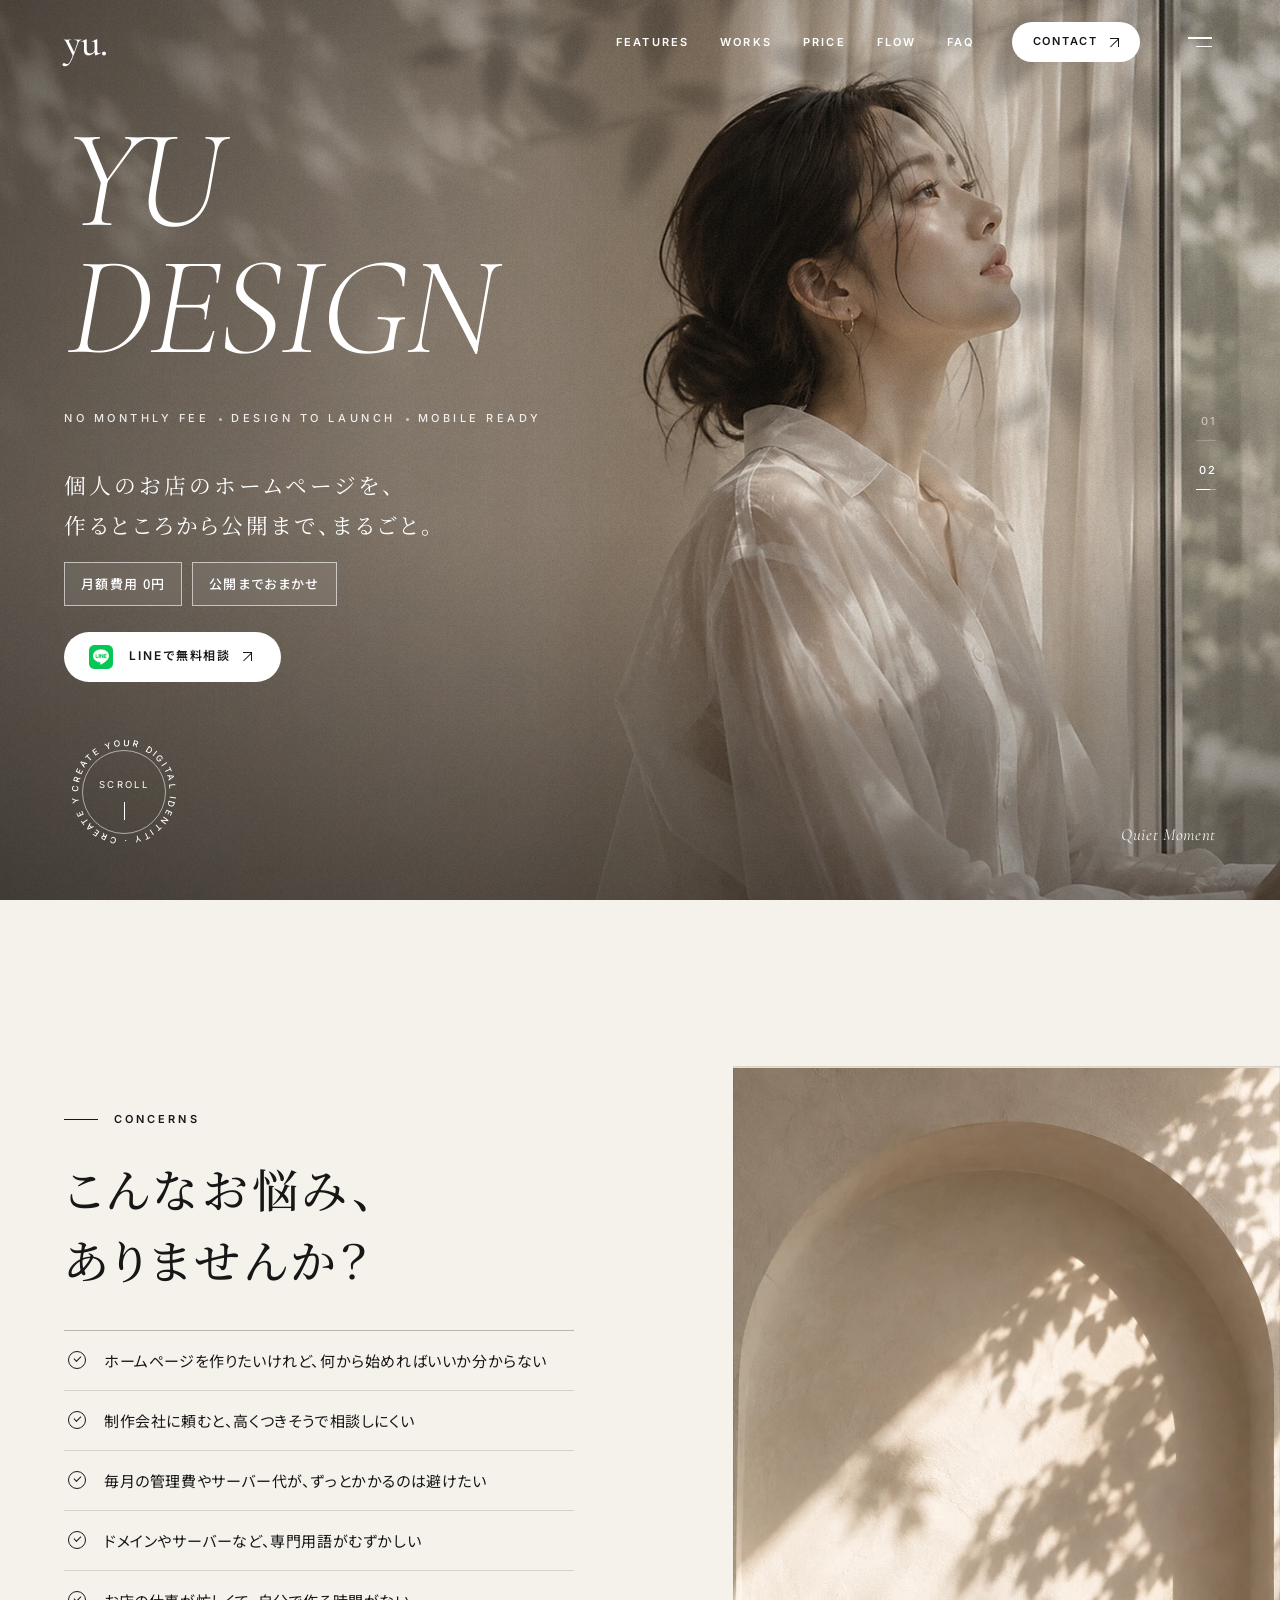
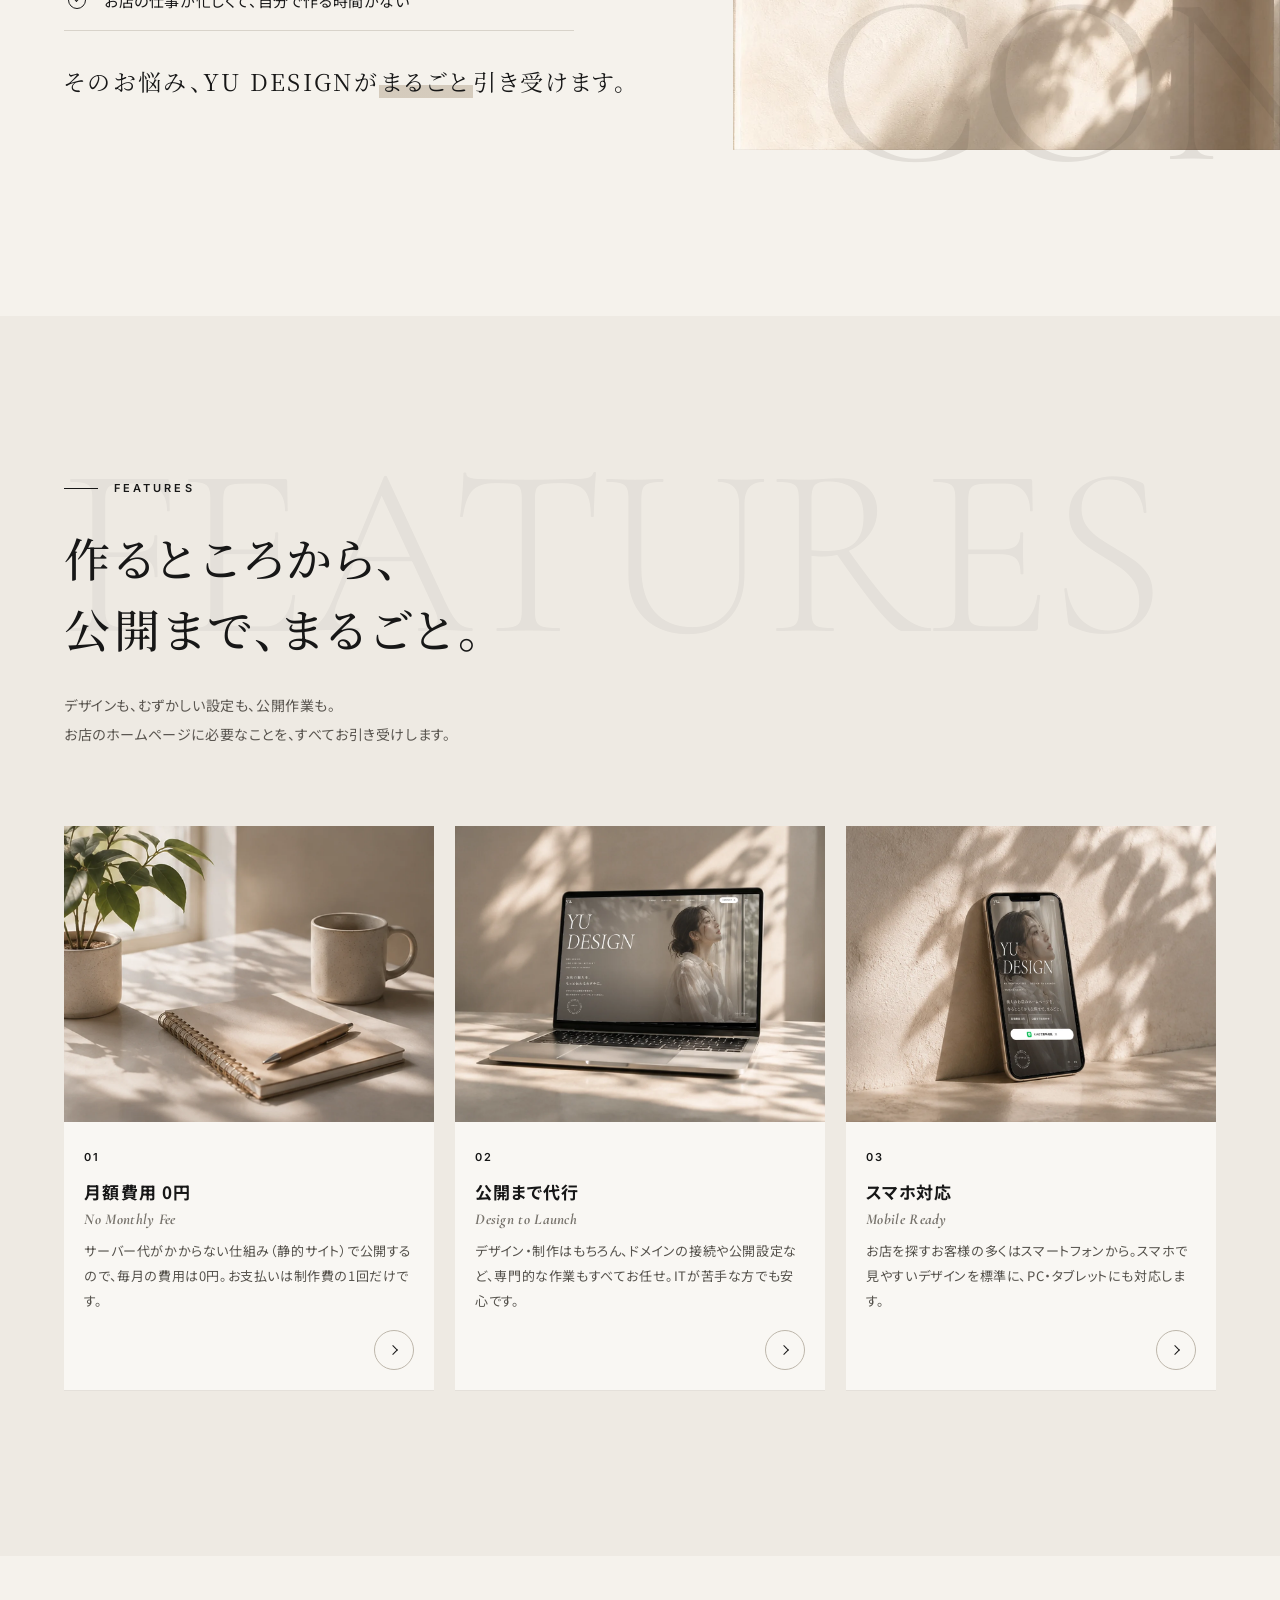
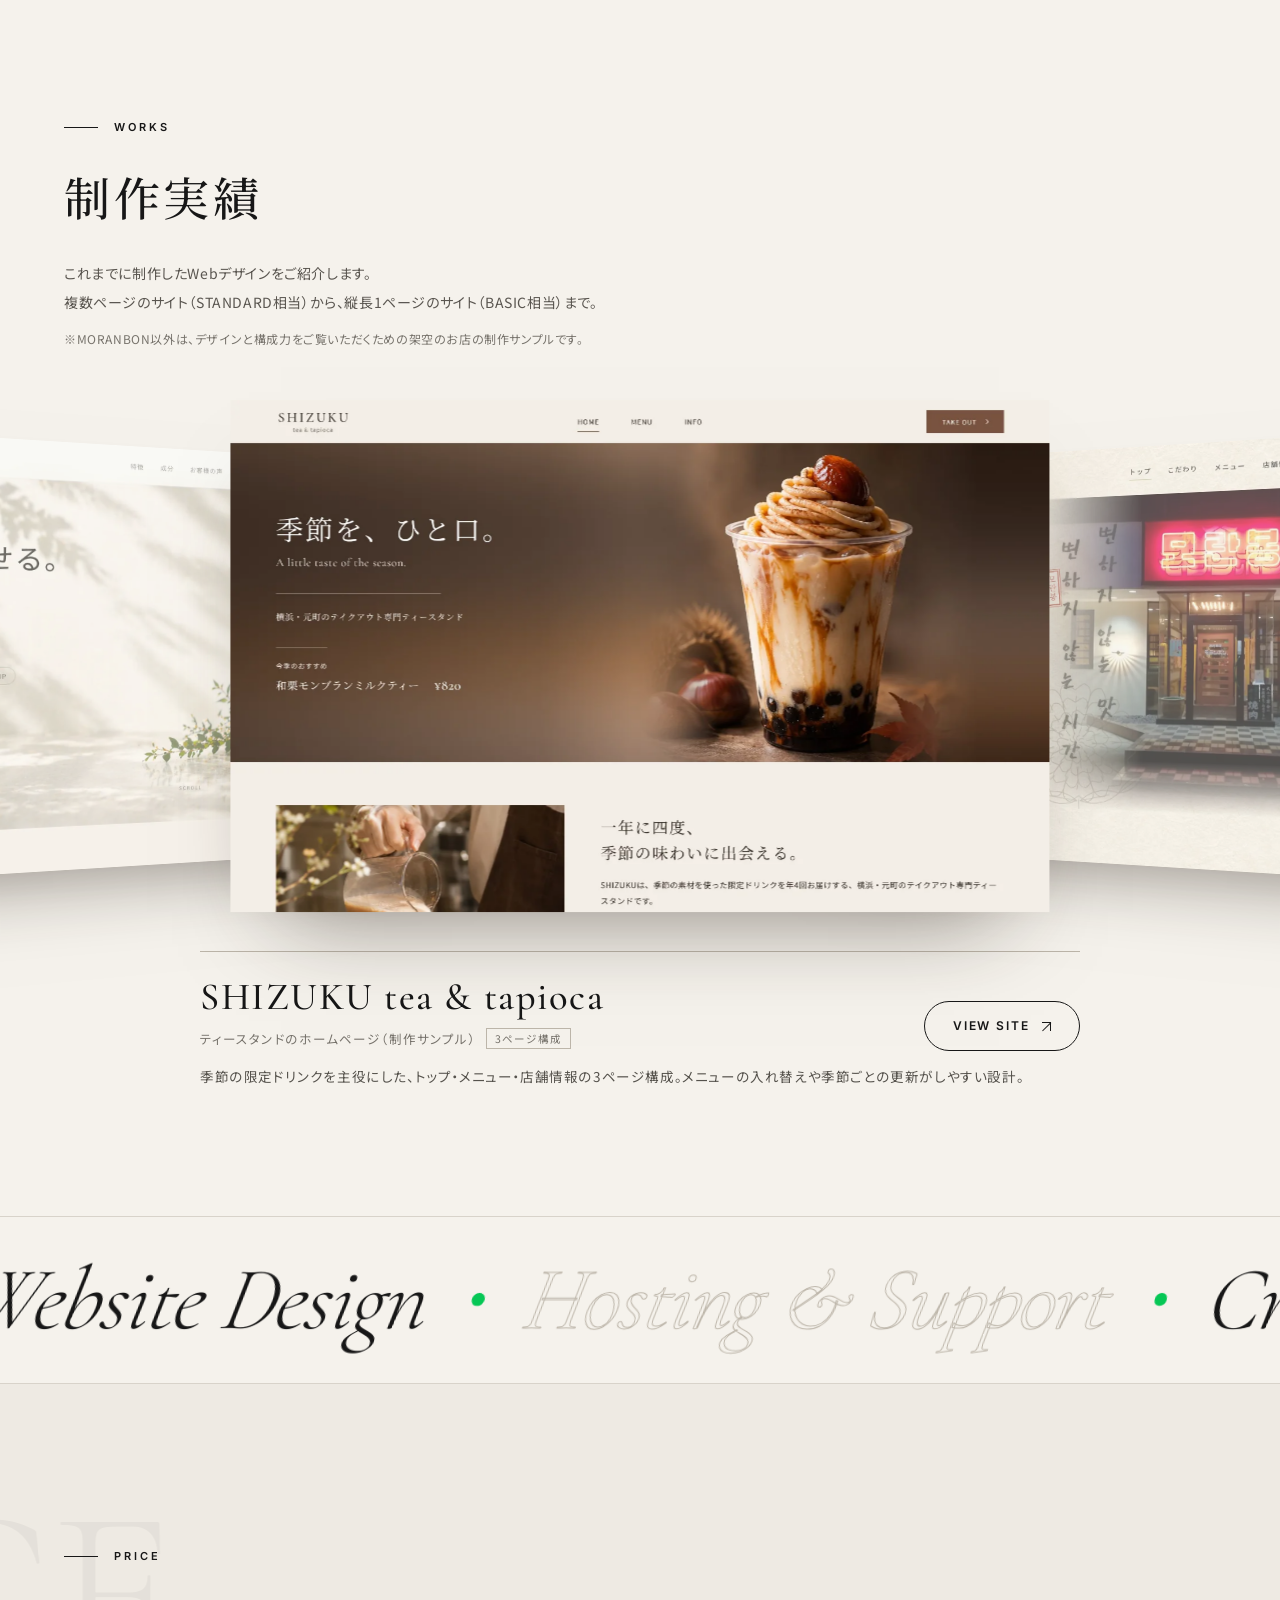
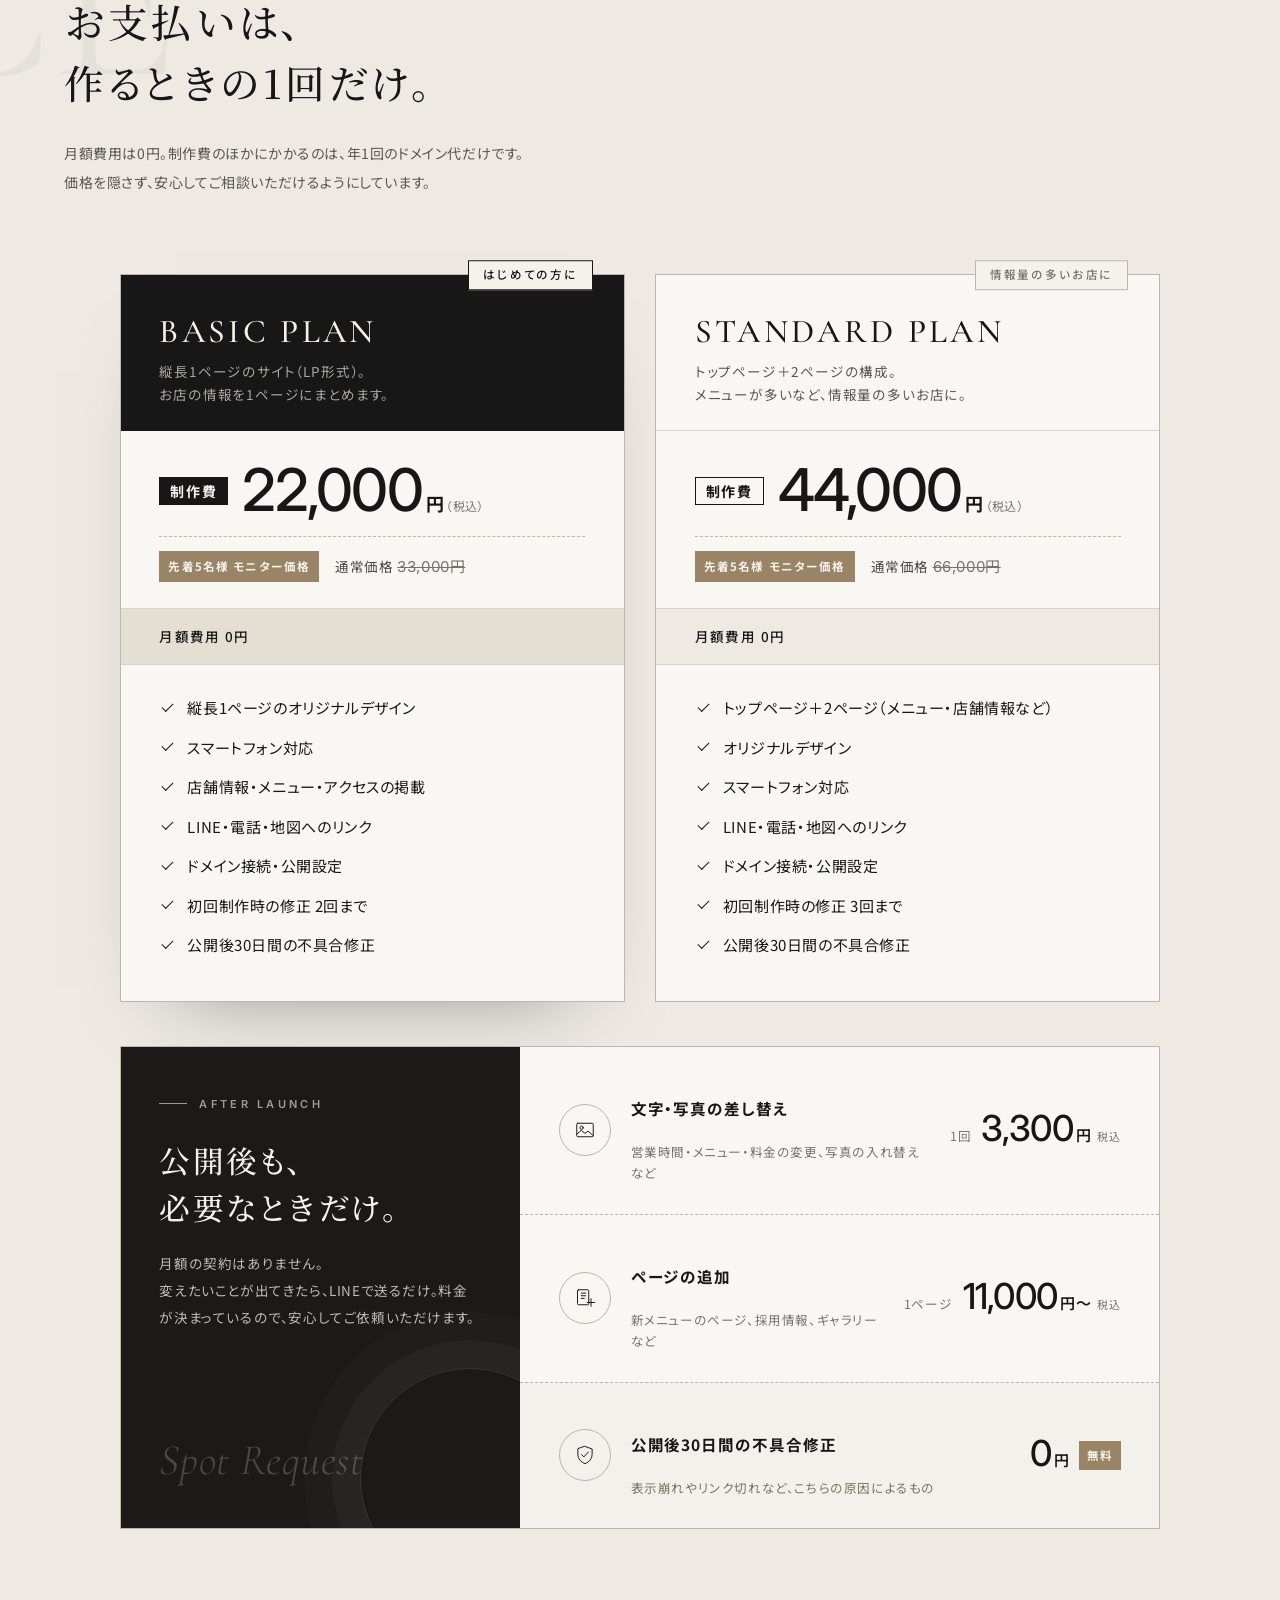
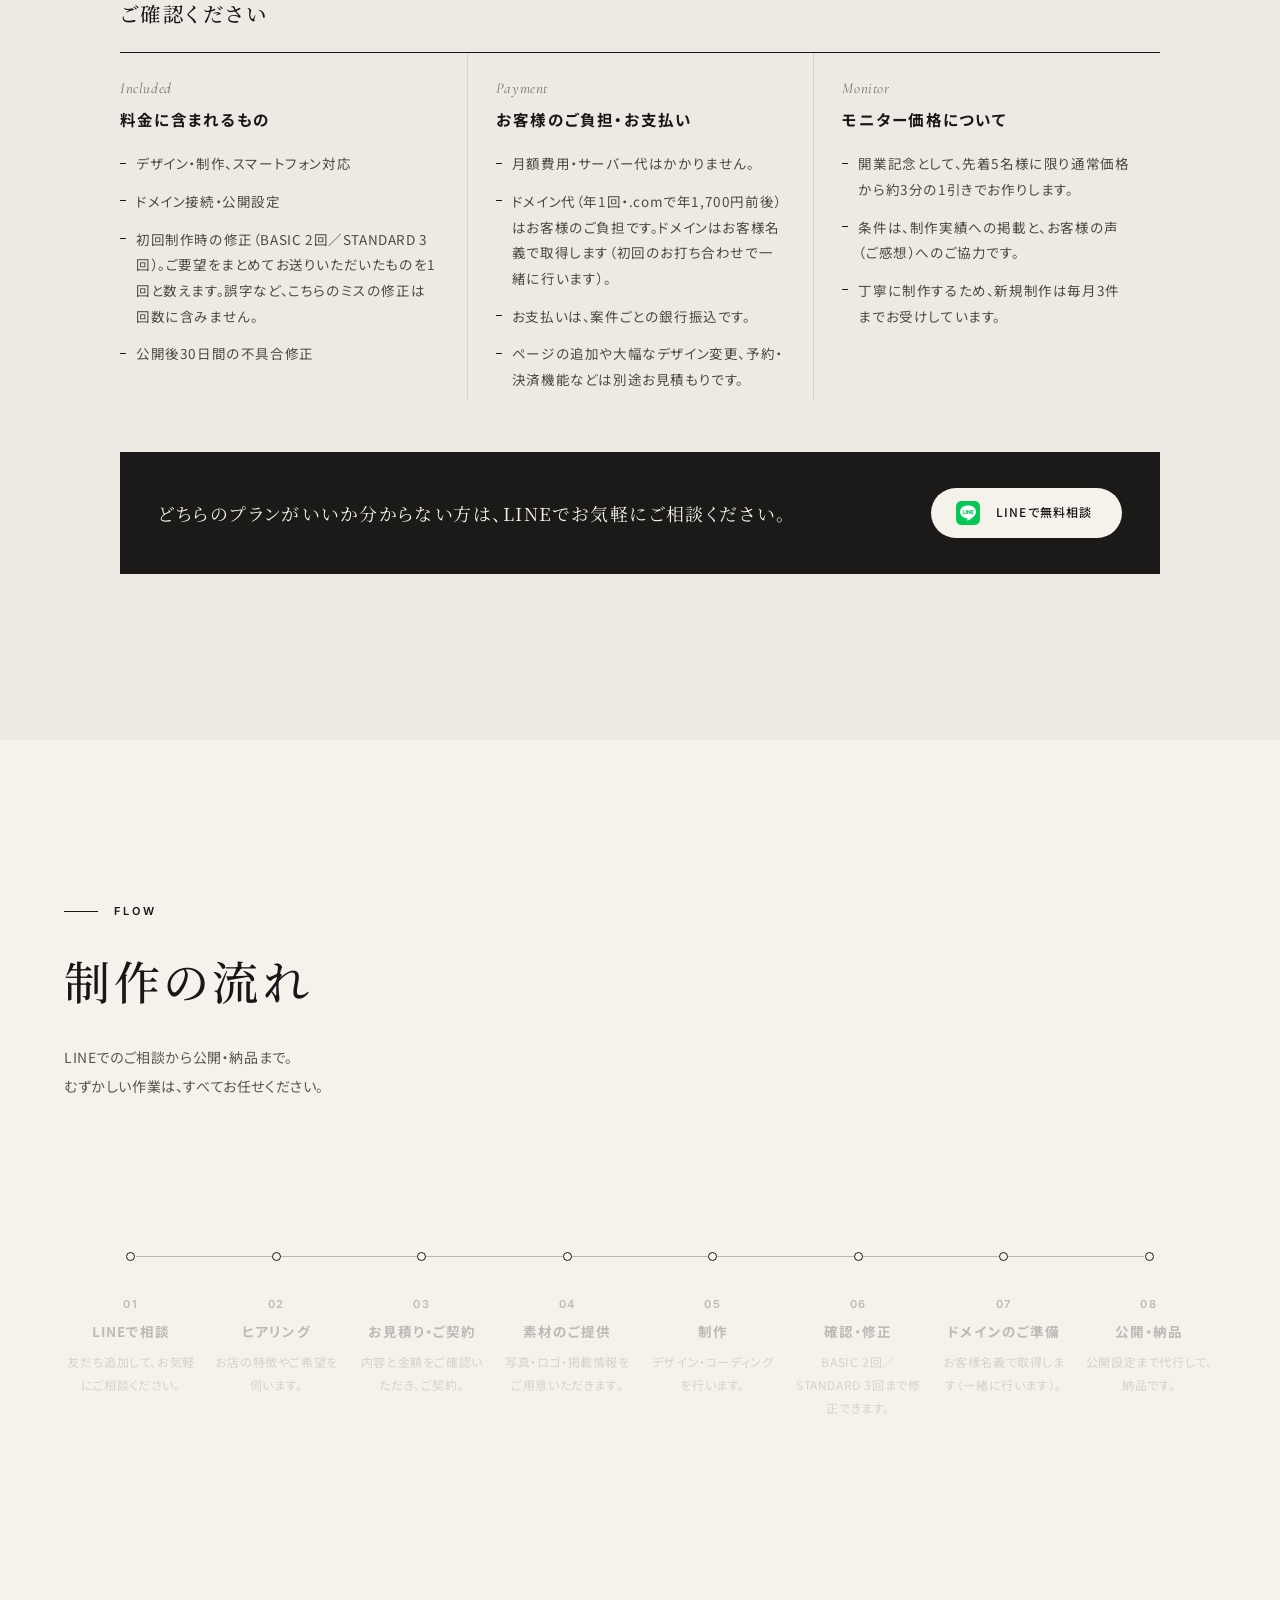
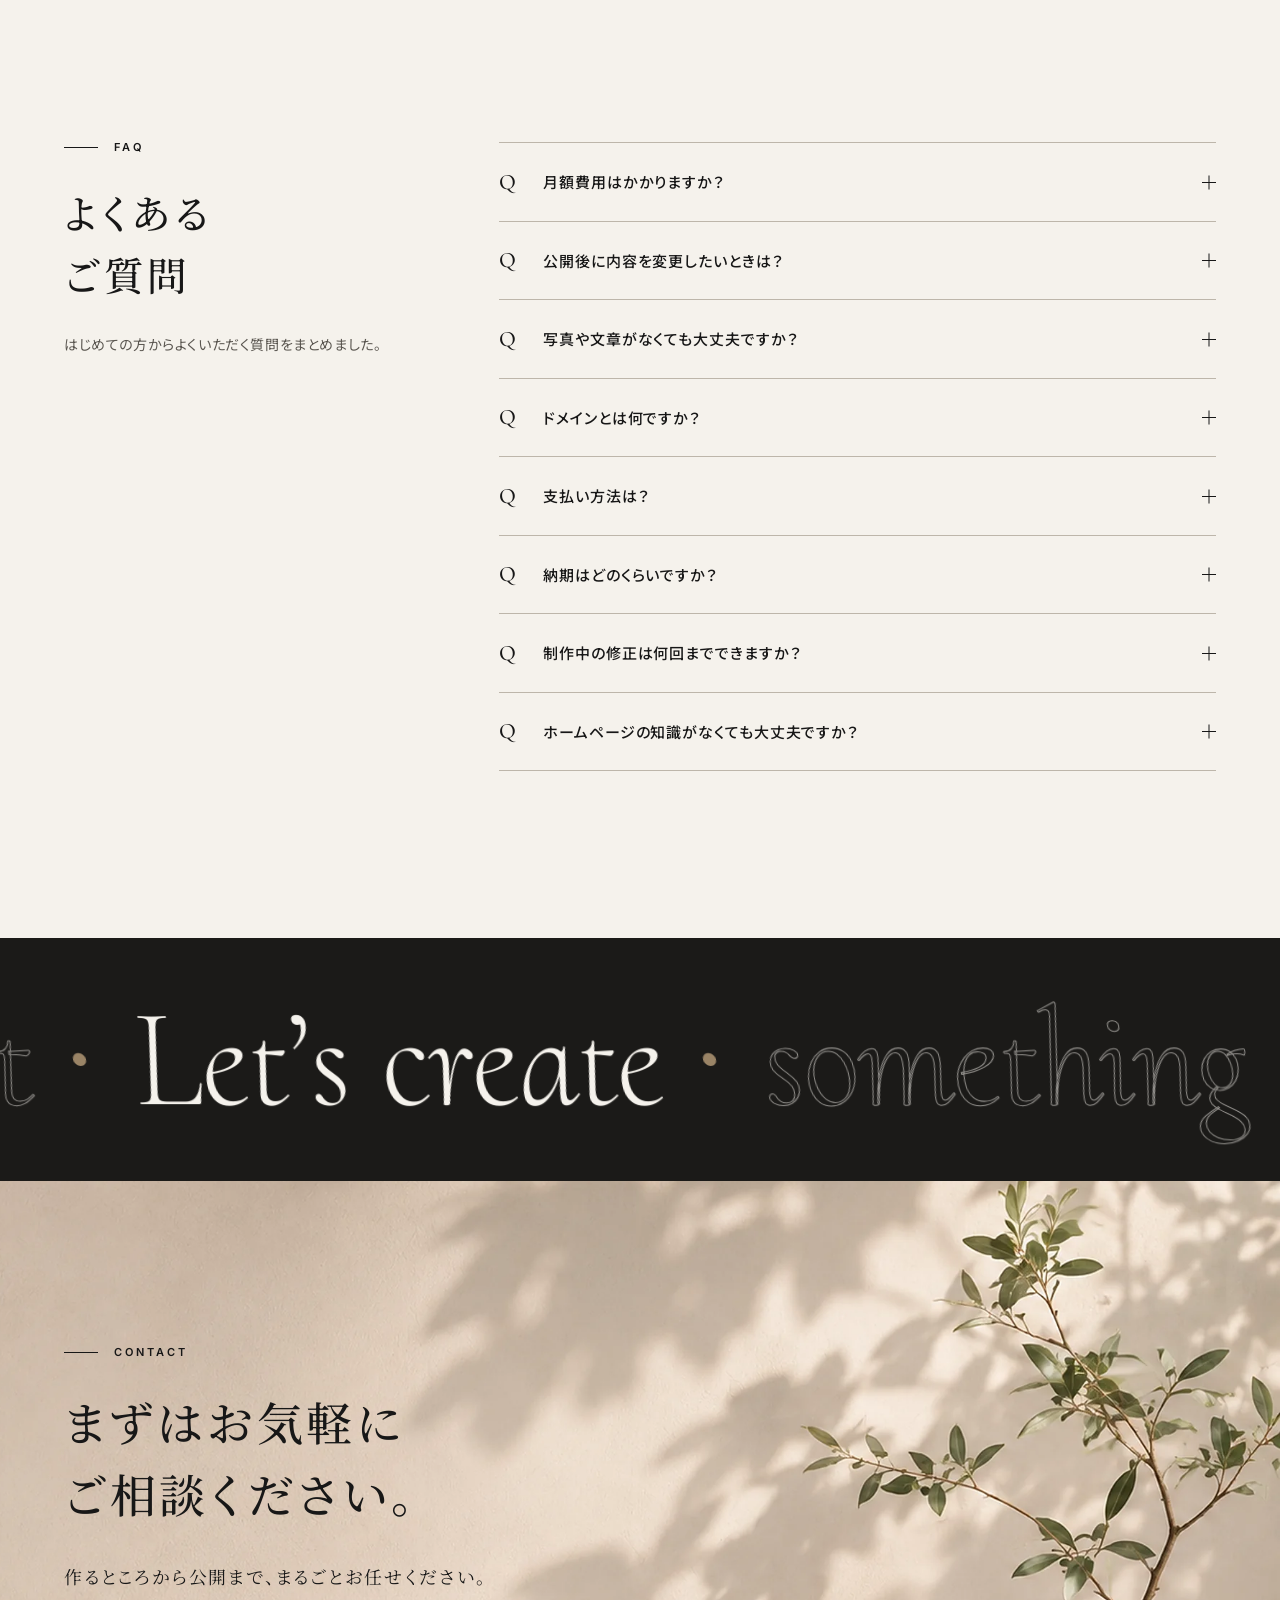
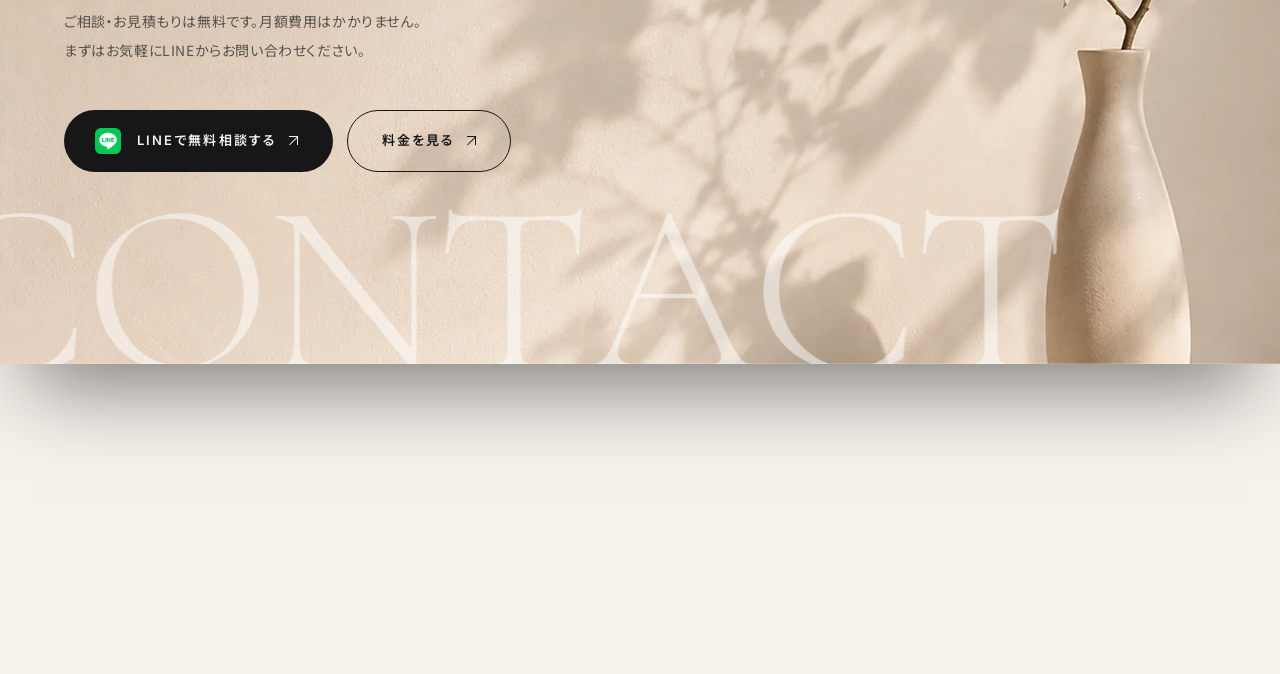
<file: index.html>
<!DOCTYPE html>
<html lang="ja">
<head>
  <meta charset="UTF-8">
  <meta name="viewport" content="width=device-width, initial-scale=1, viewport-fit=cover">
  <title>YU DESIGN｜個人のお店のホームページ制作</title>
  <meta name="description" content="YU DESIGNは、個人のお店・個人事業主向けのホームページ制作サービスです。作るところから公開まで、まるごとお任せ。月額費用0円、制作費22,000円から（先着5名様）。相談はLINEで無料。">
  <meta name="theme-color" content="#F5F2EC">
  <link rel="canonical" href="https://yu-creative-studio.github.io/">

  <!-- OGP -->
  <meta property="og:type" content="website">
  <meta property="og:site_name" content="YU DESIGN">
  <meta property="og:title" content="YU DESIGN｜個人のお店のホームページ制作">
  <meta property="og:description" content="個人のお店のホームページを、作るところから公開まで、まるごと。月額費用0円。">
  <meta property="og:url" content="https://yu-creative-studio.github.io/">
  <meta property="og:image" content="https://yu-creative-studio.github.io/images/common/ogp.jpg">
  <meta property="og:image:width" content="1200">
  <meta property="og:image:height" content="630">
  <meta property="og:locale" content="ja_JP">
  <meta name="twitter:card" content="summary_large_image">

  <link rel="icon" href="assets/favicon.svg" type="image/svg+xml">
  <link rel="apple-touch-icon" href="assets/apple-touch-icon.png">

  <!-- Fonts -->
  <link rel="preconnect" href="https://fonts.googleapis.com">
  <link rel="preconnect" href="https://fonts.gstatic.com" crossorigin>
  <link rel="stylesheet" href="https://fonts.googleapis.com/css2?family=Cormorant+Garamond:ital,wght@0,300;0,400;0,500;0,600;1,300;1,400;1,500&family=Inter:wght@400;500;600&family=Noto+Sans+JP:wght@400;500;700&family=Noto+Serif+JP:wght@400;500&display=swap">

  <link rel="preload" as="image" href="images/hero/slide-1.webp" type="image/webp">
  <link rel="stylesheet" href="css/style.css">
  <script>document.documentElement.classList.add("js");</script>

  <script type="application/ld+json">
  {
    "@context": "https://schema.org",
    "@type": "ProfessionalService",
    "name": "YU DESIGN",
    "description": "個人のお店・個人事業主向けのホームページ制作サービス（月額費用0円）",
    "url": "https://yu-creative-studio.github.io/",
    "slogan": "Design that moves business forward.",
    "priceRange": "¥22,000〜"
  }
  </script>
</head>
<body>
  <a class="skip-link" href="#main">本文へスキップ</a>

  <!-- ============ LOADER ============ -->
  <div class="loader" aria-hidden="true">
    <div class="loader__panels"><i></i><i></i><i></i><i></i><i></i></div>
    <div class="loader__inner">
      <p class="loader__mark">yu.</p>
      <p class="loader__sub">YU DESIGN</p>
    </div>
    <p class="loader__count"><span class="js-load-num">000</span></p>
  </div>

  <!-- cursor -->
  <div class="cursor" aria-hidden="true"><span class="cursor__dot"></span><span class="cursor__ring"><em class="cursor__label"></em></span></div>
  <div class="progress" aria-hidden="true"><i></i></div>

  <!-- ============ HEADER ============ -->
  <header class="header" id="top">
    <div class="header__inner">
      <a class="logo" href="#top" aria-label="YU DESIGN トップへ戻る"><span class="logo__mark" aria-hidden="true">yu.</span></a>

      <nav class="gnav" aria-label="メインナビゲーション">
        <ul class="gnav__list">
          <li><a href="#features" data-hover>FEATURES</a></li>
          <li><a href="#works" data-hover>WORKS</a></li>
          <li><a href="#price" data-hover>PRICE</a></li>
          <li><a href="#flow" data-hover>FLOW</a></li>
          <li><a href="#faq" data-hover>FAQ</a></li>
        </ul>
      </nav>

      <a class="pill pill--dark header__cta js-line" role="link" data-magnetic>CONTACT<span class="pill__arrow" aria-hidden="true"></span></a>

      <button class="menu-btn" type="button" aria-expanded="false" aria-controls="menu" aria-label="メニューを開く" data-magnetic>
        <span></span><span></span>
      </button>
    </div>
  </header>

  <!-- Full-screen menu -->
  <div class="menu" id="menu" aria-hidden="true">
    <div class="menu__bg"></div>
    <div class="menu__inner">
      <nav class="menu__nav" aria-label="メニュー">
        <ol>
          <li><a href="#features"><span class="menu__no">01</span><span class="menu__word">Features</span><span class="menu__ja">特長</span></a></li>
          <li><a href="#concerns"><span class="menu__no">02</span><span class="menu__word">Concerns</span><span class="menu__ja">こんなお悩みに</span></a></li>
          <li><a href="#works"><span class="menu__no">03</span><span class="menu__word">Works</span><span class="menu__ja">制作実績</span></a></li>
          <li><a href="#price"><span class="menu__no">04</span><span class="menu__word">Price</span><span class="menu__ja">料金</span></a></li>
          <li><a href="#flow"><span class="menu__no">05</span><span class="menu__word">Flow</span><span class="menu__ja">制作の流れ</span></a></li>
          <li><a href="#contact"><span class="menu__no">06</span><span class="menu__word">Contact</span><span class="menu__ja">お問い合わせ</span></a></li>
        </ol>
      </nav>
      <div class="menu__side">
        <p class="menu__mark">yu.</p>
        <p class="menu__tag">Design that moves business forward.</p>
        <a class="pill pill--line js-line" role="link"><img class="line-logo" src="assets/line-icon.png" alt="" width="24" height="24" aria-hidden="true">LINEで無料相談</a>
      </div>
    </div>
  </div>

  <main id="main">

    <!-- ============ HERO ============ -->
    <section class="hero" aria-labelledby="hero-title">
      <div class="hero__media">
        <img class="hero__fallback" src="images/hero/slide-1.webp" alt="" width="2400" height="1351" fetchpriority="high">
        <canvas class="hero__gl" aria-hidden="true"
          data-slides='[{"src":"images/hero/slide-1.webp","fx":0.8,"fy":0.42},{"src":"images/hero/slide-2.webp","fx":0.76,"fy":0.42}]'></canvas>
      </div>

      <div class="hero__inner">
        <h1 class="hero__title" id="hero-title">
          <span class="visually-hidden">YU DESIGN｜個人のお店のホームページ制作</span>
          <span class="hero__line" aria-hidden="true" data-chars>YU</span>
          <span class="hero__line hero__line--2" aria-hidden="true" data-chars>DESIGN</span>
        </h1>
        <ul class="hero__tags hero__tags--row" aria-label="特長">
          <li>NO MONTHLY FEE</li>
          <li>DESIGN TO LAUNCH</li>
          <li>MOBILE READY</li>
        </ul>
        <p class="hero__catch">個人のお店のホームページを、<br>作るところから公開まで、まるごと。</p>
        <p class="hero__points"><span>月額費用 0円</span><span>公開までおまかせ</span></p>
        <a class="pill pill--light hero__cta js-line" role="link" data-magnetic><img class="line-logo" src="assets/line-icon.png" alt="" width="24" height="24" aria-hidden="true">LINEで無料相談<span class="pill__arrow" aria-hidden="true"></span></a>
      </div>

      <a class="hero__scroll" href="#concerns" aria-label="下へスクロール" data-magnetic>
        <svg viewBox="0 0 120 120" aria-hidden="true">
          <defs><path id="circlePath" d="M60,60 m-46,0 a46,46 0 1,1 92,0 a46,46 0 1,1 -92,0"/></defs>
          <text><textPath href="#circlePath">CREATE YOUR DIGITAL IDENTITY · CREATE YOUR DIGITAL IDENTITY · </textPath></text>
        </svg>
        <span class="hero__scroll-label">SCROLL</span>
        <span class="hero__scroll-arrow" aria-hidden="true"></span>
      </a>

      <ol class="hero__index" aria-hidden="true">
        <li class="is-active"><span>01</span><i></i></li>
        <li><span>02</span><i></i></li>
      </ol>
      <p class="hero__caption" aria-hidden="true"><span class="js-hero-cap">Light &amp; Air</span></p>
    </section>

    <!-- ============ CONCERNS ============ -->
    <section class="section about concerns" id="concerns" aria-labelledby="concerns-title">
      <div class="container about__grid">
        <p class="wm wm--about" aria-hidden="true" data-wm>Concerns</p>
        <div class="about__text">
          <p class="kicker" data-reveal>CONCERNS</p>
          <h2 class="shead__title shead__title--xl" id="concerns-title" data-split>こんなお悩み、<br>ありませんか？</h2>
          <ul class="worry-list" role="list">
            <li data-reveal>ホームページを作りたいけれど、何から始めればいいか分からない</li>
            <li data-reveal>制作会社に頼むと、高くつきそうで相談しにくい</li>
            <li data-reveal>毎月の管理費やサーバー代が、ずっとかかるのは避けたい</li>
            <li data-reveal>ドメインやサーバーなど、専門用語がむずかしい</li>
            <li data-reveal>お店の仕事が忙しくて、自分で作る時間がない</li>
          </ul>
          <p class="worry-answer" data-reveal>そのお悩み、<br class="sp-only">YU DESIGNが<em>まるごと</em>引き受けます。</p>
        </div>
        <figure class="about__arch" data-reveal="mask">
          <img src="images/common/about-arch.webp" alt="" width="1200" height="1500" loading="lazy" decoding="async" data-parallax-img>
        </figure>
      </div>
    </section>

    <!-- ============ FEATURES ============ -->
    <section class="section services" id="features" aria-labelledby="features-title">
      <p class="wm wm--services" aria-hidden="true" data-wm>Features</p>
      <div class="container">
        <div class="shead">
          <p class="kicker" data-reveal>FEATURES</p>
          <h2 class="shead__title shead__title--xl" id="features-title" data-split>作るところから、<br>公開まで、まるごと。</h2>
          <p class="shead__lead" data-reveal>デザインも、むずかしい設定も、公開作業も。<br>お店のホームページに必要なことを、すべてお引き受けします。</p>
        </div>

        <ul class="svc-list" role="list">
          <li class="svc" data-reveal data-tilt>
            <figure class="svc__img"><img src="images/service/service-02.webp" alt="観葉植物とノートが置かれた作業デスク" width="1200" height="960" loading="lazy" decoding="async"></figure>
            <div class="svc__body">
              <p class="svc__num">01</p>
              <h3 class="svc__title"><span class="ja">月額費用 0円</span><span class="en">No Monthly Fee</span></h3>
              <p class="svc__text">サーバー代がかからない仕組み（静的サイト）で公開するので、毎月の費用は0円。お支払いは制作費の1回だけです。</p>
            </div>
            <span class="svc__go" aria-hidden="true"></span>
          </li>
          <li class="svc" data-reveal data-tilt>
            <figure class="svc__img"><img src="images/service/service-01.webp" alt="ノートPCに表示されたYU DESIGNのWebサイト" width="1200" height="960" loading="lazy" decoding="async"></figure>
            <div class="svc__body">
              <p class="svc__num">02</p>
              <h3 class="svc__title"><span class="ja">公開まで代行</span><span class="en">Design to Launch</span></h3>
              <p class="svc__text">デザイン・制作はもちろん、ドメインの接続や公開設定など、専門的な作業もすべてお任せ。ITが苦手な方でも安心です。</p>
            </div>
            <span class="svc__go" aria-hidden="true"></span>
          </li>
          <li class="svc" data-reveal data-tilt>
            <figure class="svc__img"><img src="images/service/service-03.webp" alt="スマートフォンに表示されたYU DESIGNのWebサイト" width="1200" height="960" loading="lazy" decoding="async"></figure>
            <div class="svc__body">
              <p class="svc__num">03</p>
              <h3 class="svc__title"><span class="ja">スマホ対応</span><span class="en">Mobile Ready</span></h3>
              <p class="svc__text">お店を探すお客様の多くはスマートフォンから。スマホで見やすいデザインを標準に、PC・タブレットにも対応します。</p>
            </div>
            <span class="svc__go" aria-hidden="true"></span>
          </li>
        </ul>
      </div>
    </section>

    <!-- ============ WORKS ============ -->
    <section class="section works" id="works" aria-labelledby="works-title">
      <div class="container works__head">
        <div class="shead">
          <p class="kicker" data-reveal>WORKS</p>
          <h2 class="shead__title shead__title--xl" id="works-title" data-split>制作実績</h2>
          <p class="shead__lead" data-reveal>これまでに制作したWebデザインをご紹介します。<br>複数ページのサイト（STANDARD相当）から、縦長1ページのサイト（BASIC相当）まで。<br><small class="works__note">※MORANBON以外は、デザインと構成力をご覧いただくための架空のお店の制作サンプルです。</small></p>
        </div>
        <div class="works__nav" data-reveal>
          <button class="round-btn js-works-prev" type="button" aria-label="前の作品" data-magnetic><span class="round-btn__arrow round-btn__arrow--prev" aria-hidden="true"></span></button>
          <p class="works__count" aria-live="polite"><em class="js-works-cur">01</em> / <span class="js-works-total">06</span></p>
          <button class="round-btn js-works-next" type="button" aria-label="次の作品" data-magnetic><span class="round-btn__arrow" aria-hidden="true"></span></button>
        </div>
      </div>

      <div class="coverflow" data-reveal>
        <ul class="coverflow__track" role="list">
          <li class="cf" data-work="shizuku" data-type="3ページ構成">
            <a class="cf__card js-work" aria-label="SHIZUKU tea &amp; tapioca">
              <img src="images/works/shizuku.webp" alt="SHIZUKU tea &amp; tapioca ティースタンドのホームページのトップ画面" width="1440" height="900" loading="lazy" decoding="async" draggable="false">
            </a>
            <div class="cf__meta">
              <h3 class="cf__title">SHIZUKU tea &amp; tapioca</h3>
              <p class="cf__cat">ティースタンドのホームページ（制作サンプル）</p>
              <p class="cf__desc">季節の限定ドリンクを主役にした、トップ・メニュー・店舗情報の3ページ構成。メニューの入れ替えや季節ごとの更新がしやすい設計。</p>
            </div>
          </li>
          <li class="cf" data-work="moranbon" data-type="1ページ構成・実案件">
            <a class="cf__card js-work" aria-label="MORANBON">
              <img src="images/works/moranbon.webp" alt="MORANBON 韓国料理店のホームページのトップ画面" width="1440" height="900" loading="lazy" decoding="async" draggable="false">
            </a>
            <div class="cf__meta">
              <h3 class="cf__title">MORANBON</h3>
              <p class="cf__cat">韓国料理店のホームページ</p>
              <p class="cf__desc">韓紙をイメージした背景で、韓国の伝統的な雰囲気と高級感のある店舗の世界観を表現。</p>
            </div>
          </li>
          <li class="cf" data-work="rezard">
            <a class="cf__card js-work" aria-label="REZARD GYM">
              <img src="images/works/rezard-gym.webp" alt="REZARD GYM フィットネス・ジム向けLPのトップ画面" width="1440" height="900" loading="lazy" decoding="async" draggable="false">
            </a>
            <div class="cf__meta">
              <h3 class="cf__title">REZARD GYM</h3>
              <p class="cf__cat">フィットネス・ジム向けLP（制作サンプル）</p>
              <p class="cf__desc">トレーニングの力強さを、スタイリッシュな構成で。サービスの魅力が伝わる導線設計。</p>
            </div>
          </li>
          <li class="cf" data-work="lumie">
            <a class="cf__card js-work" aria-label="LUMIÉ">
              <img src="images/works/lumie-nail.webp" alt="Nail Atelier LUMIÉ ネイルサロン向けLPのトップ画面" width="1440" height="900" loading="lazy" decoding="async" draggable="false">
            </a>
            <div class="cf__meta">
              <h3 class="cf__title">LUMIÉ</h3>
              <p class="cf__cat">ネイルサロン向けLP（制作サンプル）</p>
              <p class="cf__desc">韓国トレンドネイルの世界観を、やわらかなピンクの配色で表現。LINE予約へ自然につながる導線設計。</p>
            </div>
          </li>
          <li class="cf" data-work="kohi">
            <a class="cf__card js-work" aria-label="KOH-I SEOUL">
              <img src="images/works/kohi-seoul.webp" alt="KOH-I SEOUL カフェ向けLPのトップ画面" width="1440" height="900" loading="lazy" decoding="async" draggable="false">
            </a>
            <div class="cf__meta">
              <h3 class="cf__title">KOH-I SEOUL</h3>
              <p class="cf__cat">カフェ向けLP（制作サンプル）</p>
              <p class="cf__desc">韓国カフェの世界観を、写真を活かしたミニマルなデザインで表現。</p>
            </div>
          </li>
          <li class="cf" data-work="botanica">
            <a class="cf__card js-work" aria-label="BOTANICA">
              <img src="images/works/botanica.webp" alt="BOTANICA ヘアケア・シャンプーブランド向けLPのトップ画面" width="1440" height="900" loading="lazy" decoding="async" draggable="false">
            </a>
            <div class="cf__meta">
              <h3 class="cf__title">BOTANICA</h3>
              <p class="cf__cat">ヘアケア・シャンプーブランド向けLP（制作サンプル）</p>
              <p class="cf__desc">美容ブランドらしい上質な配色と、商品の魅力を引き出すビジュアル構成。</p>
            </div>
          </li>
        </ul>
      </div>
      <div class="container works__info" aria-live="polite">
        <div class="works__info-inner js-works-info"></div>
      </div>
    </section>

    <div class="marquee" aria-hidden="true">
      <div class="marquee__track">
        <span>Website Design</span><i></i><span>Hosting &amp; Support</span><i></i><span>Creative Design</span><i></i><span>Brand Visual</span><i></i>
        <span>Website Design</span><i></i><span>Hosting &amp; Support</span><i></i><span>Creative Design</span><i></i><span>Brand Visual</span><i></i>
      </div>
    </div>

    <!-- ============ PRICE ============ -->
    <section class="section price" id="price" aria-labelledby="price-title">
      <p class="wm" aria-hidden="true" data-wm>Price</p>
      <div class="container">
        <div class="shead">
          <p class="kicker" data-reveal>PRICE</p>
          <h2 class="shead__title" id="price-title" data-split>お支払いは、<br>作るときの1回だけ。</h2>
          <p class="shead__lead" data-reveal>月額費用は0円。制作費のほかにかかるのは、年1回のドメイン代だけです。<br>価格を隠さず、安心してご相談いただけるようにしています。</p>
        </div>

        <div class="plans">
          <article class="plan plan--featured" data-reveal aria-labelledby="plan-basic">
            <p class="plan__badge">はじめての方に</p>
            <header class="plan__head">
              <h3 class="plan__name" id="plan-basic">BASIC PLAN</h3>
              <p class="plan__desc">縦長1ページのサイト（LP形式）。<br>お店の情報を1ページにまとめます。</p>
            </header>
            <div class="plan__prices">
              <p class="plan__price-main"><span class="plan__price-label">制作費</span><span class="num">22,000</span><span class="yen">円</span><small>（税込）</small></p>
              <p class="plan__price-sub"><em class="plan__monitor">先着5名様 モニター価格</em><span class="plan__reg">通常価格 <s class="plan__price-reg">33,000円</s></span></p>
            </div>
            <p class="plan__term">月額費用 0円</p>
            <ul class="plan__list" role="list">
              <li>縦長1ページのオリジナルデザイン</li>
              <li>スマートフォン対応</li>
              <li>店舗情報・メニュー・アクセスの掲載</li>
              <li>LINE・電話・地図へのリンク</li>
              <li>ドメイン接続・公開設定</li>
              <li>初回制作時の修正 2回まで</li>
              <li>公開後30日間の不具合修正</li>
            </ul>
          </article>
          <article class="plan" data-reveal aria-labelledby="plan-standard">
            <p class="plan__badge plan__badge--sub">情報量の多いお店に</p>
            <header class="plan__head">
              <h3 class="plan__name" id="plan-standard">STANDARD PLAN</h3>
              <p class="plan__desc">トップページ＋2ページの構成。<br>メニューが多いなど、情報量の多いお店に。</p>
            </header>
            <div class="plan__prices">
              <p class="plan__price-main"><span class="plan__price-label">制作費</span><span class="num">44,000</span><span class="yen">円</span><small>（税込）</small></p>
              <p class="plan__price-sub"><em class="plan__monitor">先着5名様 モニター価格</em><span class="plan__reg">通常価格 <s class="plan__price-reg">66,000円</s></span></p>
            </div>
            <p class="plan__term">月額費用 0円</p>
            <ul class="plan__list" role="list">
              <li>トップページ＋2ページ（メニュー・店舗情報など）</li>
              <li>オリジナルデザイン</li>
              <li>スマートフォン対応</li>
              <li>LINE・電話・地図へのリンク</li>
              <li>ドメイン接続・公開設定</li>
              <li>初回制作時の修正 3回まで</li>
              <li>公開後30日間の不具合修正</li>
            </ul>
          </article>
        </div>

        <article class="aft" data-reveal aria-labelledby="aft-title">
          <div class="aft__intro">
            <p class="aft__kicker">AFTER LAUNCH</p>
            <h3 class="aft__title" id="aft-title">公開後も、<br>必要なときだけ。</h3>
            <p class="aft__text">月額の契約はありません。<br>変えたいことが出てきたら、LINEで送るだけ。料金が決まっているので、安心してご依頼いただけます。</p>
            <p class="aft__en">Spot Request</p>
          </div>
          <ul class="aft__list" role="list">
            <li class="aft__row">
              <span class="aft__icon" aria-hidden="true"><svg viewBox="0 0 32 32"><rect x="5" y="7" width="22" height="18" rx="1.5"/><circle cx="11.5" cy="13" r="2.2"/><path d="M5 21.5l6-5 5 4 4-3 7 6"/></svg></span>
              <div class="aft__body">
                <h4 class="aft__label">文字・写真の差し替え</h4>
                <p class="aft__note">営業時間・メニュー・料金の変更、写真の入れ替えなど</p>
              </div>
              <p class="aft__price"><span class="aft__unit">1回</span><span class="num">3,300</span><span class="yen">円</span><small>税込</small></p>
            </li>
            <li class="aft__row">
              <span class="aft__icon" aria-hidden="true"><svg viewBox="0 0 32 32"><rect x="6" y="5" width="15" height="20" rx="1.5"/><path d="M11 9.5h6M11 13h6M11 16.5h4"/><path d="M24 17v10M19 22h10"/></svg></span>
              <div class="aft__body">
                <h4 class="aft__label">ページの追加</h4>
                <p class="aft__note">新メニューのページ、採用情報、ギャラリーなど</p>
              </div>
              <p class="aft__price"><span class="aft__unit">1ページ</span><span class="num">11,000</span><span class="yen">円〜</span><small>税込</small></p>
            </li>
            <li class="aft__row aft__row--free">
              <span class="aft__icon" aria-hidden="true"><svg viewBox="0 0 32 32"><path d="M16 4.5l9.5 3.5v7c0 6-4 10.5-9.5 12.5C10.5 25.5 6.5 21 6.5 15V8z"/><path d="M11.5 15.5l3 3 6-6.5"/></svg></span>
              <div class="aft__body">
                <h4 class="aft__label">公開後30日間の不具合修正</h4>
                <p class="aft__note">表示崩れやリンク切れなど、こちらの原因によるもの</p>
              </div>
              <p class="aft__price aft__price--free"><span class="num">0</span><span class="yen">円</span><small>無料</small></p>
            </li>
          </ul>
        </article>

        <div class="price-notes" data-reveal>
          <h3 class="price-notes__title">ご確認ください</h3>
          <div class="price-notes__grid">
            <section class="price-notes__col">
              <p class="price-notes__en">Included</p>
              <h4>料金に含まれるもの</h4>
              <ul role="list">
                <li>デザイン・制作、スマートフォン対応</li>
                <li>ドメイン接続・公開設定</li>
                <li>初回制作時の修正（BASIC 2回／STANDARD 3回）。ご要望をまとめてお送りいただいたものを1回と数えます。誤字など、こちらのミスの修正は回数に含みません。</li>
                <li>公開後30日間の不具合修正</li>
              </ul>
            </section>
            <section class="price-notes__col">
              <p class="price-notes__en">Payment</p>
              <h4>お客様のご負担・お支払い</h4>
              <ul role="list">
                <li>月額費用・サーバー代はかかりません。</li>
                <li>ドメイン代（年1回・.comで年1,700円前後）はお客様のご負担です。ドメインはお客様名義で取得します（初回のお打ち合わせで一緒に行います）。</li>
                <li>お支払いは、案件ごとの銀行振込です。</li>
                <li>ページの追加や大幅なデザイン変更、予約・決済機能などは別途お見積もりです。</li>
              </ul>
            </section>
            <section class="price-notes__col">
              <p class="price-notes__en">Monitor</p>
              <h4>モニター価格について</h4>
              <ul role="list">
                <li>開業記念として、先着5名様に限り通常価格から約3分の1引きでお作りします。</li>
                <li>条件は、制作実績への掲載と、お客様の声（ご感想）へのご協力です。</li>
                <li>丁寧に制作するため、新規制作は毎月3件までお受けしています。</li>
              </ul>
            </section>
          </div>
        </div>

        <div class="price-cta" data-reveal>
          <p class="price-cta__text">どちらのプランがいいか分からない方は、<br class="sp-only">LINEでお気軽にご相談ください。</p>
          <a class="pill pill--line js-line" data-magnetic role="link"><img class="line-logo" src="assets/line-icon.png" alt="" width="24" height="24" aria-hidden="true">LINEで無料相談</a>
        </div>
      </div>
    </section>

    <!-- ============ FLOW ============ -->
    <section class="section flow" id="flow" aria-labelledby="flow-title">
      <div class="container">
        <div class="shead">
          <p class="kicker" data-reveal>FLOW</p>
          <h2 class="shead__title shead__title--xl" id="flow-title" data-split>制作の流れ</h2>
          <p class="shead__lead" data-reveal>LINEでのご相談から公開・納品まで。<br>むずかしい作業は、すべてお任せください。</p>
        </div>
        <ol class="flow__list flow__list--8" data-line>
          <li class="step">
            <span class="step__icon" aria-hidden="true"><svg viewBox="0 0 32 32"><path d="M5 8.5C5 7.1 6.1 6 7.5 6h17C25.9 6 27 7.1 27 8.5v11c0 1.4-1.1 2.5-2.5 2.5H14l-6 4.5V22h-.5C6.1 22 5 20.9 5 19.5z"/><path d="M11 13h10M11 16.5h6"/></svg></span>
            <span class="step__dot" aria-hidden="true"></span>
            <span class="step__num">01</span>
            <h3 class="step__title">LINEで相談</h3>
            <p class="step__text">友だち追加して、お気軽にご相談ください。</p>
          </li>
          <li class="step">
            <span class="step__icon" aria-hidden="true"><svg viewBox="0 0 32 32"><circle cx="16" cy="11" r="5"/><path d="M6.5 27c1.2-5 5-8 9.5-8s8.3 3 9.5 8"/></svg></span>
            <span class="step__dot" aria-hidden="true"></span>
            <span class="step__num">02</span>
            <h3 class="step__title">ヒアリング</h3>
            <p class="step__text">お店の特徴やご希望を伺います。</p>
          </li>
          <li class="step">
            <span class="step__icon" aria-hidden="true"><svg viewBox="0 0 32 32"><rect x="8" y="4.5" width="16" height="23" rx="1.5"/><path d="M12 11h8M12 15h8M12 19h5"/><path d="M18 23.5l2 2 4-4"/></svg></span>
            <span class="step__dot" aria-hidden="true"></span>
            <span class="step__num">03</span>
            <h3 class="step__title">お見積り・ご契約</h3>
            <p class="step__text">内容と金額をご確認いただき、ご契約。</p>
          </li>
          <li class="step">
            <span class="step__icon" aria-hidden="true"><svg viewBox="0 0 32 32"><rect x="5" y="8" width="22" height="17" rx="1.5"/><circle cx="11.5" cy="14" r="2.2"/><path d="M5 22l6-5 5 4 4-3 7 6"/></svg></span>
            <span class="step__dot" aria-hidden="true"></span>
            <span class="step__num">04</span>
            <h3 class="step__title">素材のご提供</h3>
            <p class="step__text">写真・ロゴ・掲載情報をご用意いただきます。</p>
          </li>
          <li class="step">
            <span class="step__icon" aria-hidden="true"><svg viewBox="0 0 32 32"><rect x="4" y="6" width="24" height="16" rx="1.5"/><path d="M12 27h8M16 22v5M9 11l-2.5 3L9 17M23 11l2.5 3L23 17M17.5 10l-3 8"/></svg></span>
            <span class="step__dot" aria-hidden="true"></span>
            <span class="step__num">05</span>
            <h3 class="step__title">制作</h3>
            <p class="step__text">デザイン・コーディングを行います。</p>
          </li>
          <li class="step">
            <span class="step__icon" aria-hidden="true"><svg viewBox="0 0 32 32"><circle cx="16" cy="16" r="11"/><path d="M11 16.5l3.5 3.5 6.5-7"/></svg></span>
            <span class="step__dot" aria-hidden="true"></span>
            <span class="step__num">06</span>
            <h3 class="step__title">確認・修正</h3>
            <p class="step__text">BASIC 2回／STANDARD 3回まで修正できます。</p>
          </li>
          <li class="step">
            <span class="step__icon" aria-hidden="true"><svg viewBox="0 0 32 32"><circle cx="16" cy="16" r="11"/><path d="M5 16h22M16 5c3 3 4.5 6.8 4.5 11S19 24 16 27c-3-3-4.5-6.8-4.5-11S13 8 16 5z"/></svg></span>
            <span class="step__dot" aria-hidden="true"></span>
            <span class="step__num">07</span>
            <h3 class="step__title">ドメインのご準備</h3>
            <p class="step__text">お客様名義で取得します（一緒に行います）。</p>
          </li>
          <li class="step">
            <span class="step__icon" aria-hidden="true"><svg viewBox="0 0 32 32"><path d="M16 4l3 8h8l-6.5 5 2.5 8L16 20l-7 5 2.5-8L5 12h8z"/></svg></span>
            <span class="step__dot" aria-hidden="true"></span>
            <span class="step__num">08</span>
            <h3 class="step__title">公開・納品</h3>
            <p class="step__text">公開設定まで代行して、納品です。</p>
          </li>
        </ol>
      </div>
    </section>

    <!-- ============ FAQ ============ -->
    <section class="section faq" id="faq" aria-labelledby="faq-title">
      <div class="container faq__grid">
        <div class="shead">
          <p class="kicker" data-reveal>FAQ</p>
          <h2 class="shead__title" id="faq-title" data-split>よくある<br>ご質問</h2>
          <p class="shead__lead" data-reveal>はじめての方からよくいただく質問をまとめました。</p>
        </div>
        <div class="faq__list">
          <details class="qa" data-reveal>
            <summary><span class="qa__q">Q</span><span class="qa__text">月額費用はかかりますか？</span><span class="qa__icon" aria-hidden="true"></span></summary>
            <div class="qa__a"><span class="qa__mark">A</span><p>かかりません。お支払いは制作費の1回だけです。サーバー代がかからない仕組み（静的サイト）で公開するため、毎月の費用は0円です。ほかにかかるのは、年1回のドメイン代（.comで年1,700円前後）だけです。</p></div>
          </details>
          <details class="qa" data-reveal>
            <summary><span class="qa__q">Q</span><span class="qa__text">公開後に内容を変更したいときは？</span><span class="qa__icon" aria-hidden="true"></span></summary>
            <div class="qa__a"><span class="qa__mark">A</span><p>LINEでご依頼ください。文字・写真の差し替えは1回3,300円、ページの追加は1ページ11,000円〜で対応します。公開後30日間の不具合修正は無料です。</p></div>
          </details>
          <details class="qa" data-reveal>
            <summary><span class="qa__q">Q</span><span class="qa__text">写真や文章がなくても大丈夫ですか？</span><span class="qa__icon" aria-hidden="true"></span></summary>
            <div class="qa__a"><span class="qa__mark">A</span><p>大丈夫です。ヒアリングの内容をもとに、掲載する文章をご提案します。写真は、お手持ちのスマートフォンで撮ったものでも制作できます。</p></div>
          </details>
          <details class="qa" data-reveal>
            <summary><span class="qa__q">Q</span><span class="qa__text">ドメインとは何ですか？</span><span class="qa__icon" aria-hidden="true"></span></summary>
            <div class="qa__a"><span class="qa__mark">A</span><p>ホームページの住所（例：〇〇.com）のことです。お客様名義で取得し、年1回の更新費用（.comで年1,700円前後）がかかります。取得は初回のお打ち合わせで一緒に行うので、ご安心ください（15〜20分ほど）。</p></div>
          </details>
          <details class="qa" data-reveal>
            <summary><span class="qa__q">Q</span><span class="qa__text">支払い方法は？</span><span class="qa__icon" aria-hidden="true"></span></summary>
            <div class="qa__a"><span class="qa__mark">A</span><p>案件ごとの銀行振込です。お振込みのタイミングは、お見積り・ご契約の際にご案内します。</p></div>
          </details>
          <details class="qa" data-reveal>
            <summary><span class="qa__q">Q</span><span class="qa__text">納期はどのくらいですか？</span><span class="qa__icon" aria-hidden="true"></span></summary>
            <div class="qa__a"><span class="qa__mark">A</span><p>素材（写真・掲載情報）がそろってから、BASICで約2〜3週間、STANDARDで約3〜4週間が目安です。内容によって前後するため、ヒアリング後にご案内します。</p></div>
          </details>
          <details class="qa" data-reveal>
            <summary><span class="qa__q">Q</span><span class="qa__text">制作中の修正は何回までできますか？</span><span class="qa__icon" aria-hidden="true"></span></summary>
            <div class="qa__a"><span class="qa__mark">A</span><p>BASICは2回、STANDARDは3回までです。ご要望をまとめてお送りいただいたものを1回と数えます。誤字など、こちらのミスによる修正は回数に含みません。</p></div>
          </details>
          <details class="qa" data-reveal>
            <summary><span class="qa__q">Q</span><span class="qa__text">ホームページの知識がなくても大丈夫ですか？</span><span class="qa__icon" aria-hidden="true"></span></summary>
            <div class="qa__a"><span class="qa__mark">A</span><p>問題ありません。専門用語を使わず、必要なことはすべてご案内します。制作から公開まで、まるごとお任せください。</p></div>
          </details>
        </div>
      </div>
    </section>

    <div class="marquee marquee--cta" aria-hidden="true">
      <div class="marquee__track" data-dir="1">
        <span>Let’s create</span><i></i><span>something great</span><i></i><span>Let’s create</span><i></i><span>something great</span><i></i><span>Let’s create</span><i></i><span>something great</span><i></i>
      </div>
    </div>

    <!-- ============ CONTACT ============ -->
    <section class="contact" id="contact" aria-labelledby="contact-title">
      <p class="wm wm--contact" aria-hidden="true" data-wm data-wmchars>Contact</p>
      <figure class="contact__visual" aria-hidden="true"><img src="images/common/contact-bg.webp" alt="" width="2400" height="1351" loading="lazy" decoding="async"></figure>
      <div class="container contact__inner">
        <p class="kicker" data-reveal>CONTACT</p>
        <h2 class="shead__title shead__title--xl" id="contact-title" data-split>まずはお気軽に<br>ご相談ください。</h2>
        <p class="contact__lead" data-reveal>作るところから公開まで、まるごとお任せください。</p>
        <p class="contact__text" data-reveal>ご相談・お見積もりは無料です。月額費用はかかりません。<br>まずはお気軽にLINEからお問い合わせください。</p>
        <div class="contact__cta" data-reveal>
          <a class="pill pill--dark pill--lg js-line" role="link" data-magnetic><img class="line-logo" src="assets/line-icon.png" alt="" width="24" height="24" aria-hidden="true">LINEで無料相談する<span class="pill__arrow" aria-hidden="true"></span></a>
          <a class="pill pill--outline pill--lg" href="#price" data-magnetic>料金を見る<span class="pill__arrow" aria-hidden="true"></span></a>
        </div>
        <p class="line-status" hidden>LINE公式アカウントは現在準備中です。公開まで今しばらくお待ちください。</p>
      </div>
    </section>
  </main>

  <!-- ============ FOOTER ============ -->
  <footer class="footer">
    <div class="container footer__inner">
      <a class="footer__logo" href="#top" aria-label="YU DESIGN トップへ戻る"><span class="logo__mark" aria-hidden="true">yu.</span><span class="footer__sub" aria-hidden="true">YU DESIGN</span></a>
      <nav aria-label="フッターナビゲーション">
        <ul class="footer__nav">
          <li><a href="#concerns">CONCERNS</a></li>
          <li><a href="#features">FEATURES</a></li>
          <li><a href="#works">WORKS</a></li>
          <li><a href="#price">PRICE</a></li>
          <li><a href="#flow">FLOW</a></li>
          <li><a href="#faq">FAQ</a></li>
          <li><a href="#contact">CONTACT</a></li>
        </ul>
      </nav>
      <a class="footer__line js-line" role="link" aria-label="LINE公式アカウント"><img class="line-logo" src="assets/line-icon.png" alt="" width="24" height="24" aria-hidden="true"></a>
      <p class="footer__tag">Design that moves business forward.</p>
      <p class="footer__copy"><small>Copyright © YU DESIGN. All Rights Reserved.</small></p>
    </div>
    <p class="footer__big" aria-hidden="true" data-wmchars>yu.</p>
  </footer>

  <!-- Mobile sticky CTA -->
  <div class="sticky-cta" aria-hidden="true">
    <a class="pill pill--line pill--block js-line" role="link" tabindex="-1"><img class="line-logo" src="assets/line-icon.png" alt="" width="24" height="24" aria-hidden="true">LINEで無料相談</a>
  </div>

  <script src="js/config.js"></script>
  <script src="js/hero-gl.js" defer></script>
  <script src="js/main.js" defer></script>
</body>
</html>
</file>
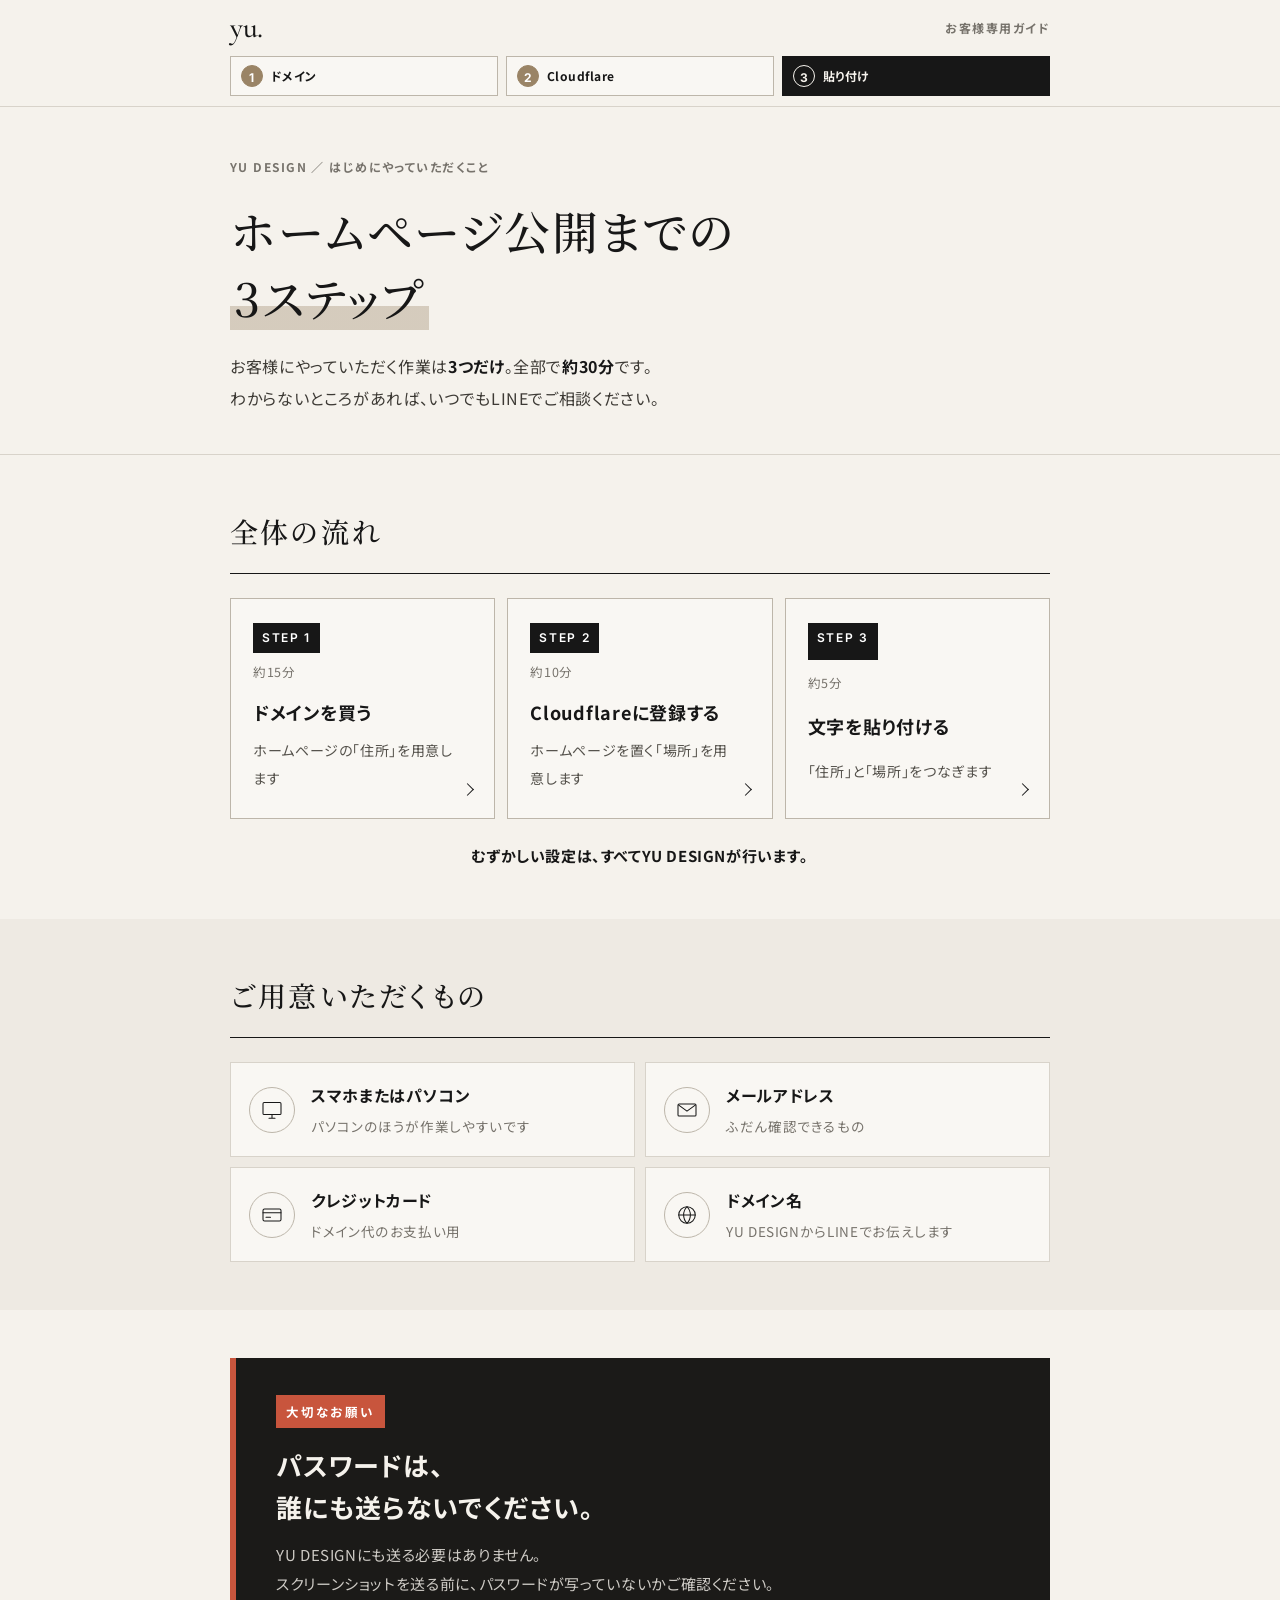
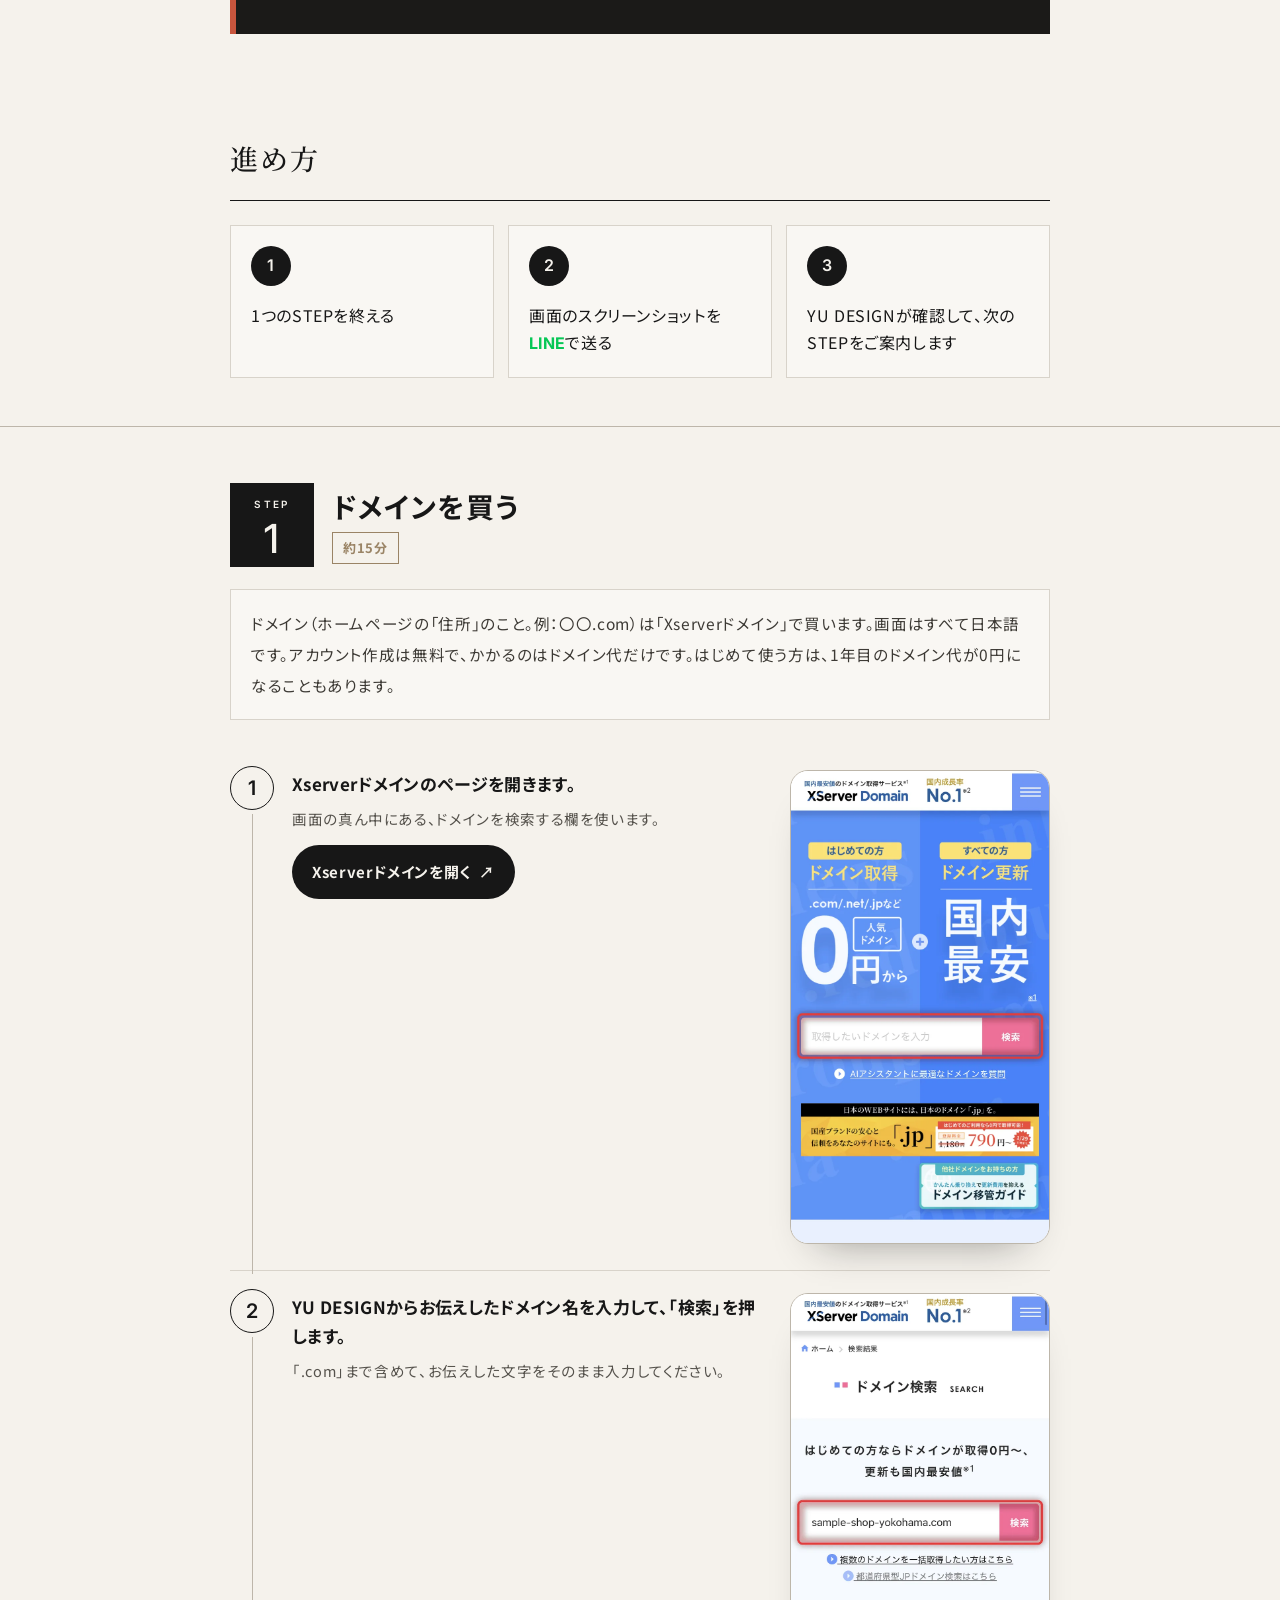
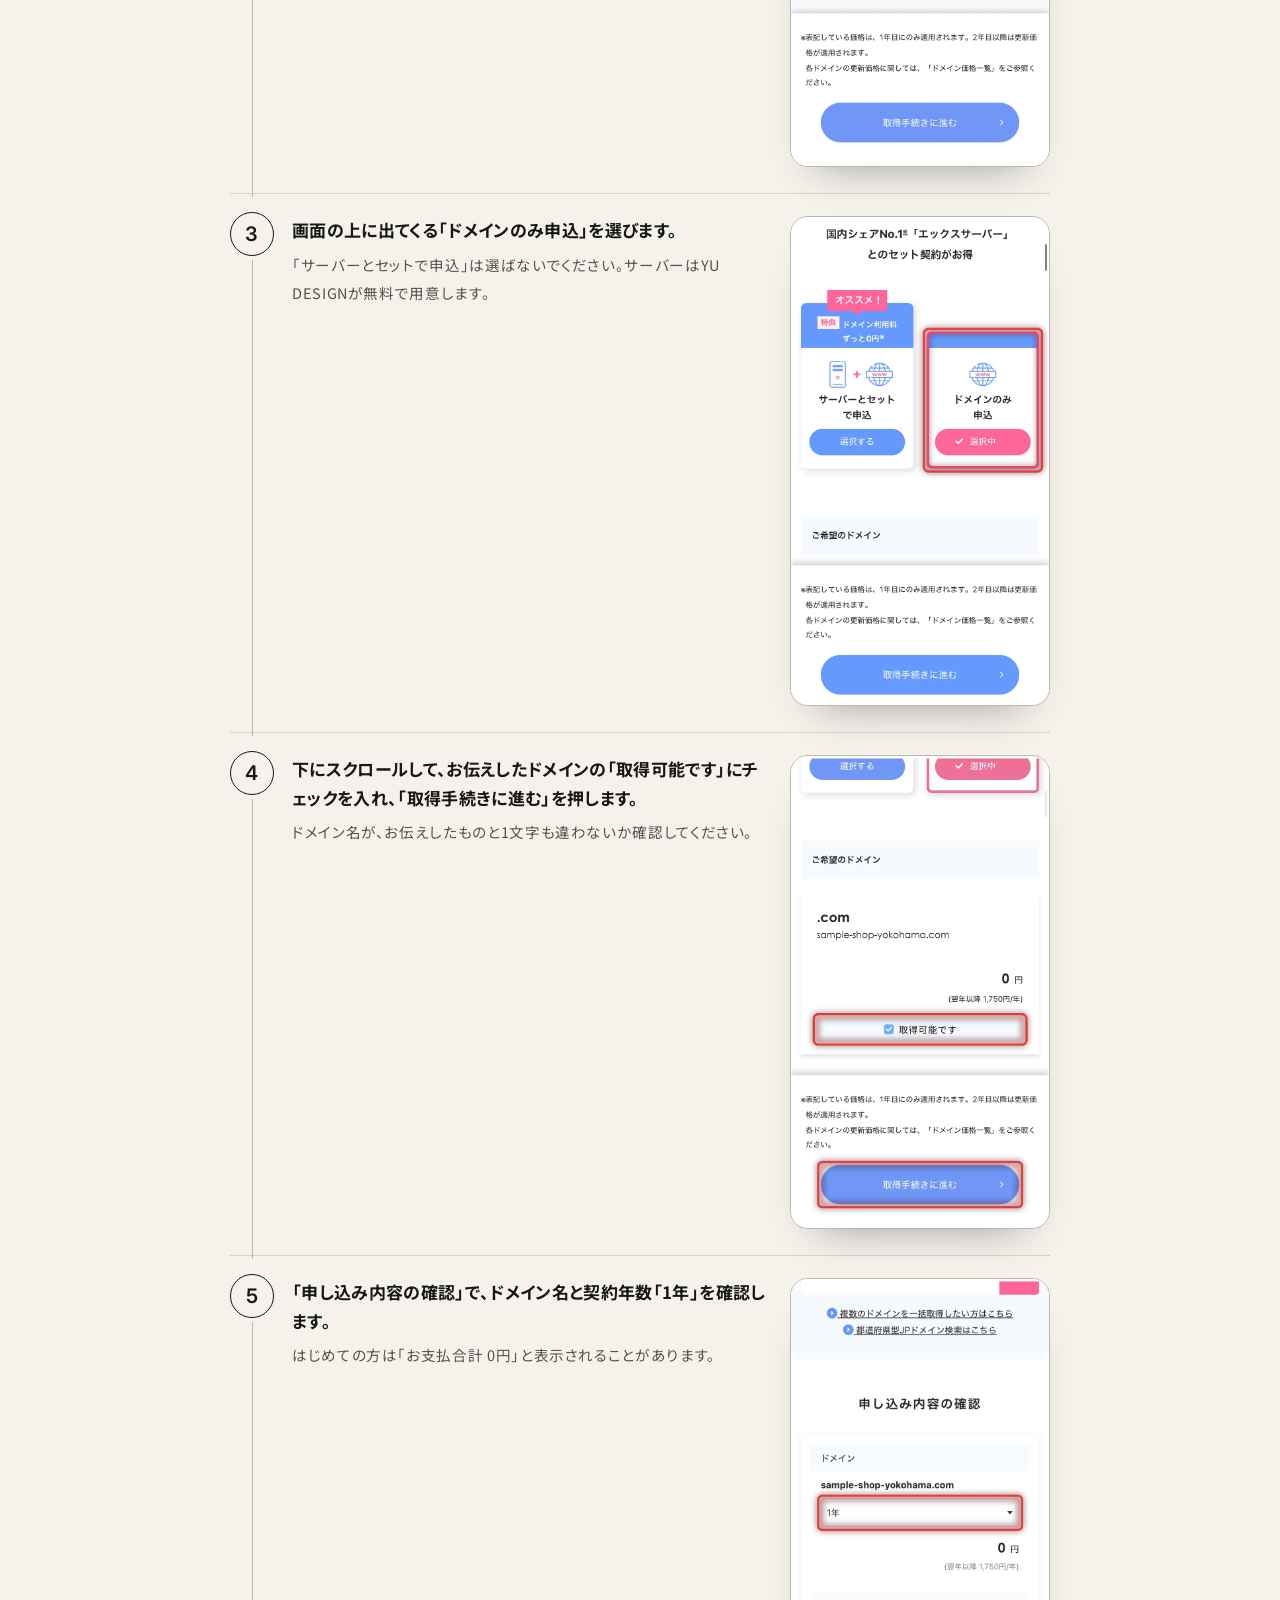
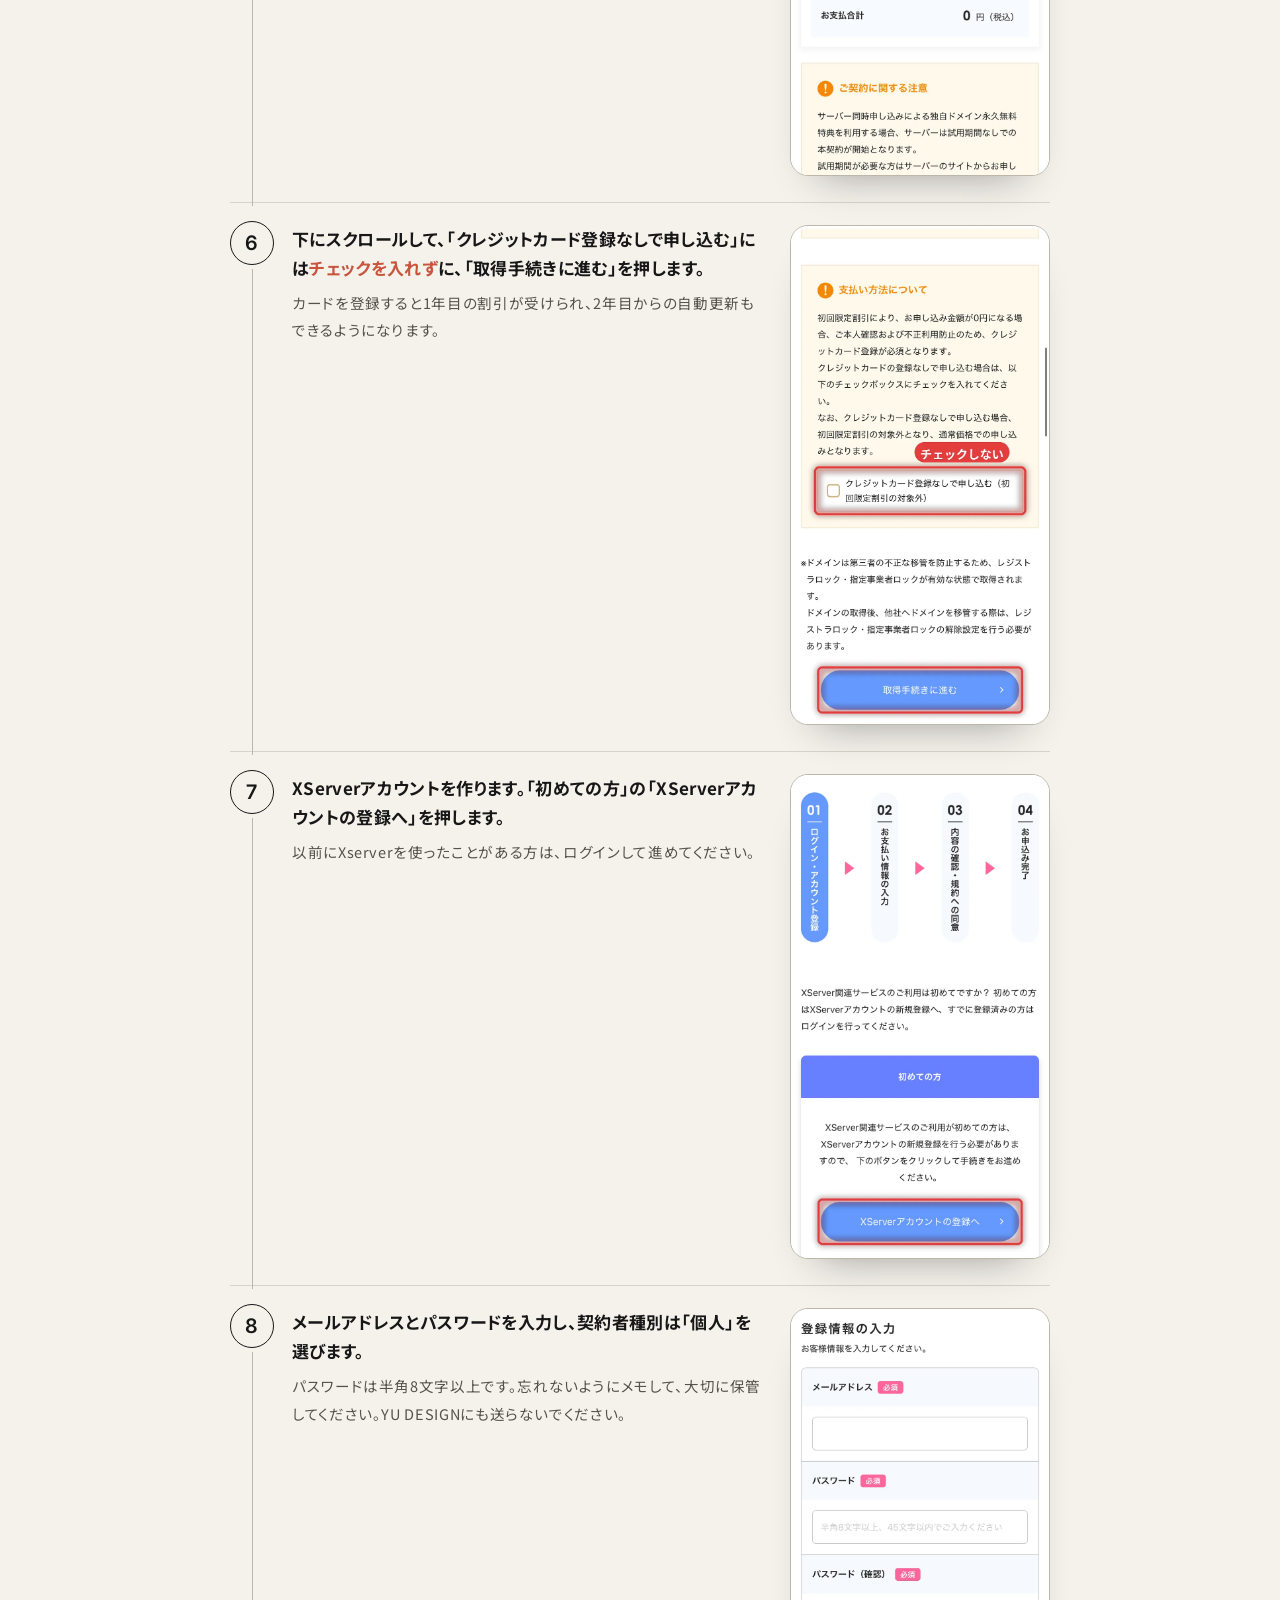
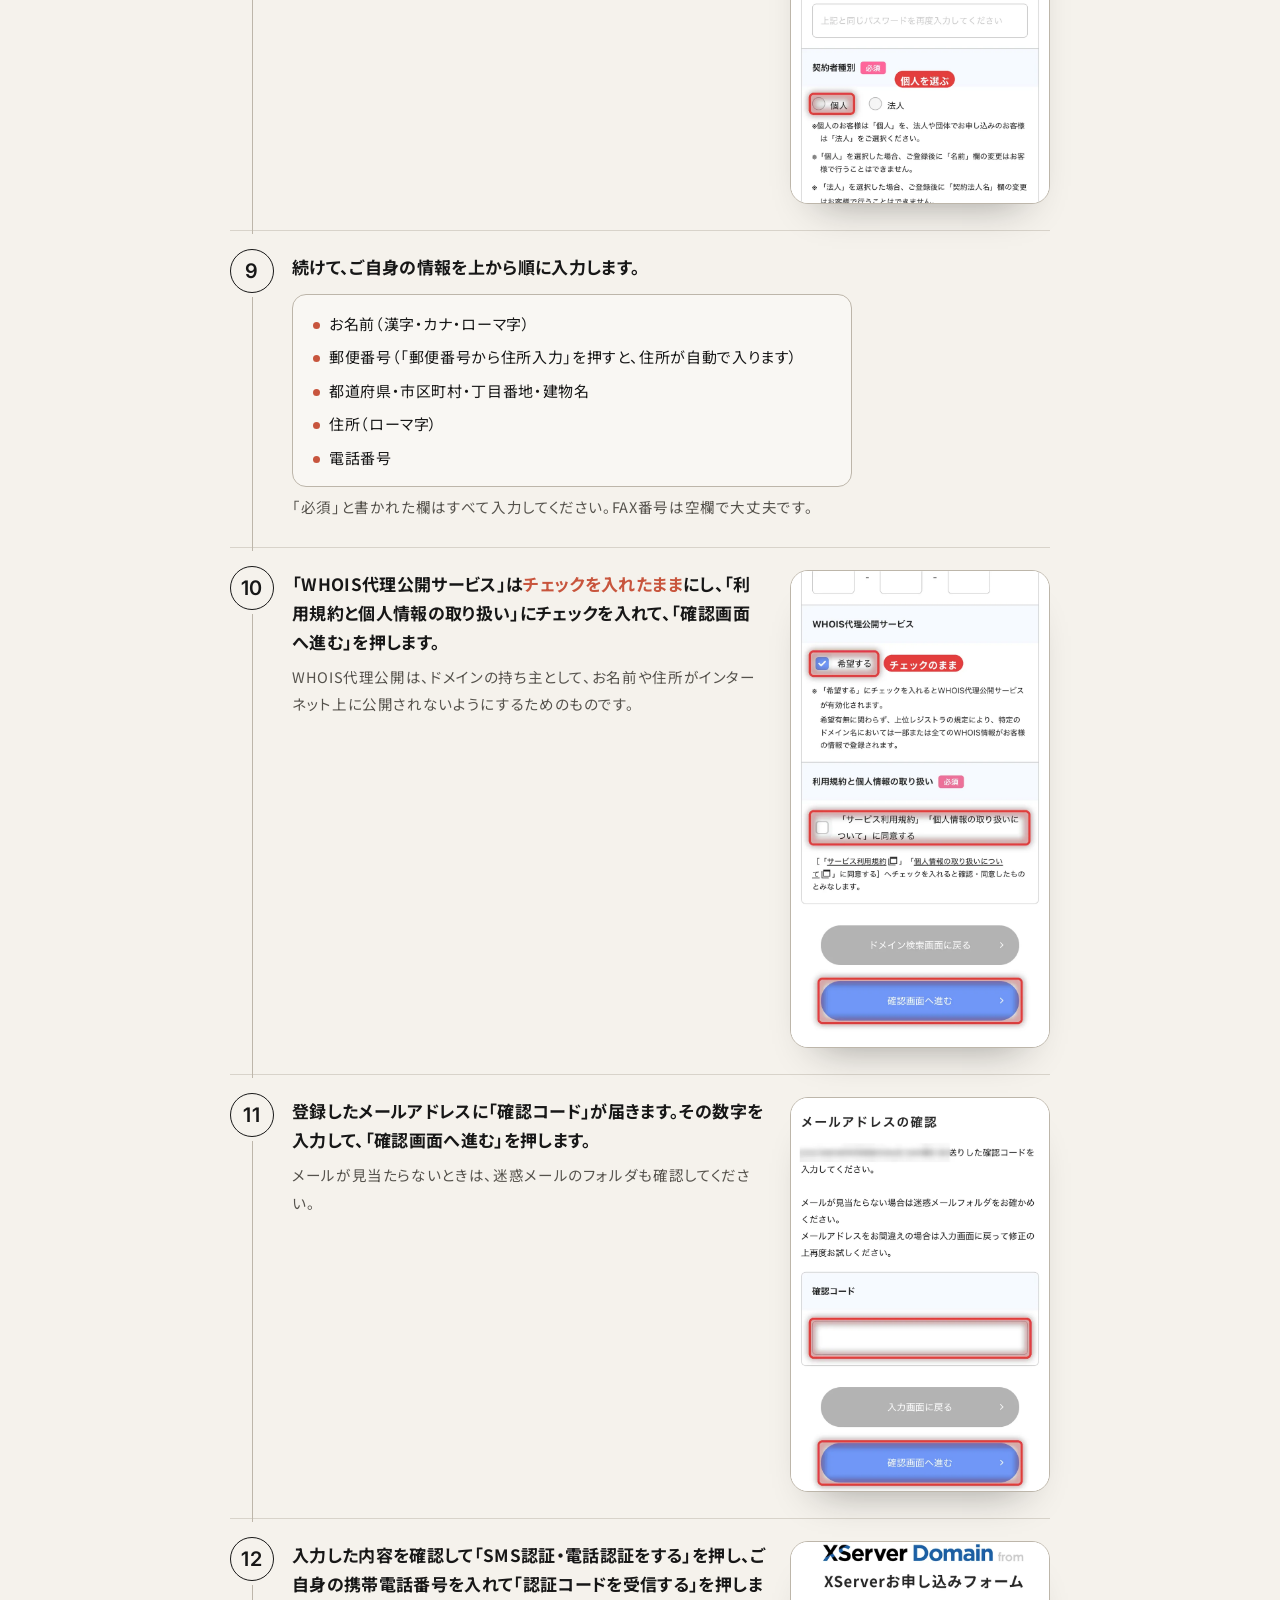
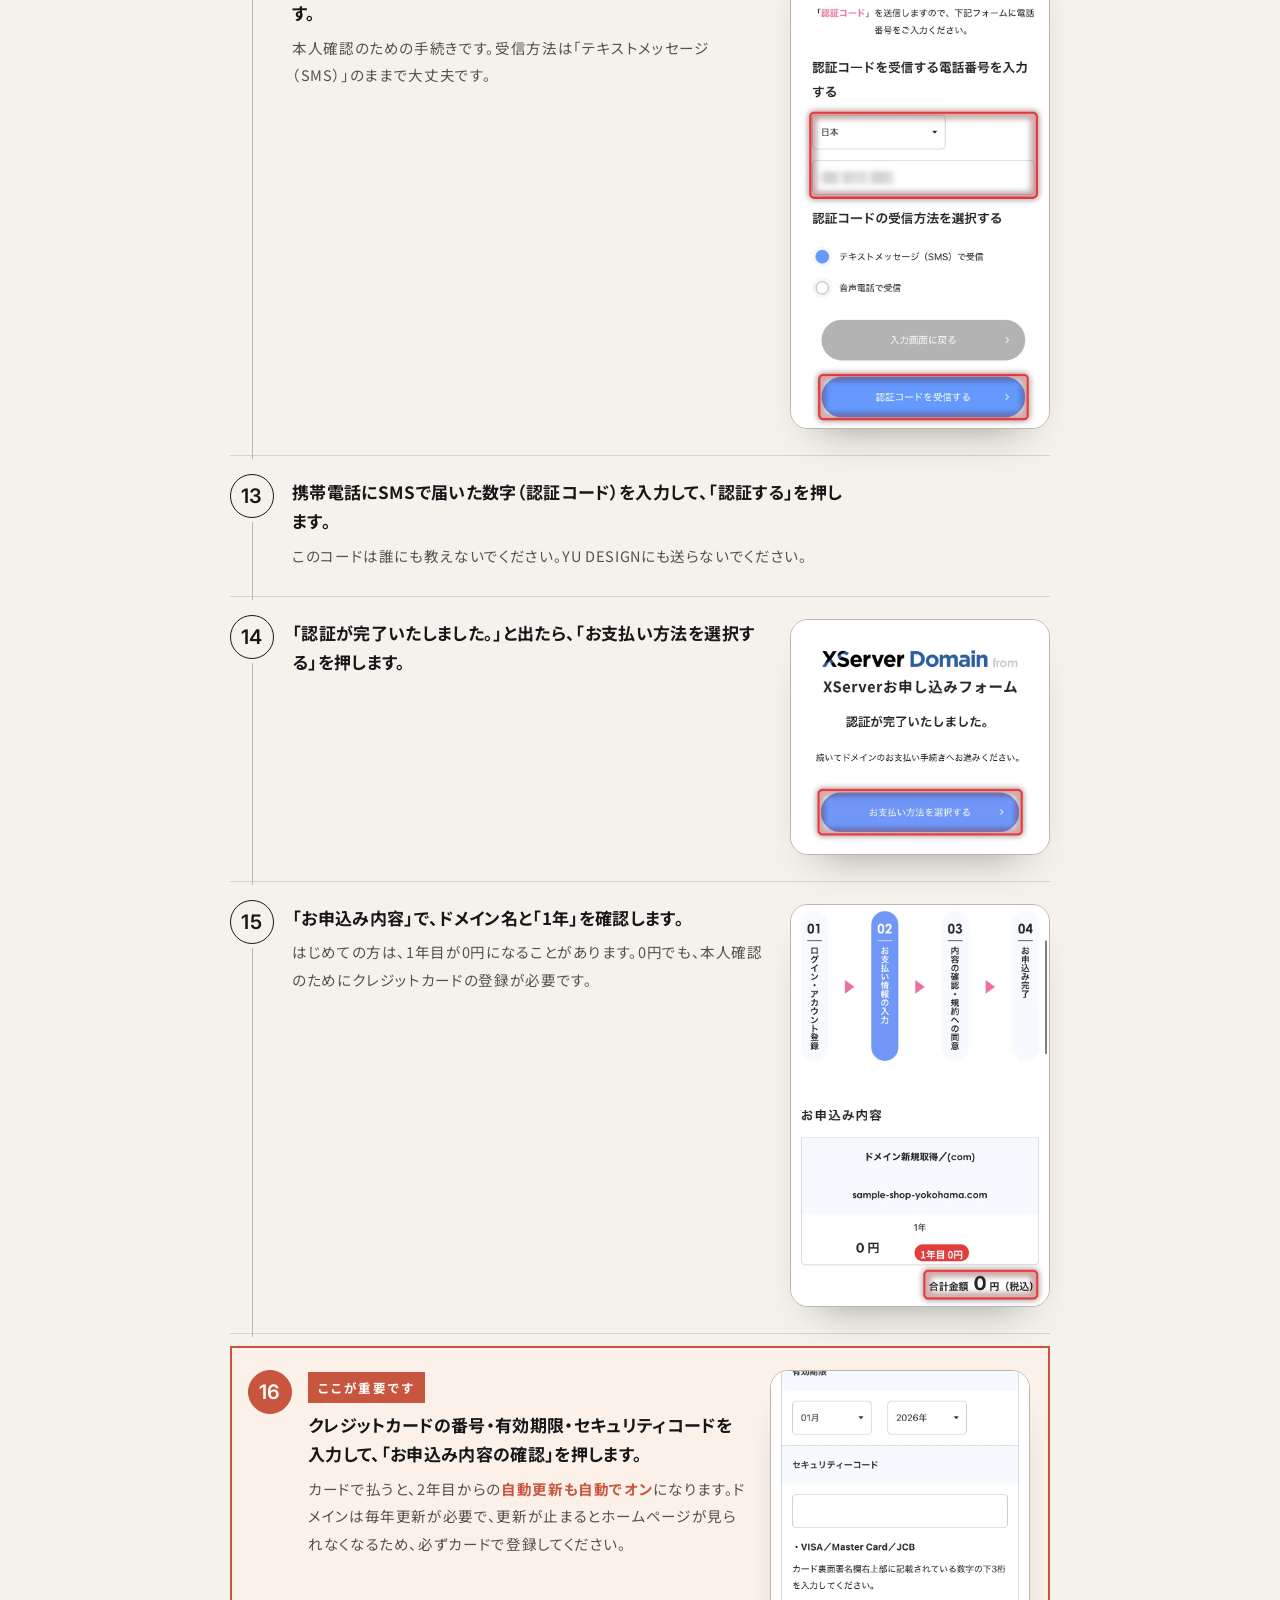
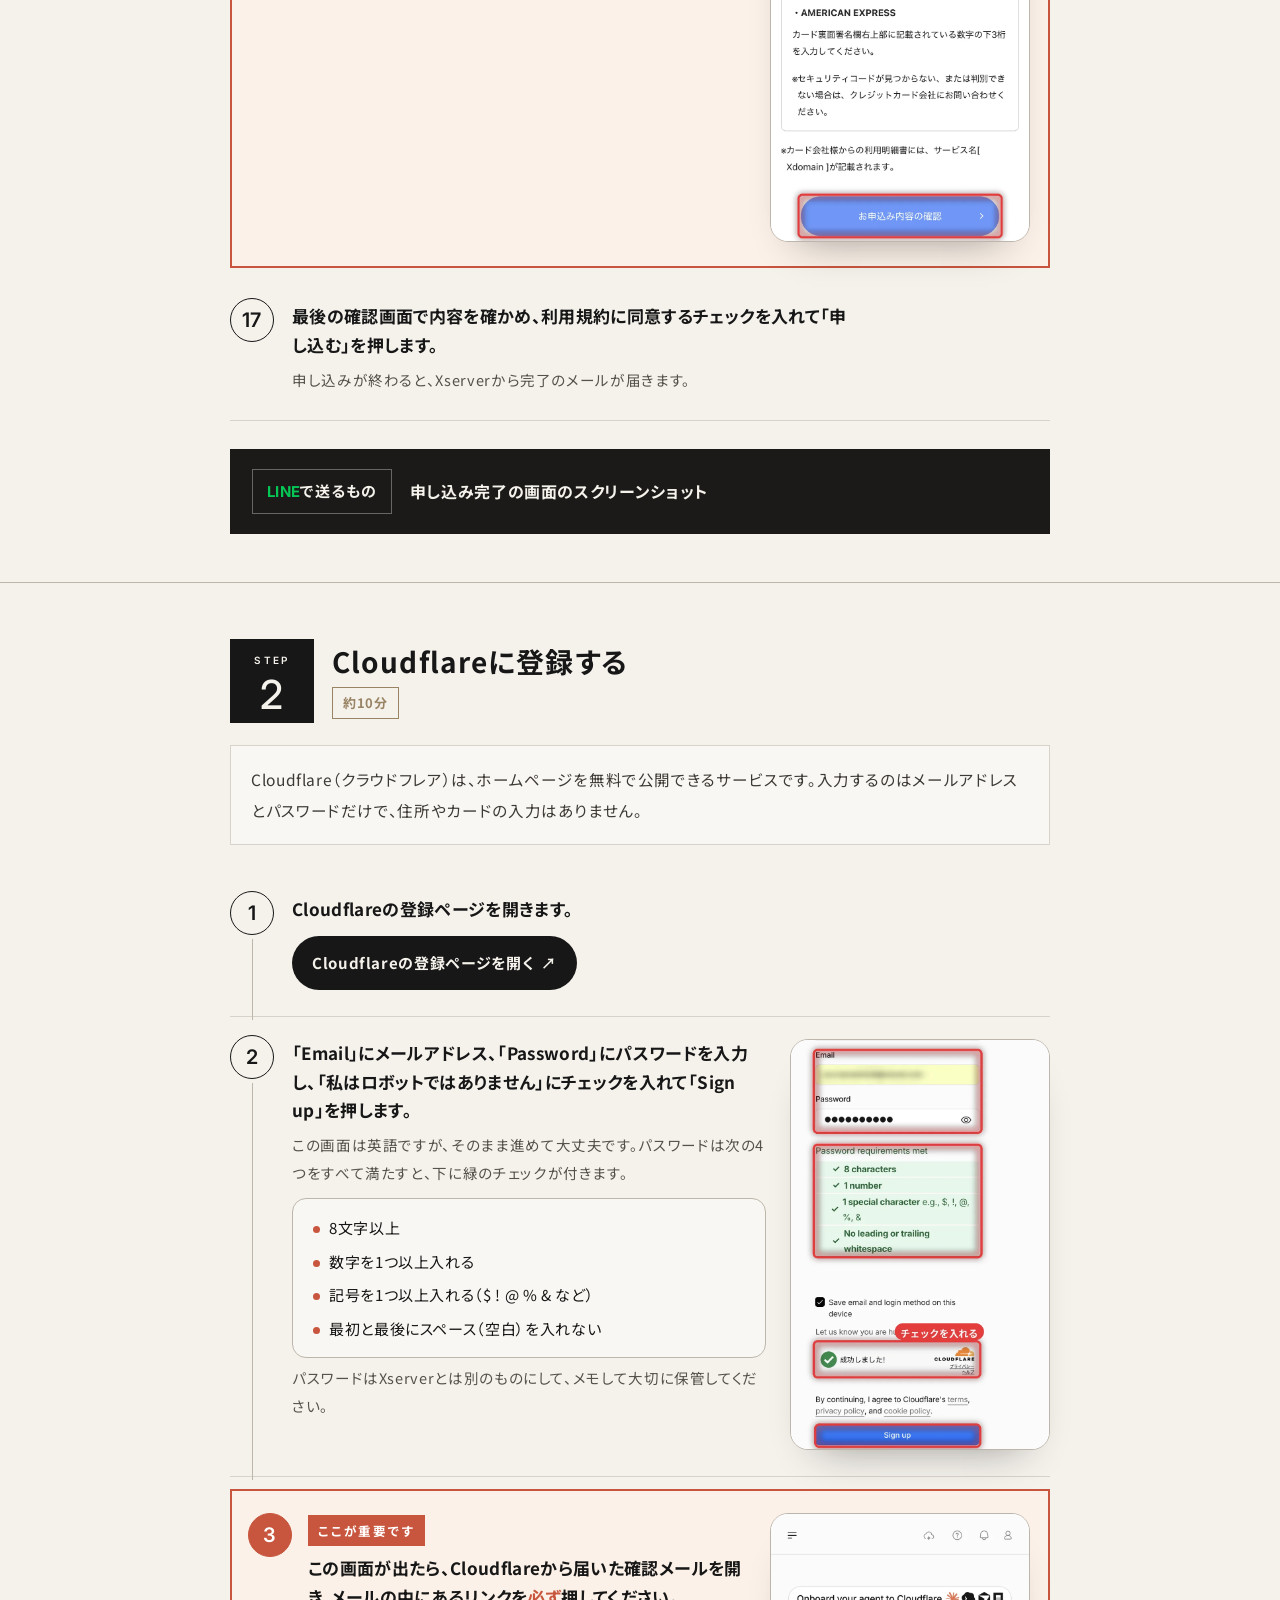
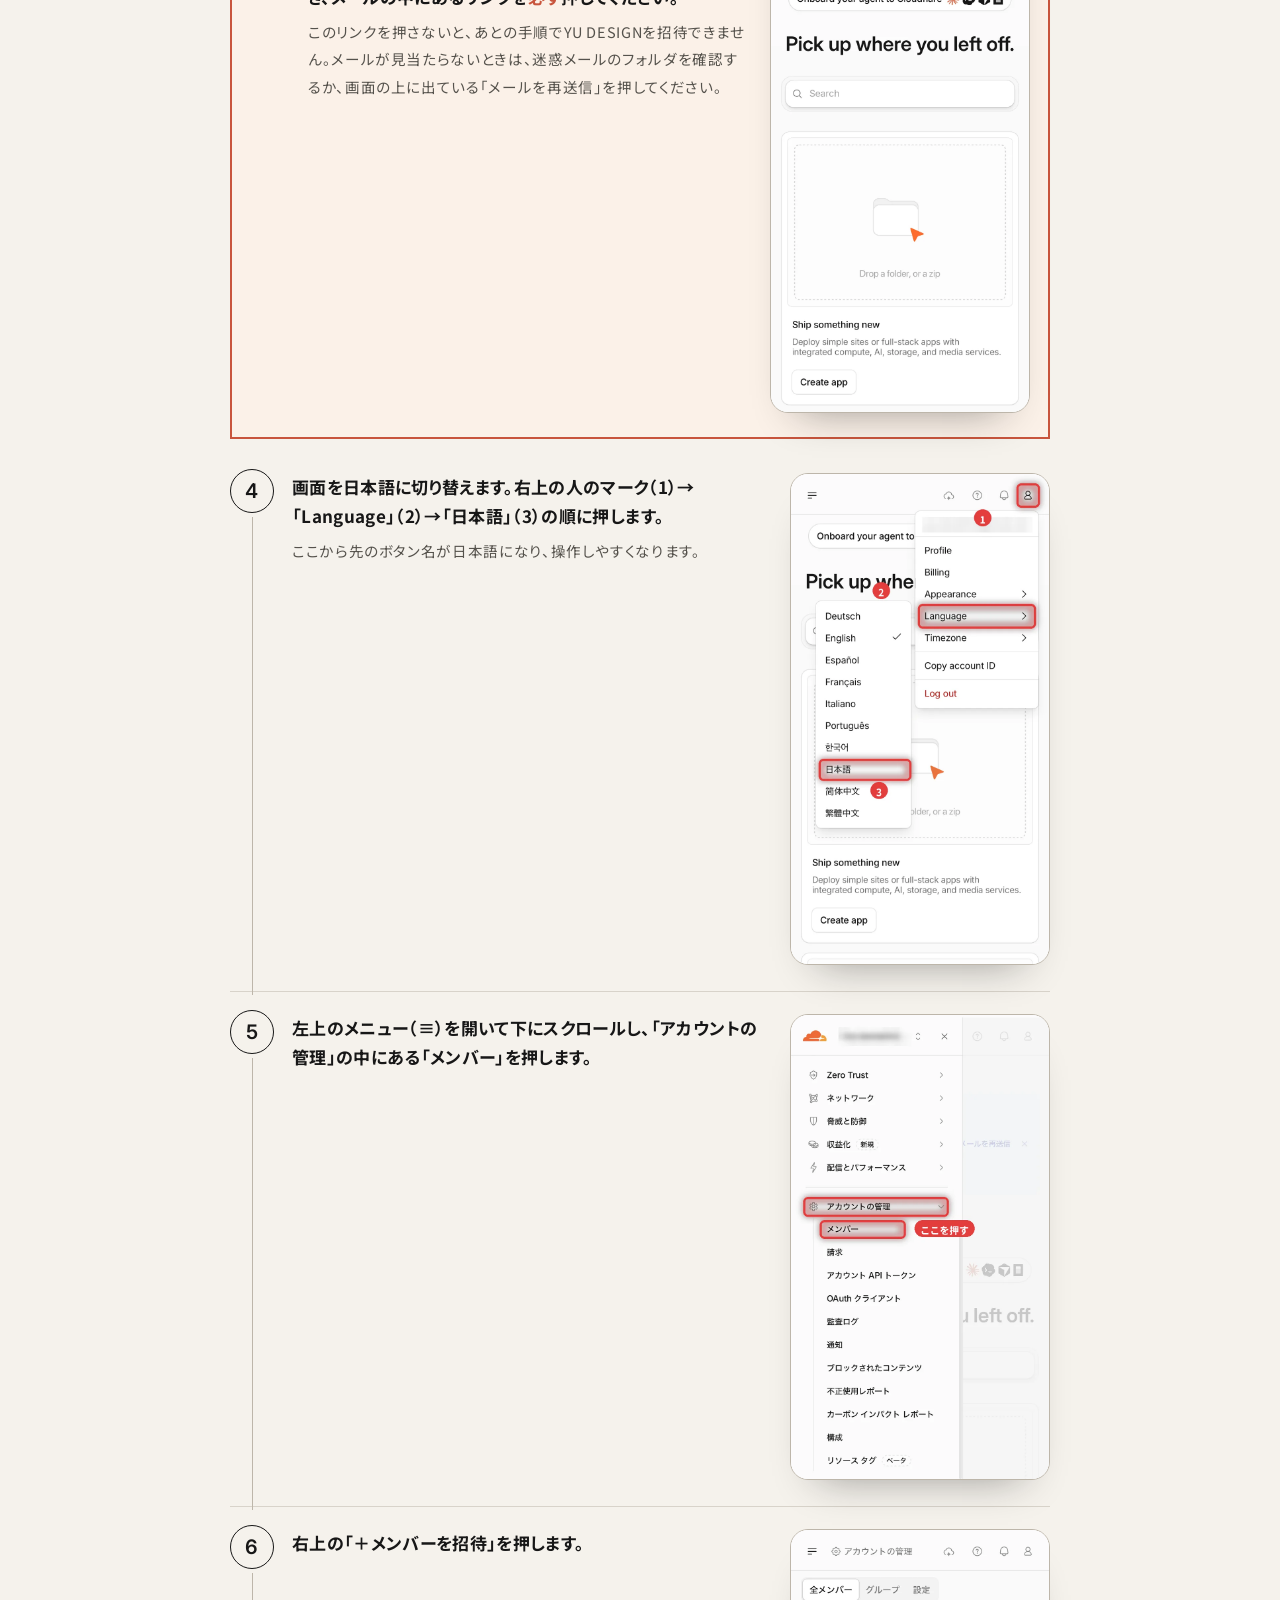
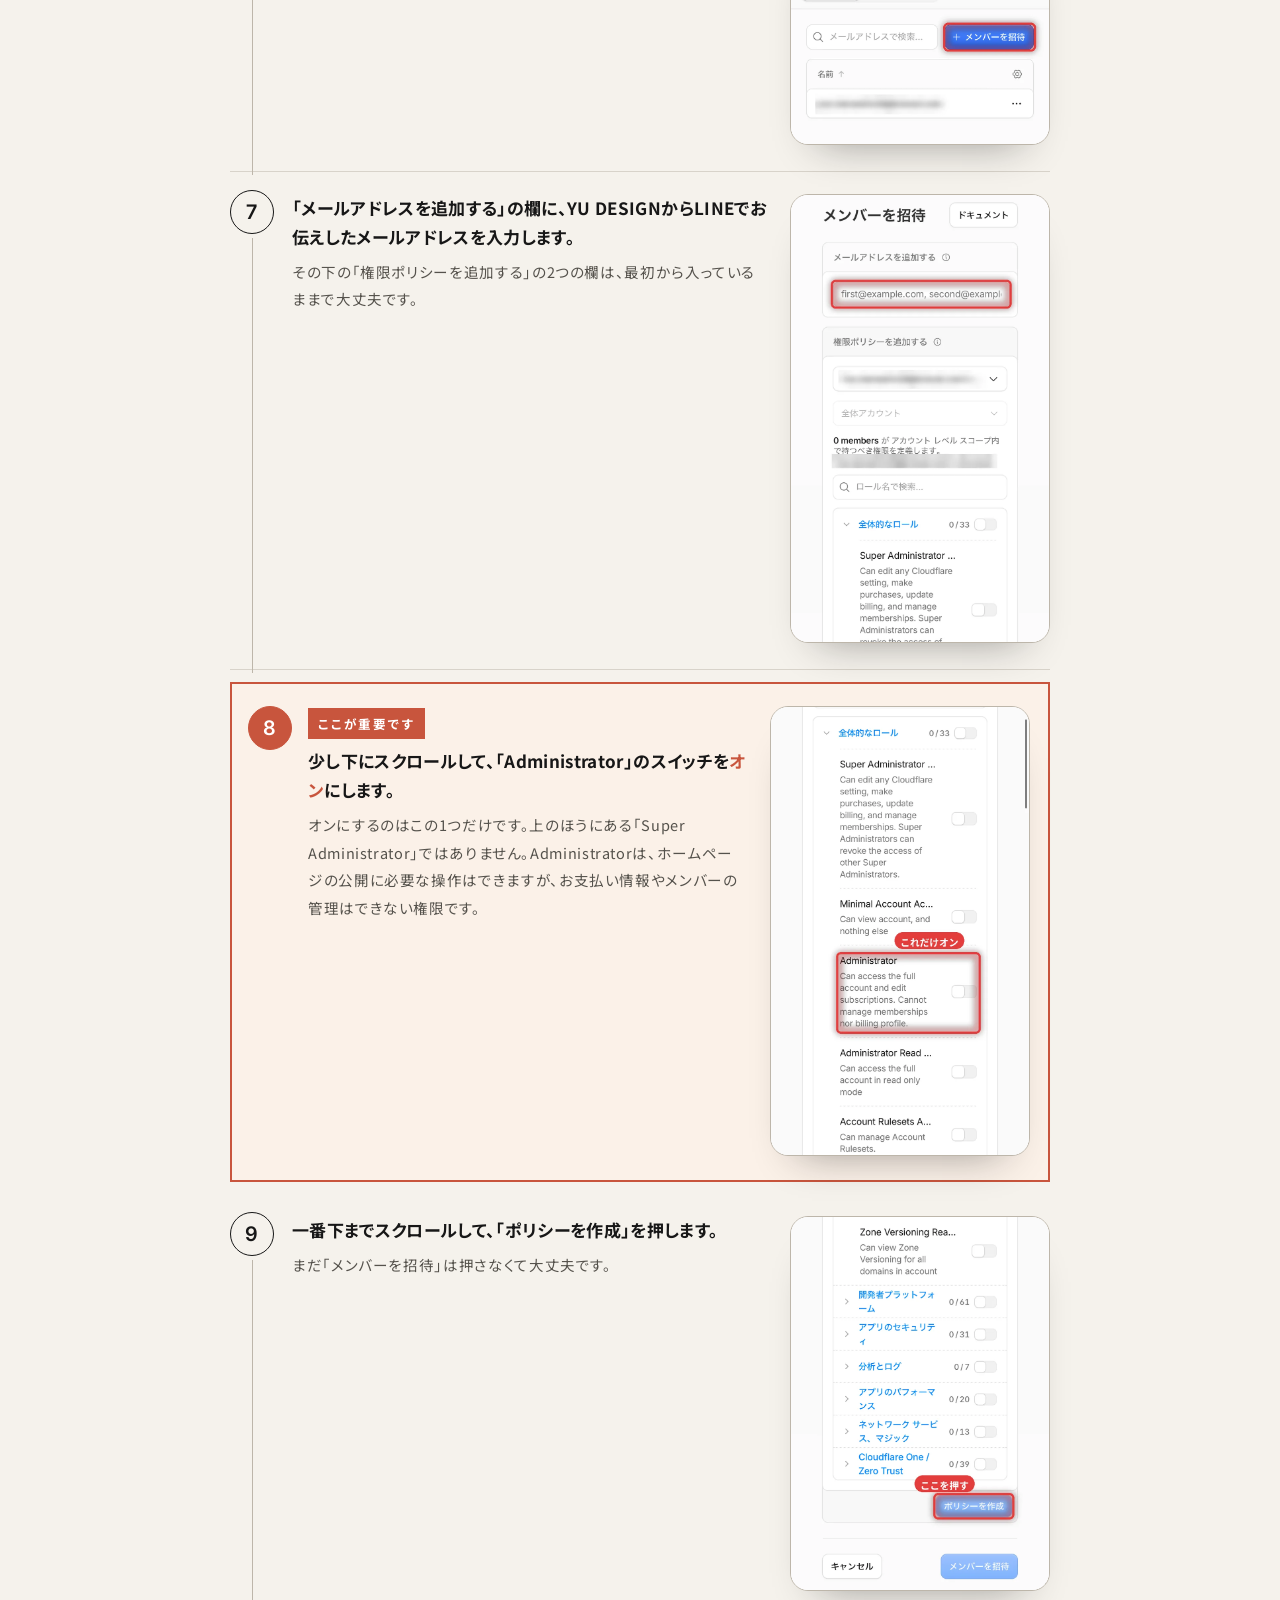
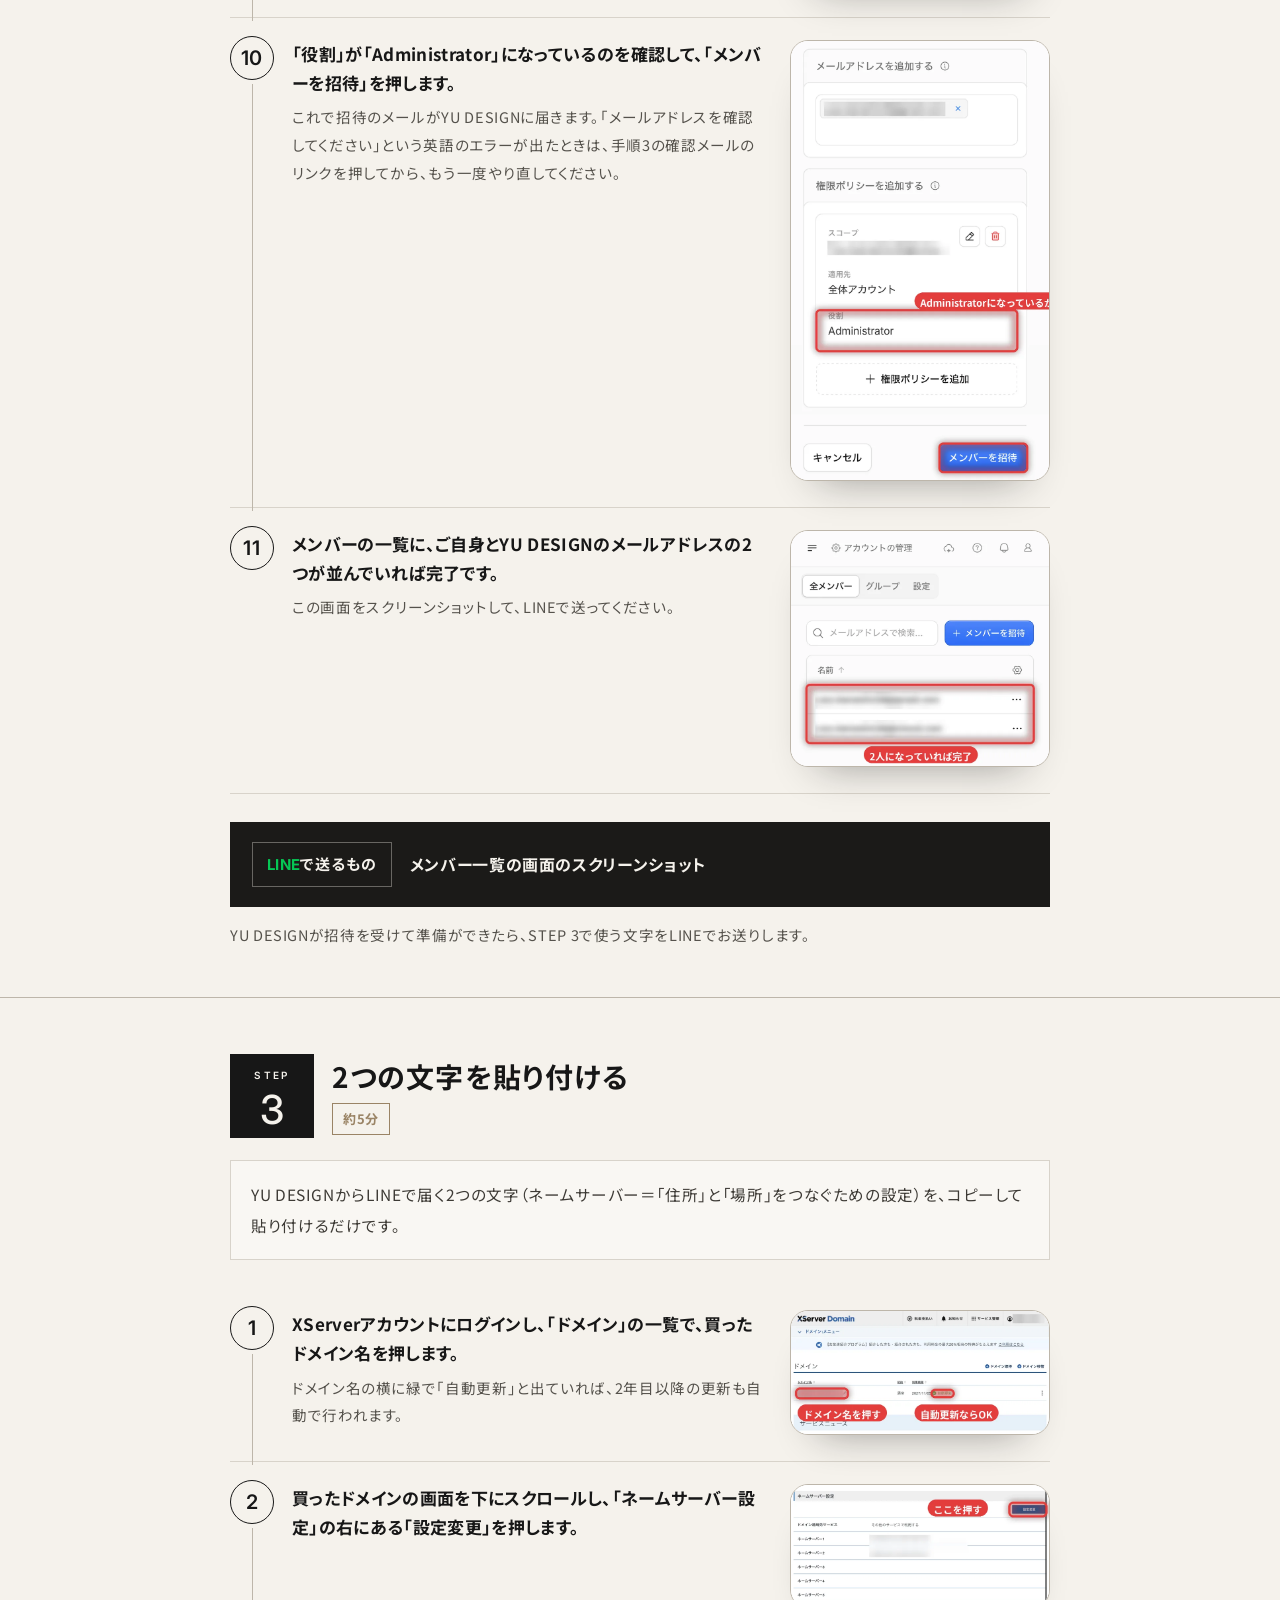
<file: guide/index.html>
<!DOCTYPE html>
<html lang="ja">
<head>
  <meta charset="UTF-8">
  <meta name="viewport" content="width=device-width, initial-scale=1, viewport-fit=cover">
  <meta name="robots" content="noindex, nofollow">
  <title>ホームページ公開までの3ステップ｜YU DESIGN</title>
  <meta name="theme-color" content="#F5F2EC">
  <link rel="icon" href="../assets/favicon.svg" type="image/svg+xml">
  <link rel="apple-touch-icon" href="../assets/apple-touch-icon.png">
  <link rel="preconnect" href="https://fonts.googleapis.com">
  <link rel="preconnect" href="https://fonts.gstatic.com" crossorigin>
  <link rel="stylesheet" href="https://fonts.googleapis.com/css2?family=Cormorant+Garamond:ital,wght@0,400;0,500;1,300;1,400&family=Inter:wght@400;500;600&family=Noto+Sans+JP:wght@400;500;700&family=Noto+Serif+JP:wght@400;500&display=swap">
  <link rel="stylesheet" href="../css/style.css">
  <link rel="stylesheet" href="guide.css">
</head>
<body class="guide-page">
  <a class="skip-link" href="#main">本文へスキップ</a>

  <header class="g-header">
    <div class="g-header__inner">
      <span class="logo__mark g-header__logo" aria-hidden="true">yu.</span>
      <span class="g-header__label">お客様専用ガイド</span>
    </div>
    <nav class="g-progress" aria-label="進み具合">
      <ol>
        <li><a href="#step1" data-step="1"><span>1</span>ドメイン</a></li>
        <li><a href="#step2" data-step="2"><span>2</span>Cloudflare</a></li>
        <li><a href="#step3" data-step="3"><span>3</span>貼り付け</a></li>
      </ol>
    </nav>
  </header>

  <main id="main">
    <!-- 1. タイトル -->
    <section class="g-hero">
      <div class="g-wrap">
        <p class="g-kicker">YU DESIGN ／ はじめにやっていただくこと</p>
        <h1 class="g-hero__title">ホームページ公開までの<br><em>3ステップ</em></h1>
        <p class="g-hero__lead">お客様にやっていただく作業は<b>3つだけ</b>。全部で<b>約30分</b>です。<br>わからないところがあれば、いつでもLINEでご相談ください。</p>
      </div>
    </section>

    <!-- 2. 全体の流れ -->
    <section class="g-sec">
      <div class="g-wrap">
        <h2 class="g-h2">全体の流れ</h2>
        <ol class="g-overview">
          <li>
            <a href="#step1">
              <span class="g-overview__no">STEP 1</span>
              <span class="g-overview__title">ドメインを買う</span>
              <span class="g-overview__desc">ホームページの「住所」を用意します</span>
              <span class="g-overview__time">約15分</span>
            </a>
          </li>
          <li>
            <a href="#step2">
              <span class="g-overview__no">STEP 2</span>
              <span class="g-overview__title">Cloudflareに登録する</span>
              <span class="g-overview__desc">ホームページを置く「場所」を用意します</span>
              <span class="g-overview__time">約10分</span>
            </a>
          </li>
          <li>
            <a href="#step3">
              <span class="g-overview__no">STEP 3</span>
              <span class="g-overview__title">文字を貼り付ける</span>
              <span class="g-overview__desc">「住所」と「場所」をつなぎます</span>
              <span class="g-overview__time">約5分</span>
            </a>
          </li>
        </ol>
        <p class="g-note-center">むずかしい設定は、すべてYU DESIGNが行います。</p>
      </div>
    </section>

    <!-- 3. ご用意いただくもの -->
    <section class="g-sec g-sec--tint">
      <div class="g-wrap">
        <h2 class="g-h2">ご用意いただくもの</h2>
        <ul class="g-prepare">
          <li><span class="g-prepare__icon" aria-hidden="true"><svg viewBox="0 0 32 32"><rect x="4" y="6" width="24" height="16" rx="1.5"/><path d="M12 27h8M16 22v5"/></svg></span><div><b>スマホまたはパソコン</b><small>パソコンのほうが作業しやすいです</small></div></li>
          <li><span class="g-prepare__icon" aria-hidden="true"><svg viewBox="0 0 32 32"><rect x="4" y="8" width="24" height="16" rx="1.5"/><path d="M5 9.5l11 8 11-8"/></svg></span><div><b>メールアドレス</b><small>ふだん確認できるもの</small></div></li>
          <li><span class="g-prepare__icon" aria-hidden="true"><svg viewBox="0 0 32 32"><rect x="4" y="8" width="24" height="16" rx="2"/><path d="M4 13h24M8 19h6"/></svg></span><div><b>クレジットカード</b><small>ドメイン代のお支払い用</small></div></li>
          <li><span class="g-prepare__icon" aria-hidden="true"><svg viewBox="0 0 32 32"><circle cx="16" cy="16" r="11"/><path d="M5 16h22M16 5c3 3 4.5 6.8 4.5 11S19 24 16 27c-3-3-4.5-6.8-4.5-11S13 8 16 5z"/></svg></span><div><b>ドメイン名</b><small>YU DESIGNからLINEでお伝えします</small></div></li>
        </ul>
      </div>
    </section>

    <!-- 4. 大切なお願い -->
    <section class="g-sec">
      <div class="g-wrap">
        <div class="g-alert">
          <p class="g-alert__label">大切なお願い</p>
          <p class="g-alert__title">パスワードは、<br>誰にも送らないでください。</p>
          <p class="g-alert__text">YU DESIGNにも送る必要はありません。<br>スクリーンショットを送る前に、パスワードが写っていないかご確認ください。</p>
        </div>
      </div>
    </section>

    <!-- 5. 進め方 -->
    <section class="g-sec">
      <div class="g-wrap">
        <h2 class="g-h2">進め方</h2>
        <ol class="g-loop">
          <li><span class="g-loop__no">1</span><span>1つのSTEPを終える</span></li>
          <li><span class="g-loop__no">2</span><span>画面のスクリーンショットを<b class="g-line">LINE</b>で送る</span></li>
          <li><span class="g-loop__no">3</span><span>YU DESIGNが確認して、次のSTEPをご案内します</span></li>
        </ol>
      </div>
    </section>

    <!-- 6. STEP 1 -->
    <section class="g-step" id="step1" data-step-sec="1">
      <div class="g-wrap">
        <header class="g-step__head">
          <p class="g-step__no"><span>STEP</span>1</p>
          <div>
            <h2 class="g-step__title">ドメインを買う</h2>
            <p class="g-step__time">約15分</p>
          </div>
        </header>
        <p class="g-step__lead">ドメイン（ホームページの「住所」のこと。例：〇〇.com）は「Xserverドメイン」で買います。画面はすべて日本語です。アカウント作成は無料で、かかるのはドメイン代だけです。はじめて使う方は、1年目のドメイン代が0円になることもあります。</p>

        <ol class="g-list">
          <li class="g-item">
            <div class="g-item__body">
              <p class="g-item__text">Xserverドメインのページを開きます。</p>
              <p class="g-item__sub">画面の真ん中にある、ドメインを検索する欄を使います。</p>
              <a class="g-link" href="https://www.xdomain.ne.jp/" target="_blank" rel="noopener">Xserverドメインを開く<span aria-hidden="true">↗</span></a>
            </div>
            <figure class="g-shot g-shot--img"><img src="images/step1-1.webp" alt="Xserverドメインのトップページ。ドメインを検索する欄が赤い枠で囲まれている" width="780" height="1427" loading="lazy" decoding="async"></figure>
          </li>
          <li class="g-item">
            <div class="g-item__body">
              <p class="g-item__text">YU DESIGNからお伝えしたドメイン名を入力して、「検索」を押します。</p>
              <p class="g-item__sub">「.com」まで含めて、お伝えした文字をそのまま入力してください。</p>
            </div>
            <figure class="g-shot g-shot--img"><img src="images/step1-2.webp?v=2" alt="ドメイン検索の画面。sample-shop-yokohama.comと入力した欄と検索ボタンが赤い枠で囲まれている" width="780" height="1427" loading="lazy" decoding="async"></figure>
          </li>
          <li class="g-item">
            <div class="g-item__body">
              <p class="g-item__text">画面の上に出てくる「ドメインのみ申込」を選びます。</p>
              <p class="g-item__sub">「サーバーとセットで申込」は選ばないでください。サーバーはYU DESIGNが無料で用意します。</p>
            </div>
            <figure class="g-shot g-shot--img"><img src="images/step1-3.webp?v=3" alt="申込方法の選択画面。「ドメインのみ申込」が赤い枠で囲まれている" width="780" height="1473" loading="lazy" decoding="async"></figure>
          </li>
          <li class="g-item">
            <div class="g-item__body">
              <p class="g-item__text">下にスクロールして、お伝えしたドメインの「取得可能です」にチェックを入れ、「取得手続きに進む」を押します。</p>
              <p class="g-item__sub">ドメイン名が、お伝えしたものと1文字も違わないか確認してください。</p>
            </div>
            <figure class="g-shot g-shot--img"><img src="images/step1-4.webp?v=3" alt="検索結果の画面。「取得可能です」のチェック欄と「取得手続きに進む」ボタンが赤い枠で囲まれている" width="780" height="1427" loading="lazy" decoding="async"></figure>
          </li>
          <li class="g-item">
            <div class="g-item__body">
              <p class="g-item__text">「申し込み内容の確認」で、ドメイン名と契約年数「1年」を確認します。</p>
              <p class="g-item__sub">はじめての方は「お支払合計 0円」と表示されることがあります。</p>
            </div>
            <figure class="g-shot g-shot--img"><img src="images/step1-5.webp?v=1" alt="申し込み内容の確認画面。契約年数「1年」の欄が赤い枠で囲まれている" width="780" height="1500" loading="lazy" decoding="async"></figure>
          </li>
          <li class="g-item">
            <div class="g-item__body">
              <p class="g-item__text">下にスクロールして、「クレジットカード登録なしで申し込む」には<em>チェックを入れず</em>に、「取得手続きに進む」を押します。</p>
              <p class="g-item__sub">カードを登録すると1年目の割引が受けられ、2年目からの自動更新もできるようになります。</p>
            </div>
            <figure class="g-shot g-shot--img"><img src="images/step1-6.webp?v=1" alt="支払い方法についての注意。「クレジットカード登録なしで申し込む」のチェック欄に「チェックしない」と表示され、「取得手続きに進む」ボタンが赤い枠で囲まれている" width="780" height="1507" loading="lazy" decoding="async"></figure>
          </li>
          <li class="g-item">
            <div class="g-item__body">
              <p class="g-item__text">XServerアカウントを作ります。「初めての方」の「XServerアカウントの登録へ」を押します。</p>
              <p class="g-item__sub">以前にXserverを使ったことがある方は、ログインして進めてください。</p>
            </div>
            <figure class="g-shot g-shot--img"><img src="images/step1-7.webp?v=1" alt="ログイン・アカウント登録の画面。「XServerアカウントの登録へ」ボタンが赤い枠で囲まれている" width="780" height="1460" loading="lazy" decoding="async"></figure>
          </li>
          <li class="g-item">
            <div class="g-item__body">
              <p class="g-item__text">メールアドレスとパスワードを入力し、契約者種別は「個人」を選びます。</p>
              <p class="g-item__sub">パスワードは半角8文字以上です。忘れないようにメモして、大切に保管してください。YU DESIGNにも送らないでください。</p>
            </div>
            <figure class="g-shot g-shot--img"><img src="images/step1-8.webp?v=1" alt="登録情報の入力画面。契約者種別の「個人」が赤い枠で囲まれ、「個人を選ぶ」と表示されている" width="780" height="1493" loading="lazy" decoding="async"></figure>
          </li>
          <li class="g-item g-item--text">
            <div class="g-item__body">
              <p class="g-item__text">続けて、ご自身の情報を上から順に入力します。</p>
              <ul class="g-fields">
                <li>お名前（漢字・カナ・ローマ字）</li>
                <li>郵便番号（「郵便番号から住所入力」を押すと、住所が自動で入ります）</li>
                <li>都道府県・市区町村・丁目番地・建物名</li>
                <li>住所（ローマ字）</li>
                <li>電話番号</li>
              </ul>
              <p class="g-item__sub">「必須」と書かれた欄はすべて入力してください。FAX番号は空欄で大丈夫です。</p>
            </div>
          </li>
          <li class="g-item">
            <div class="g-item__body">
              <p class="g-item__text">「WHOIS代理公開サービス」は<em>チェックを入れたまま</em>にし、「利用規約と個人情報の取り扱い」にチェックを入れて、「確認画面へ進む」を押します。</p>
              <p class="g-item__sub">WHOIS代理公開は、ドメインの持ち主として、お名前や住所がインターネット上に公開されないようにするためのものです。</p>
            </div>
            <figure class="g-shot g-shot--img"><img src="images/step1-9.webp?v=1" alt="登録情報の入力画面の下部。WHOIS代理公開サービスの「希望する」と、利用規約への同意のチェック欄、「確認画面へ進む」ボタンが赤い枠で囲まれている" width="780" height="1440" loading="lazy" decoding="async"></figure>
          </li>
          <li class="g-item">
            <div class="g-item__body">
              <p class="g-item__text">登録したメールアドレスに「確認コード」が届きます。その数字を入力して、「確認画面へ進む」を押します。</p>
              <p class="g-item__sub">メールが見当たらないときは、迷惑メールのフォルダも確認してください。</p>
            </div>
            <figure class="g-shot g-shot--img"><img src="images/step1-10.webp?v=1" alt="メールアドレスの確認画面。確認コードの入力欄と「確認画面へ進む」ボタンが赤い枠で囲まれている" width="780" height="1187" loading="lazy" decoding="async"></figure>
          </li>
          <li class="g-item">
            <div class="g-item__body">
              <p class="g-item__text">入力した内容を確認して「SMS認証・電話認証をする」を押し、ご自身の携帯電話番号を入れて「認証コードを受信する」を押します。</p>
              <p class="g-item__sub">本人確認のための手続きです。受信方法は「テキストメッセージ（SMS）」のままで大丈夫です。</p>
            </div>
            <figure class="g-shot g-shot--img"><img src="images/step1-11.webp?v=1" alt="認証コードを受信する電話番号の入力画面。電話番号の欄と「認証コードを受信する」ボタンが赤い枠で囲まれている" width="780" height="1433" loading="lazy" decoding="async"></figure>
          </li>
          <li class="g-item g-item--text">
            <div class="g-item__body">
              <p class="g-item__text">携帯電話にSMSで届いた数字（認証コード）を入力して、「認証する」を押します。</p>
              <p class="g-item__sub">このコードは誰にも教えないでください。YU DESIGNにも送らないでください。</p>
            </div>
          </li>
          <li class="g-item">
            <div class="g-item__body">
              <p class="g-item__text">「認証が完了いたしました。」と出たら、「お支払い方法を選択する」を押します。</p>
            </div>
            <figure class="g-shot g-shot--img"><img src="images/step1-12.webp?v=1" alt="認証が完了した画面。「お支払い方法を選択する」ボタンが赤い枠で囲まれている" width="780" height="707" loading="lazy" decoding="async"></figure>
          </li>
          <li class="g-item">
            <div class="g-item__body">
              <p class="g-item__text">「お申込み内容」で、ドメイン名と「1年」を確認します。</p>
              <p class="g-item__sub">はじめての方は、1年目が0円になることがあります。0円でも、本人確認のためにクレジットカードの登録が必要です。</p>
            </div>
            <figure class="g-shot g-shot--img"><img src="images/step1-13.webp?v=1" alt="お申込み内容の画面。sample-shop-yokohama.com、1年、合計金額0円の部分が赤い枠で囲まれている" width="780" height="1213" loading="lazy" decoding="async"></figure>
          </li>
          <li class="g-item g-item--key">
            <div class="g-item__body">
              <p class="g-key">ここが重要です</p>
              <p class="g-item__text">クレジットカードの番号・有効期限・セキュリティコードを入力して、「お申込み内容の確認」を押します。</p>
              <p class="g-item__sub">カードで払うと、2年目からの<em>自動更新も自動でオン</em>になります。ドメインは毎年更新が必要で、更新が止まるとホームページが見られなくなるため、必ずカードで登録してください。</p>
            </div>
            <figure class="g-shot g-shot--img"><img src="images/step1-14.webp?v=1" alt="クレジットカードの登録画面の下部。「お申込み内容の確認」ボタンが赤い枠で囲まれている" width="780" height="1423" loading="lazy" decoding="async"></figure>
          </li>
          <li class="g-item g-item--text">
            <div class="g-item__body">
              <p class="g-item__text">最後の確認画面で内容を確かめ、利用規約に同意するチェックを入れて「申し込む」を押します。</p>
              <p class="g-item__sub">申し込みが終わると、Xserverから完了のメールが届きます。</p>
            </div>
          </li>
        </ol>

        <div class="g-send">
          <p class="g-send__label"><b class="g-line">LINE</b>で送るもの</p>
          <p class="g-send__text">申し込み完了の画面のスクリーンショット</p>
        </div>
      </div>
    </section>

    <!-- 7. STEP 2 -->
    <section class="g-step" id="step2" data-step-sec="2">
      <div class="g-wrap">
        <header class="g-step__head">
          <p class="g-step__no"><span>STEP</span>2</p>
          <div>
            <h2 class="g-step__title">Cloudflareに登録する</h2>
            <p class="g-step__time">約10分</p>
          </div>
        </header>
        <p class="g-step__lead">Cloudflare（クラウドフレア）は、ホームページを無料で公開できるサービスです。入力するのはメールアドレスとパスワードだけで、住所やカードの入力はありません。</p>

        <ol class="g-list">
          <li class="g-item g-item--text">
            <div class="g-item__body">
              <p class="g-item__text">Cloudflareの登録ページを開きます。</p>
              <a class="g-link" href="https://dash.cloudflare.com/sign-up" target="_blank" rel="noopener">Cloudflareの登録ページを開く<span aria-hidden="true">↗</span></a>
            </div>
          </li>
          <li class="g-item">
            <div class="g-item__body">
              <p class="g-item__text">「Email」にメールアドレス、「Password」にパスワードを入力し、「私はロボットではありません」にチェックを入れて「Sign up」を押します。</p>
              <p class="g-item__sub">この画面は英語ですが、そのまま進めて大丈夫です。パスワードは次の4つをすべて満たすと、下に緑のチェックが付きます。</p>
              <ul class="g-fields">
                <li>8文字以上</li>
                <li>数字を1つ以上入れる</li>
                <li>記号を1つ以上入れる（$ ! @ % &amp; など）</li>
                <li>最初と最後にスペース（空白）を入れない</li>
              </ul>
              <p class="g-item__sub">パスワードはXserverとは別のものにして、メモして大切に保管してください。</p>
            </div>
            <figure class="g-shot g-shot--img"><img src="images/step2-2.webp?v=2" alt="Cloudflareの登録画面。Email・Passwordの入力欄、パスワードの条件、「成功しました!」と表示されたチェック欄、「Sign up」ボタンが赤い枠で囲まれている" width="780" height="1237" loading="lazy" decoding="async"></figure>
          </li>
          <li class="g-item g-item--key">
            <div class="g-item__body">
              <p class="g-key">ここが重要です</p>
              <p class="g-item__text">この画面が出たら、Cloudflareから届いた確認メールを開き、メールの中にあるリンクを<em>必ず</em>押してください。</p>
              <p class="g-item__sub">このリンクを押さないと、あとの手順でYU DESIGNを招待できません。メールが見当たらないときは、迷惑メールのフォルダを確認するか、画面の上に出ている「メールを再送信」を押してください。</p>
            </div>
            <figure class="g-shot g-shot--img"><img src="images/step2-3.webp?v=1" alt="登録が終わったあとのCloudflareのトップ画面。「Pick up where you left off.」と表示されている" width="780" height="1507" loading="lazy" decoding="async"></figure>
          </li>
          <li class="g-item">
            <div class="g-item__body">
              <p class="g-item__text">画面を日本語に切り替えます。右上の人のマーク（1）→「Language」（2）→「日本語」（3）の順に押します。</p>
              <p class="g-item__sub">ここから先のボタン名が日本語になり、操作しやすくなります。</p>
            </div>
            <figure class="g-shot g-shot--img"><img src="images/step2-4.webp?v=1" alt="Cloudflareの言語切り替え。右上の人のマーク、「Language」、「日本語」の3か所が赤い枠と番号1〜3で示されている" width="780" height="1480" loading="lazy" decoding="async"></figure>
          </li>
          <li class="g-item">
            <div class="g-item__body">
              <p class="g-item__text">左上のメニュー（≡）を開いて下にスクロールし、「アカウントの管理」の中にある「メンバー」を押します。</p>
            </div>
            <figure class="g-shot g-shot--img"><img src="images/step2-5.webp?v=1" alt="Cloudflareのメニュー。「アカウントの管理」と「メンバー」が赤い枠で囲まれている" width="780" height="1403" loading="lazy" decoding="async"></figure>
          </li>
          <li class="g-item">
            <div class="g-item__body">
              <p class="g-item__text">右上の「＋メンバーを招待」を押します。</p>
            </div>
            <figure class="g-shot g-shot--img"><img src="images/step2-6.webp?v=1" alt="メンバー一覧の画面。「メンバーを招待」ボタンが赤い枠で囲まれている" width="780" height="647" loading="lazy" decoding="async"></figure>
          </li>
          <li class="g-item">
            <div class="g-item__body">
              <p class="g-item__text">「メールアドレスを追加する」の欄に、YU DESIGNからLINEでお伝えしたメールアドレスを入力します。</p>
              <p class="g-item__sub">その下の「権限ポリシーを追加する」の2つの欄は、最初から入っているままで大丈夫です。</p>
            </div>
            <figure class="g-shot g-shot--img"><img src="images/step2-7.webp?v=1" alt="メンバーを招待の画面。メールアドレスの入力欄が赤い枠で囲まれている" width="780" height="1353" loading="lazy" decoding="async"></figure>
          </li>
          <li class="g-item g-item--key">
            <div class="g-item__body">
              <p class="g-key">ここが重要です</p>
              <p class="g-item__text">少し下にスクロールして、「Administrator」のスイッチを<em>オン</em>にします。</p>
              <p class="g-item__sub">オンにするのはこの1つだけです。上のほうにある「Super Administrator」ではありません。Administratorは、ホームページの公開に必要な操作はできますが、お支払い情報やメンバーの管理はできない権限です。</p>
            </div>
            <figure class="g-shot g-shot--img"><img src="images/step2-8.webp?v=1" alt="権限の一覧。「Administrator」の行が赤い枠で囲まれ、「これだけオン」と表示されている" width="780" height="1353" loading="lazy" decoding="async"></figure>
          </li>
          <li class="g-item">
            <div class="g-item__body">
              <p class="g-item__text">一番下までスクロールして、「ポリシーを作成」を押します。</p>
              <p class="g-item__sub">まだ「メンバーを招待」は押さなくて大丈夫です。</p>
            </div>
            <figure class="g-shot g-shot--img"><img src="images/step2-9.webp?v=2" alt="招待画面の一番下。「ポリシーを作成」ボタンが赤い枠で囲まれている" width="780" height="1127" loading="lazy" decoding="async"></figure>
          </li>
          <li class="g-item">
            <div class="g-item__body">
              <p class="g-item__text">「役割」が「Administrator」になっているのを確認して、「メンバーを招待」を押します。</p>
              <p class="g-item__sub">これで招待のメールがYU DESIGNに届きます。「メールアドレスを確認してください」という英語のエラーが出たときは、手順3の確認メールのリンクを押してから、もう一度やり直してください。</p>
            </div>
            <figure class="g-shot g-shot--img"><img src="images/step2-10.webp?v=1" alt="ポリシー作成後の招待画面。役割「Administrator」の部分と「メンバーを招待」ボタンが赤い枠で囲まれている" width="780" height="1327" loading="lazy" decoding="async"></figure>
          </li>
          <li class="g-item">
            <div class="g-item__body">
              <p class="g-item__text">メンバーの一覧に、ご自身とYU DESIGNのメールアドレスの2つが並んでいれば完了です。</p>
              <p class="g-item__sub">この画面をスクリーンショットして、LINEで送ってください。</p>
            </div>
            <figure class="g-shot g-shot--img"><img src="images/step2-11.webp?v=1" alt="メンバー一覧の画面。メールアドレスが2つ並んだ一覧が赤い枠で囲まれ、「2人になっていれば完了」と表示されている" width="780" height="713" loading="lazy" decoding="async"></figure>
          </li>
        </ol>

        <div class="g-send">
          <p class="g-send__label"><b class="g-line">LINE</b>で送るもの</p>
          <p class="g-send__text">メンバー一覧の画面のスクリーンショット</p>
        </div>
        <p class="g-after">YU DESIGNが招待を受けて準備ができたら、STEP 3で使う文字をLINEでお送りします。</p>
      </div>
    </section>

    <!-- 8. STEP 3 -->
    <section class="g-step" id="step3" data-step-sec="3">
      <div class="g-wrap">
        <header class="g-step__head">
          <p class="g-step__no"><span>STEP</span>3</p>
          <div>
            <h2 class="g-step__title">2つの文字を貼り付ける</h2>
            <p class="g-step__time">約5分</p>
          </div>
        </header>
        <p class="g-step__lead">YU DESIGNからLINEで届く2つの文字（ネームサーバー＝「住所」と「場所」をつなぐための設定）を、コピーして貼り付けるだけです。</p>

        <ol class="g-list">
          <li class="g-item">
            <div class="g-item__body">
              <p class="g-item__text">XServerアカウントにログインし、「ドメイン」の一覧で、買ったドメイン名を押します。</p>
              <p class="g-item__sub">ドメイン名の横に緑で「自動更新」と出ていれば、2年目以降の更新も自動で行われます。</p>
            </div>
            <figure class="g-shot g-shot--img"><img src="images/step3-1.webp?v=1" alt="Xserverドメインのドメイン一覧。ドメイン名と「自動更新」の表示が赤い枠で囲まれている" width="780" height="373" loading="lazy" decoding="async"></figure>
          </li>
          <li class="g-item">
            <div class="g-item__body">
              <p class="g-item__text">買ったドメインの画面を下にスクロールし、「ネームサーバー設定」の右にある「設定変更」を押します。</p>
            </div>
            <figure class="g-shot g-shot--img"><img src="images/step3-2.webp?v=1" alt="ドメインの詳細画面のネームサーバー設定。「設定変更」ボタンが赤い枠で囲まれている" width="780" height="367" loading="lazy" decoding="async"></figure>
          </li>
          <li class="g-item g-item--key">
            <div class="g-item__body">
              <p class="g-key">ここが重要です</p>
              <p class="g-item__text">「その他のサービスで利用する」を選び（1）、ネームサーバー1と2にLINEで届いた文字をそれぞれ貼り付けて（2）、「確認画面へ進む」を押します（3）。</p>
              <div class="g-example">
                <p class="g-example__label">例</p>
                <p class="g-example__code"><span>ネームサーバー1</span>xxxx.ns.cloudflare.com</p>
                <p class="g-example__code"><span>ネームサーバー2</span>yyyy.ns.cloudflare.com</p>
              </div>
              <ul class="g-checks">
                <li>手で打たずに、LINEの文字をコピーして貼り付けてください。1文字でも違うとつながりません</li>
                <li>3以降は空欄のままで大丈夫です</li>
                <li>文字の前後に、スペースが入らないようご注意ください</li>
              </ul>
            </div>
            <figure class="g-shot g-shot--img"><img src="images/step3-3.webp?v=1" alt="ネームサーバー設定の入力画面。「その他のサービスで利用する」、ネームサーバー1と2の入力欄、「確認画面へ進む」ボタンが赤い枠と番号1〜3で示されている" width="780" height="647" loading="lazy" decoding="async"></figure>
          </li>
          <li class="g-item">
            <div class="g-item__body">
              <p class="g-item__text">確認画面で、ネームサーバー1と2がLINEで届いた文字と同じか確かめて、「設定を変更する」を押します。</p>
              <p class="g-item__sub">これでお客様の作業はすべて完了です。</p>
            </div>
            <figure class="g-shot g-shot--img"><img src="images/step3-5.webp?v=1" alt="ネームサーバー設定の確認画面。「設定を変更する」ボタンが赤い枠で囲まれている" width="780" height="453" loading="lazy" decoding="async"></figure>
          </li>
        </ol>

        <div class="g-send">
          <p class="g-send__label"><b class="g-line">LINE</b>で送るもの</p>
          <p class="g-send__text">設定完了の画面のスクリーンショット</p>
        </div>
        <div class="g-done">
          <p class="g-done__title">お客様の作業は、これで終わりです。</p>
          <p class="g-done__text">反映には数時間〜最大1日ほどかかります。<br>公開できたら、LINEでご連絡します。</p>
        </div>
      </div>
    </section>

    <!-- 9. よくある質問 -->
    <section class="g-sec g-sec--tint">
      <div class="g-wrap">
        <h2 class="g-h2">よくある質問</h2>
        <div class="g-faq">
          <details>
            <summary>途中でわからなくなったら？</summary>
            <p>その画面のスクリーンショットをLINEで送ってください。次に押す場所をご案内します。</p>
          </details>
          <details>
            <summary>ドメイン代はいくら？</summary>
            <p>申し込み画面に表示される金額をご確認ください。はじめての方は1年目が0円になることもあり、2年目以降は年1回の更新費用（.comで年1,750円ほど）が、登録したカードから自動でお支払いになります。</p>
          </details>
          <details>
            <summary>アカウントやドメインは誰のもの？</summary>
            <p>すべてお客様ご自身のものです。YU DESIGNは公開作業のために一時的に招待していただくだけで、納品後にメンバーから外れます。</p>
          </details>
          <details>
            <summary>パスワードを忘れたら？</summary>
            <p>各サービスのログイン画面にある「パスワードをお忘れの方」から再設定できます。YU DESIGNではパスワードをお預かりしていないため、代わりに確認することはできません。</p>
          </details>
        </div>
      </div>
    </section>

    <!-- 10. 最後 -->
    <section class="g-end">
      <div class="g-wrap">
        <p class="g-end__text">わからないことがあれば、<br>いつでもお気軽にどうぞ。</p>
        <a class="g-end__btn" href="https://lin.ee/7rMoP1g" target="_blank" rel="noopener"><img src="../assets/line-icon.png" alt="" width="28" height="28">LINEで質問する</a>
      </div>
    </section>
  </main>

  <footer class="g-footer">
    <p><span class="logo__mark" aria-hidden="true">yu.</span><small>© YU DESIGN</small></p>
  </footer>

  <script>
  (function () {
    var links = document.querySelectorAll(".g-progress a"), secs = document.querySelectorAll("[data-step-sec]");
    if (!("IntersectionObserver" in window)) return;
    var io = new IntersectionObserver(function (es) {
      es.forEach(function (e) {
        if (!e.isIntersecting) return;
        var n = +e.target.getAttribute("data-step-sec");
        links.forEach(function (a) { var k = +a.getAttribute("data-step"); a.classList.toggle("is-now", k === n); a.classList.toggle("is-past", k < n); });
      });
    }, { rootMargin: "-45% 0px -50% 0px" });
    secs.forEach(function (s) { io.observe(s); });
  })();
  </script>
</body>
</html>
</file>
<file: css/style.css>
/* =========================================================
   YU DESIGN — Official Website v2
   Editorial × Korean minimal × light & shadow
   ========================================================= */

:root {
  --bg: #F5F2EC;
  --bg-2: #EEEAE3;
  --bg-3: #E4DED3;
  --card: #F9F7F3;
  --ink: #171717;
  --sub: #77736C;
  --line: #D8D3CA;
  --line-strong: #BDB6AA;
  --green: #06C755;
  --white: #FFFFFF;
  --dark: #1B1A18;

  --f-logo: "Cormorant Garamond", "Noto Serif JP", serif;
  --f-display: "Cormorant Garamond", "Noto Serif JP", "Hiragino Mincho ProN", serif;
  --f-en: "Inter", "Noto Sans JP", system-ui, sans-serif;
  --f-ja: "Noto Sans JP", "Hiragino Sans", "Hiragino Kaku Gothic ProN", "Yu Gothic", sans-serif;
  --f-ja-serif: "Noto Serif JP", "Hiragino Mincho ProN", "Yu Mincho", serif;

  --gutter: clamp(20px, 5vw, 80px);
  --container: 1280px;
  --header-h: 84px;
  --sec-pad: clamp(110px, 13vw, 200px);
  --ease: cubic-bezier(.22, .61, .36, 1);
  --ease-out: cubic-bezier(.16, 1, .3, 1);
  --ease-io: cubic-bezier(.76, 0, .24, 1);
  --acc: #9A8466;
}

*, *::before, *::after { box-sizing: border-box; }
html { -webkit-text-size-adjust: 100%; scroll-padding-top: 72px; }
body {
  margin: 0; background: var(--bg); color: var(--ink);
  font-family: var(--f-ja); font-size: 15px; line-height: 2; letter-spacing: .04em;
  -webkit-font-smoothing: antialiased; -moz-osx-font-smoothing: grayscale;
  font-feature-settings: "palt" 1; overflow-x: clip;
}
img { display: block; max-width: 100%; height: auto; }
a { color: inherit; text-decoration: none; }
ul, ol { list-style: none; margin: 0; padding: 0; }
h1, h2, h3, p, figure, dl, dd { margin: 0; }
button { font: inherit; color: inherit; background: none; border: 0; padding: 0; cursor: pointer; }
:focus-visible { outline: 2px solid var(--ink); outline-offset: 3px; }
::selection { background: var(--ink); color: var(--bg); }
.sp-only { display: none; }
.visually-hidden { position: absolute !important; width: 1px; height: 1px; overflow: hidden; clip: rect(0 0 0 0); white-space: nowrap; }
.skip-link { position: fixed; left: 12px; top: 12px; z-index: 900; padding: 10px 16px; background: var(--ink); color: var(--bg); font-size: 13px; transform: translateY(-200%); transition: transform .2s; }
.skip-link:focus { transform: none; }
.container { width: min(100% - var(--gutter) * 2, var(--container)); margin-inline: auto; }
.section { position: relative; padding-block: var(--sec-pad); }

/* ---------- Type ---------- */
.kicker {
  display: flex; align-items: center; gap: 16px;
  font-family: var(--f-en); font-size: 11px; font-weight: 600; letter-spacing: .28em; line-height: 1;
  margin-bottom: 28px;
}
.kicker::before { content: ""; width: 34px; height: 1px; background: currentColor; transform-origin: left; transition: transform 1.2s var(--ease-out) .1s; }
.js .kicker[data-reveal]:not(.is-in)::before { transform: scaleX(0); }
.shead { position: relative; z-index: 1; margin-bottom: clamp(56px, 6vw, 88px); max-width: 760px; }
.shead__title {
  font-family: var(--f-ja-serif); font-weight: 500;
  font-size: clamp(28px, 3.1vw, 44px); line-height: 1.55; letter-spacing: .08em;
  font-feature-settings: "palt" 1;
}
.shead__title--xl { font-size: clamp(30px, 3.6vw, 52px); }
.shead__lead { margin-top: 26px; font-size: 14px; line-height: 2.1; color: #5a5650; }

/* Watermark words */
.wm {
  position: absolute; z-index: 0; pointer-events: none; user-select: none;
  font-family: var(--f-display); font-weight: 300; font-style: normal;
  font-size: clamp(120px, 19vw, 320px); line-height: .8; letter-spacing: -.02em; white-space: nowrap;
  color: rgba(23, 23, 23, .045); text-transform: uppercase;
  will-change: transform;
}

/* ---------- Pills & buttons ---------- */
.pill {
  --h: 50px;
  position: relative; isolation: isolate; overflow: hidden;
  display: inline-flex; align-items: center; justify-content: center; gap: 12px;
  min-height: var(--h); padding: 0 28px; border-radius: 999px;
  font-family: var(--f-en); font-size: 12px; font-weight: 600; letter-spacing: .16em; line-height: 1.2;
  border: 1px solid transparent; white-space: nowrap; cursor: pointer;
  transition: color .5s var(--ease), border-color .5s var(--ease);
}
.pill::before {
  content: ""; position: absolute; z-index: -1; left: 50%; top: 100%;
  width: 150%; aspect-ratio: 1; border-radius: 50%;
  transform: translate(-50%, 0) scale(.2); transition: transform .65s var(--ease-io), top .65s var(--ease-io);
}
.pill:hover::before { top: 50%; transform: translate(-50%, -50%) scale(1); }
.pill--lg { --h: 62px; padding: 0 34px; font-size: 13px; }
.pill--block { display: flex; width: 100%; }
.pill--dark { background: var(--ink); color: var(--bg); }
.pill--dark::before { background: #3a3732; }
.pill--outline { border-color: var(--ink); color: var(--ink); }
.pill--outline::before { background: var(--ink); }
.pill--outline:hover { color: var(--bg); }
.pill--line { background: var(--ink); color: var(--white); letter-spacing: .1em; font-family: var(--f-ja); font-weight: 500; }
.pill--line::before { background: #000; }
.menu .pill--line { background: var(--bg); color: var(--ink); }
.menu .pill--line::before { background: #fff; }
.pill__arrow { position: relative; width: 9px; height: 9px; flex: none; }
.pill__arrow::before { content: ""; position: absolute; inset: 0; border-top: 1.2px solid currentColor; border-right: 1.2px solid currentColor; }
.pill__arrow::after { content: ""; position: absolute; right: 0; top: 0; width: 12px; height: 1.2px; background: currentColor; transform-origin: right; transform: rotate(-45deg); }
.pill:hover .pill__arrow { animation: arrowOut .6s var(--ease-io); }
@keyframes arrowOut { 0% { transform: none; } 45% { transform: translate(10px, -10px); opacity: 0; } 46% { transform: translate(-10px, 10px); opacity: 0; } 100% { transform: none; opacity: 1; } }
.js-line.is-pending { cursor: default; }
.js-line.is-pending::before { display: none; }
.line-status { margin-top: 16px; font-size: 12px; color: var(--sub); }

.round-btn { position: relative; width: 56px; height: 56px; border-radius: 50%; border: 1px solid var(--line-strong); display: grid; place-items: center; transition: background-color .4s var(--ease), border-color .4s var(--ease); }
.round-btn:hover { background: var(--ink); border-color: var(--ink); }
.round-btn__arrow { position: relative; width: 18px; height: 1px; background: var(--ink); transition: background-color .4s; }
.round-btn__arrow::after { content: ""; position: absolute; right: 0; top: -4px; width: 8px; height: 8px; border-top: 1px solid var(--ink); border-right: 1px solid var(--ink); transform: rotate(45deg); transition: border-color .4s; }
.round-btn__arrow--prev { transform: scaleX(-1); }
.round-btn:hover .round-btn__arrow { background: var(--bg); }
.round-btn:hover .round-btn__arrow::after { border-color: var(--bg); }

.line-logo { flex: none; display: block; width: 24px; height: 24px; margin: 0 4px 0 -4px; position: relative; z-index: 1; }
.pill--lg .line-logo { width: 26px; height: 26px; }
.footer__line .line-logo { width: 32px; height: 32px; margin: 0; }

/* =========================================================
   LOADER
   ========================================================= */
.loader { position: fixed; inset: 0; z-index: 800; pointer-events: none; }
html:not(.js) .loader, .loader.is-skip { display: none; }
.loader__panels { position: absolute; inset: 0; display: grid; grid-template-columns: repeat(5, 1fr); }
.loader__panels i { background: var(--bg); transition: transform 1.1s var(--ease-io); }
.loader__panels i:nth-child(2) { transition-delay: .06s; } .loader__panels i:nth-child(3) { transition-delay: .12s; }
.loader__panels i:nth-child(4) { transition-delay: .18s; } .loader__panels i:nth-child(5) { transition-delay: .24s; }
.loader__inner { position: absolute; inset: 0; display: grid; place-content: center; justify-items: center; gap: 18px; transition: opacity .5s var(--ease), transform .9s var(--ease-io); }
.loader__mark { font-family: var(--f-logo); font-weight: 500; font-size: clamp(88px, 12vw, 150px); line-height: .8; clip-path: inset(0 100% 0 0); animation: ldMark 1.2s var(--ease-io) .1s forwards; }
.loader__sub { font-family: var(--f-logo); font-weight: 500; font-size: 13px; letter-spacing: .6em; margin-right: -.6em; opacity: 0; animation: ldFade .8s var(--ease) .8s forwards; }
.loader__count { position: absolute; right: var(--gutter); bottom: calc(28px + env(safe-area-inset-bottom, 0px)); font-family: var(--f-display); font-size: clamp(48px, 7vw, 96px); font-weight: 300; line-height: 1; font-variant-numeric: tabular-nums; transition: opacity .4s; }
@keyframes ldMark { to { clip-path: inset(0 0 0 0); } }
@keyframes ldFade { to { opacity: 1; } }
.is-loaded .loader__inner { opacity: 0; transform: translateY(-40px); }
.is-loaded .loader__count { opacity: 0; }
.is-loaded .loader__panels i { transform: translateY(-101%); }
.is-gone .loader { display: none; }

/* =========================================================
   CURSOR / PROGRESS
   ========================================================= */
.cursor { position: fixed; left: 0; top: 0; z-index: 700; pointer-events: none; mix-blend-mode: difference; display: none; }
.has-cursor .cursor { display: block; }
.cursor__dot, .cursor__ring { position: absolute; left: 0; top: 0; border-radius: 50%; will-change: transform; }
.cursor__dot { width: 6px; height: 6px; margin: -3px 0 0 -3px; background: #fff; transition: opacity .3s; }
.cursor__ring { width: 40px; height: 40px; margin: -20px 0 0 -20px; border: 1px solid rgba(255,255,255,.7); display: grid; place-items: center; transition: width .45s var(--ease-out), height .45s var(--ease-out), margin .45s var(--ease-out), background-color .45s var(--ease-out), border-color .45s; }
.cursor__label { font-style: normal; font-family: var(--f-en); font-size: 10px; font-weight: 600; letter-spacing: .16em; color: #000; opacity: 0; transition: opacity .3s; }
.cursor.is-hover .cursor__ring { width: 72px; height: 72px; margin: -36px 0 0 -36px; border-color: rgba(255,255,255,.95); }
.cursor.is-label .cursor__ring { width: 96px; height: 96px; margin: -48px 0 0 -48px; background: #fff; border-color: #fff; }
.cursor.is-label .cursor__label { opacity: 1; }
.cursor.is-label .cursor__dot { opacity: 0; }
.has-cursor, .has-cursor a, .has-cursor button { cursor: none; }
.progress { position: fixed; left: 0; top: 0; right: 0; z-index: 650; height: 2px; pointer-events: none; }
.progress i { display: block; height: 100%; background: var(--ink); transform-origin: left; transform: scaleX(var(--p, 0)); }

/* =========================================================
   HEADER & MENU
   ========================================================= */
.header {
  position: fixed; left: 0; right: 0; top: 0; z-index: 600;
  height: var(--header-h); color: var(--white);
  transition: transform .6s var(--ease-out), color .4s var(--ease), background-color .4s var(--ease), height .4s var(--ease);
}
.header::before { content: ""; position: absolute; inset: 0; background: rgba(245,242,236,.86); backdrop-filter: blur(14px) saturate(1.2); -webkit-backdrop-filter: blur(14px) saturate(1.2); border-bottom: 1px solid rgba(216,211,202,.7); opacity: 0; transition: opacity .4s var(--ease); }
.header.is-solid { color: var(--ink); --header-h: 70px; }
.header.is-solid::before { opacity: 1; }
.header.is-hidden { transform: translateY(-100%); }
.menu-open .header { color: var(--bg); transform: none; }
.menu-open .header::before { opacity: 0; }
.header__inner { position: relative; height: 100%; width: min(100% - var(--gutter) * 2, 1520px); margin-inline: auto; display: flex; align-items: center; gap: 36px; }
.logo { display: inline-flex; align-items: center; }
.logo__mark { font-family: var(--f-logo); font-size: 40px; font-weight: 500; line-height: .8; letter-spacing: -.01em; }
.gnav { margin-left: auto; }
.gnav__list { display: flex; gap: clamp(20px, 2.4vw, 40px); }
.gnav__list a { position: relative; display: block; font-family: var(--f-en); font-size: 11px; font-weight: 600; letter-spacing: .2em; padding-block: 8px; overflow: hidden; }
.gnav__list a::after { content: ""; position: absolute; left: 0; right: 0; bottom: 3px; height: 1px; background: currentColor; transform: scaleX(0); transform-origin: right; transition: transform .5s var(--ease-out); }
.gnav__list a:hover::after, .gnav__list a.is-current::after { transform: scaleX(1); transform-origin: left; }
.header__cta { --h: 40px; padding: 0 20px; font-size: 11px; }
.header:not(.is-solid) .header__cta { background: var(--white); color: var(--ink); }
.header:not(.is-solid) .header__cta::before { background: #e9e4db; }
.menu-btn { position: relative; width: 48px; height: 48px; border-radius: 50%; display: grid; place-content: center; gap: 7px; margin-right: -8px; }
.menu-btn span { display: block; width: 24px; height: 1.2px; background: currentColor; transition: transform .6s var(--ease-io), width .4s; }
.menu-btn span:last-child { width: 16px; justify-self: end; }
.menu-btn:hover span:last-child { width: 24px; }
.menu-open .menu-btn span:first-child { transform: translateY(4.2px) rotate(45deg); }
.menu-open .menu-btn span:last-child { width: 24px; transform: translateY(-4.2px) rotate(-45deg); }

.menu { position: fixed; inset: 0; z-index: 590; visibility: hidden; color: var(--bg); }
.menu__bg { position: absolute; inset: 0; background: var(--dark); clip-path: circle(0 at calc(100% - var(--gutter) - 16px) 42px); transition: clip-path .9s var(--ease-io); }
.menu.is-open { visibility: visible; }
.menu.is-open .menu__bg { clip-path: circle(150% at calc(100% - var(--gutter) - 16px) 42px); }
.menu__inner { position: relative; height: 100%; width: min(100% - var(--gutter) * 2, 1520px); margin-inline: auto; display: grid; grid-template-columns: minmax(0, 1fr) 320px; align-items: center; gap: 48px; padding-block: calc(var(--header-h) + 24px) 40px; overflow-y: auto; }
.menu__nav li { overflow: hidden; border-bottom: 1px solid rgba(245,242,236,.12); }
.menu__nav a { display: grid; grid-template-columns: 56px auto 1fr; align-items: baseline; gap: 20px; padding: 10px 0 14px; transform: translateY(105%); transition: transform .9s var(--ease-out), opacity .4s; }
.menu.is-open .menu__nav a { transform: none; }
.menu.is-open .menu__nav li:nth-child(1) a { transition-delay: .25s; } .menu.is-open .menu__nav li:nth-child(2) a { transition-delay: .3s; }
.menu.is-open .menu__nav li:nth-child(3) a { transition-delay: .35s; } .menu.is-open .menu__nav li:nth-child(4) a { transition-delay: .4s; }
.menu.is-open .menu__nav li:nth-child(5) a { transition-delay: .45s; } .menu.is-open .menu__nav li:nth-child(6) a { transition-delay: .5s; }
.menu__no { font-family: var(--f-en); font-size: 11px; letter-spacing: .2em; opacity: .5; }
.menu__word { font-family: var(--f-display); font-style: italic; font-weight: 300; font-size: clamp(44px, 6vw, 92px); line-height: 1; letter-spacing: -.01em; transition: transform .6s var(--ease-out); }
.menu__ja { font-size: 12px; letter-spacing: .14em; opacity: .55; justify-self: end; }
.menu__nav ol:hover a { opacity: .35; }
.menu__nav ol:hover a:hover { opacity: 1; }
.menu__nav a:hover .menu__word { transform: translateX(18px); }
.menu__side { display: grid; gap: 20px; justify-items: start; opacity: 0; transform: translateY(20px); transition: opacity .6s var(--ease) 0s, transform .8s var(--ease-out) 0s; }
.menu.is-open .menu__side { opacity: 1; transform: none; transition-delay: .6s; }
.menu__mark { font-family: var(--f-logo); font-size: 96px; line-height: .8; font-weight: 500; }
.menu__tag { font-family: var(--f-display); font-style: italic; font-size: 18px; opacity: .7; }
.menu-open { overflow: hidden; }

/* =========================================================
   HERO
   ========================================================= */
.hero { position: relative; height: 100svh; min-height: 640px; max-height: 1200px; overflow: hidden; background: #8f8a83; color: var(--white); isolation: isolate; }
.hero__media { position: absolute; inset: 0; z-index: -1; }
.hero__fallback { position: absolute; inset: 0; width: 100%; height: 100%; object-fit: cover; filter: grayscale(.35) brightness(.72) contrast(1.02); transition: opacity 1s var(--ease); }
.hero__gl { position: absolute; inset: 0; width: 100%; height: 100%; display: block; }
.gl-ready .hero__fallback { opacity: 0; }
.hero__media::after { content: ""; position: absolute; inset: 0; background: linear-gradient(100deg, rgba(20,18,16,.42) 0%, rgba(20,18,16,.12) 46%, rgba(20,18,16,0) 70%), linear-gradient(0deg, rgba(20,18,16,.32), rgba(20,18,16,0) 42%); pointer-events: none; }
.hero__inner { position: absolute; left: max(var(--gutter), calc((100vw - 1520px) / 2)); top: calc(var(--header-h) + 3.5vh); width: min(760px, 70vw); }
.hero__title { font-family: var(--f-display); font-style: italic; font-weight: 300; font-size: clamp(72px, min(11vw, 18vh), 200px); line-height: .84; letter-spacing: -.02em; margin-bottom: clamp(30px, 3vw, 44px); }
.hero__line { display: block; overflow: hidden; padding: .04em .12em .1em 0; margin-bottom: -.08em; }
.hero__line--2 { margin-left: .02em; }
.ch { display: inline-block; will-change: transform; }
.js .hero__line .ch { transform: translateY(115%) skewY(10deg); opacity: 0; transition: transform 1.4s var(--ease-out), opacity .8s var(--ease); transition-delay: calc(var(--i) * 55ms + .15s); }
.is-loaded .hero__line .ch { transform: none; opacity: 1; }
.hero__tags { display: grid; gap: 8px; margin-bottom: clamp(28px, 4vh, 52px); font-family: var(--f-en); font-size: 11px; font-weight: 500; letter-spacing: .32em; opacity: .88; }
.hero__catch { font-family: var(--f-ja-serif); font-size: clamp(18px, 1.7vw, 24px); font-weight: 400; line-height: 1.8; letter-spacing: .14em; margin-bottom: 18px; }
.hero__text { font-size: 13px; line-height: 2.1; opacity: .82; letter-spacing: .08em; }
.js .hero__tags li, .js .hero__catch, .js .hero__text { opacity: 0; transform: translateY(24px); transition: opacity 1s var(--ease), transform 1.2s var(--ease-out); }
.js .hero__tags li:nth-child(1) { transition-delay: .7s; } .js .hero__tags li:nth-child(2) { transition-delay: .78s; } .js .hero__tags li:nth-child(3) { transition-delay: .86s; }
.js .hero__catch { transition-delay: 1s; } .js .hero__text { transition-delay: 1.12s; }
.is-loaded .hero__tags li, .is-loaded .hero__catch { opacity: 1; transform: none; }
.is-loaded .hero__text { opacity: .82; transform: none; }
.hero__scroll { position: absolute; left: max(var(--gutter), calc((100vw - 1520px) / 2)); bottom: clamp(28px, 4vw, 48px); width: 120px; height: 120px; display: grid; place-items: center; }
.hero__scroll svg { position: absolute; inset: 0; width: 100%; height: 100%; animation: spin 18s linear infinite; }
.hero__scroll text { fill: currentColor; font-family: var(--f-en); font-size: 8.6px; letter-spacing: 2.6px; font-weight: 500; }
.hero__scroll::before { content: ""; position: absolute; inset: 18px; border: 1px solid rgba(255,255,255,.55); border-radius: 50%; transition: transform .6s var(--ease-out), background-color .5s; }
.hero__scroll:hover::before { transform: scale(1.12); background: rgba(255,255,255,.12); }
.hero__scroll-label { font-family: var(--f-en); font-size: 9.5px; letter-spacing: .24em; transform: translateY(-8px); }
.hero__scroll-arrow { position: absolute; left: 50%; top: 58%; width: 1px; height: 18px; background: currentColor; overflow: hidden; animation: drip 2.2s var(--ease-io) infinite; }
.hero__scroll-arrow::after { content: ""; position: absolute; left: -3px; bottom: 0; width: 7px; height: 7px; border-right: 1px solid currentColor; border-bottom: 1px solid currentColor; transform: rotate(45deg); }
@keyframes spin { to { transform: rotate(360deg); } }
@keyframes drip { 0% { clip-path: inset(0 0 100% 0); } 50% { clip-path: inset(0 0 0 0); } 100% { clip-path: inset(100% 0 0 0); } }
.js .hero__scroll { opacity: 0; transition: opacity 1s var(--ease) 1.3s; }
.is-loaded .hero__scroll { opacity: 1; }
.hero__index { position: absolute; right: max(var(--gutter), calc((100vw - 1520px) / 2)); top: 50%; transform: translateY(-50%); display: grid; gap: 18px; font-family: var(--f-en); font-size: 11px; font-weight: 500; letter-spacing: .12em; }
.hero__index li { display: grid; justify-items: end; gap: 8px; opacity: .55; transition: opacity .5s; }
.hero__index li.is-active { opacity: 1; }
.hero__index i { display: block; width: 20px; height: 1px; background: rgba(255,255,255,.35); position: relative; overflow: hidden; }
.hero__index i::after { content: ""; position: absolute; inset: 0; background: #fff; transform-origin: left; transform: scaleX(0); }
.hero__index li.is-active i::after { transform: scaleX(var(--hp, 0)); }
.hero__caption { position: absolute; right: max(var(--gutter), calc((100vw - 1520px) / 2)); bottom: clamp(28px, 4vw, 48px); font-family: var(--f-display); font-style: italic; font-size: 17px; letter-spacing: .04em; overflow: hidden; opacity: .9; }
.hero__caption span { display: block; transition: transform .7s var(--ease-io), opacity .5s; }
.hero__caption.is-swap span { transform: translateY(-100%); opacity: 0; }

/* =========================================================
   ABOUT
   ========================================================= */
.about { overflow: hidden; }
.wm--about { left: 44%; bottom: -.12em; z-index: 2; color: rgba(255, 255, 255, .42); mix-blend-mode: soft-light; }
.about .wm--about { color: rgba(60, 52, 44, .1); mix-blend-mode: normal; }
.about__grid { position: relative; z-index: 1; display: grid; grid-template-columns: minmax(0, 6fr) minmax(0, 5fr); gap: clamp(40px, 7vw, 120px); align-items: center; }
.about__body { margin: 38px 0 44px; display: grid; gap: 1.1em; max-width: 34em; }
.about__body p { font-size: 14.5px; line-height: 2.2; color: #45423d; }
.about__arch { position: relative; aspect-ratio: 4 / 5; overflow: hidden; background: var(--bg-3); margin-right: calc(-1 * max(var(--gutter), (100vw - 1280px) / 2)); }
.about__arch img { position: absolute; inset: -8% 0; width: 100%; height: 116%; object-fit: cover; will-change: transform; }
.about__arch::after { content: ""; position: absolute; inset: 0; border-radius: inherit; box-shadow: inset 0 0 0 1px rgba(23,23,23,.05); pointer-events: none; }

.strength { position: relative; z-index: 1; margin-top: clamp(110px, 12vw, 180px); }
.strength__head { display: flex; align-items: baseline; justify-content: space-between; gap: 24px; margin-bottom: 36px; }
.strength__head .kicker { margin: 0; }
.strength__title { font-family: var(--f-ja-serif); font-size: clamp(18px, 1.7vw, 22px); letter-spacing: .12em; }
.strength__list { display: grid; grid-template-columns: repeat(4, minmax(0, 1fr)); border-top: 1px solid var(--ink); }
.str { padding: 32px clamp(16px, 2vw, 30px) 8px 0; position: relative; }
.str + .str { padding-left: clamp(16px, 2vw, 30px); border-left: 1px solid var(--line); }
.str__num { display: block; font-family: var(--f-display); font-style: italic; font-weight: 300; font-size: clamp(56px, 5vw, 80px); line-height: .9; color: var(--ink); margin-bottom: 22px; }
.str__title { display: grid; gap: 10px; margin-bottom: 14px; }
.str__title .en { font-family: var(--f-display); font-size: 22px; font-weight: 500; letter-spacing: .02em; line-height: 1.1; }
.str__title .ja { font-size: 14px; font-weight: 500; line-height: 1.8; letter-spacing: .06em; }
.str__text { font-size: 13px; color: var(--sub); line-height: 2; }

/* =========================================================
   SERVICES
   ========================================================= */
.services { background: var(--bg-2); overflow: hidden; }
.wm--services { right: -3vw; top: clamp(90px, 11vw, 170px); }
.svc-list { position: relative; z-index: 1; display: grid; grid-template-columns: repeat(3, minmax(0, 1fr)); gap: clamp(14px, 1.6vw, 24px); perspective: 1200px; }
.svc {
  --rx: 0deg; --ry: 0deg; --mx: 50%; --my: 50%;
  position: relative; display: flex; flex-direction: column; background: var(--card);
  transform: rotateX(var(--rx)) rotateY(var(--ry)); transform-style: preserve-3d;
  transition: transform .6s var(--ease-out), box-shadow .6s var(--ease-out);
  box-shadow: 0 1px 0 rgba(23,23,23,.04);
}
.svc:hover { box-shadow: 0 40px 70px -40px rgba(43,34,24,.45); }
.svc::after { content: ""; position: absolute; inset: 0; pointer-events: none; background: radial-gradient(420px circle at var(--mx) var(--my), rgba(255,255,255,.55), transparent 45%); opacity: 0; transition: opacity .5s; mix-blend-mode: soft-light; }
.svc:hover::after { opacity: 1; }
.svc__img { aspect-ratio: 4 / 3.2; overflow: hidden; background: var(--bg-3); }
.svc__img img { width: 100%; height: 100%; object-fit: cover; transform: scale(1.04); transition: transform 1.4s var(--ease-out); }
.svc:hover .svc__img img { transform: scale(1.12); }
.svc__body { padding: 24px clamp(18px, 1.6vw, 26px) 76px; display: grid; gap: 10px; align-content: start; }
.svc__num { font-family: var(--f-en); font-size: 11px; font-weight: 600; letter-spacing: .16em; }
.svc__title { display: grid; gap: 4px; }
.svc__title .ja { font-size: 17px; font-weight: 700; letter-spacing: .06em; line-height: 1.6; }
.svc__title .en { font-family: var(--f-display); font-style: italic; font-size: 15px; color: var(--sub); letter-spacing: .02em; line-height: 1.2; }
.svc__text { font-size: 13px; line-height: 1.95; color: #55524c; }
.svc__note { font-size: 11.5px; color: var(--sub); }
.svc__go { position: absolute; right: 20px; bottom: 20px; width: 40px; height: 40px; border-radius: 50%; border: 1px solid var(--line-strong); transition: background-color .4s, border-color .4s, transform .6s var(--ease-out); }
.svc__go::before { content: ""; position: absolute; left: 50%; top: 50%; width: 7px; height: 7px; border-top: 1px solid var(--ink); border-right: 1px solid var(--ink); transform: translate(-65%, -50%) rotate(45deg); transition: border-color .4s; }
.svc:hover .svc__go { background: var(--ink); border-color: var(--ink); transform: rotate(-45deg); }
.svc:hover .svc__go::before { border-color: var(--bg); }

/* =========================================================
   WORKS — coverflow
   ========================================================= */
.works { overflow: hidden; padding-bottom: clamp(80px, 9vw, 130px); }
.works__head { display: flex; align-items: flex-end; justify-content: space-between; gap: 32px; }
.works__head .shead { margin-bottom: clamp(40px, 4vw, 60px); }
.works__nav { display: flex; align-items: center; gap: 22px; margin-bottom: clamp(40px, 4vw, 60px); }
.works__count { font-family: var(--f-en); font-size: 12px; font-weight: 500; letter-spacing: .14em; font-variant-numeric: tabular-nums; min-width: 64px; text-align: center; }
.works__count em { font-style: normal; color: var(--ink); }
.coverflow { position: relative; height: clamp(300px, 40vw, 600px); perspective: 1800px; touch-action: pan-y; user-select: none; -webkit-user-select: none; }
.coverflow__track { position: absolute; inset: 0; transform-style: preserve-3d; }
.cf { position: absolute; left: 50%; top: 50%; width: min(64vw, 880px); aspect-ratio: 16 / 10; margin: 0; transform-style: preserve-3d; will-change: transform; }
.cf__card { position: absolute; inset: 0; display: block; overflow: hidden; background: #d9d3c9; box-shadow: 0 50px 90px -50px rgba(40,30,20,.55); }
.cf__card img { width: 100%; height: 100%; object-fit: cover; object-position: 50% 0; pointer-events: none; }
.cf__card::after { content: ""; position: absolute; inset: 0; background: var(--bg); opacity: var(--dim, 0); pointer-events: none; transition: opacity .3s; }
.cf__meta { display: none; }
.works__info { margin-top: clamp(30px, 3vw, 44px); min-height: 150px; }
.works__info-inner { display: grid; grid-template-columns: minmax(0, 1fr) auto; align-items: end; gap: 12px 32px; max-width: 880px; margin-inline: auto; border-top: 1px solid var(--line-strong); padding-top: 24px; }
.works__info-inner > * { transition: opacity .5s var(--ease), transform .7s var(--ease-out); }
.works__info-inner.is-swap > * { opacity: 0; transform: translateY(12px); }
.wi__title { font-family: var(--f-display); font-size: clamp(30px, 3vw, 44px); font-weight: 500; letter-spacing: .04em; line-height: 1.1; }
.wi__cat { margin-top: 8px; font-size: 12.5px; color: var(--sub); letter-spacing: .08em; display: flex; flex-wrap: wrap; gap: 10px; align-items: center; }
.wi__tag { padding: 2px 8px; border: 1px solid var(--line-strong); font-size: 10.5px; line-height: 1.5; }
.wi__desc { grid-column: 1 / -1; font-size: 13.5px; line-height: 2; color: #55524c; }
.wi__link { grid-row: 1; grid-column: 2; }

/* marquee */
.marquee { overflow: hidden; border-block: 1px solid var(--line); background: var(--bg); padding-block: clamp(22px, 3vw, 40px); }
.marquee__track { display: flex; align-items: center; gap: clamp(28px, 3.4vw, 56px); width: max-content; will-change: transform; }
.marquee__track span { font-family: var(--f-display); font-style: italic; font-weight: 300; font-size: clamp(44px, 7vw, 120px); line-height: 1; white-space: nowrap; letter-spacing: -.01em; }
.marquee__track span:nth-of-type(even) { color: transparent; -webkit-text-stroke: 1px var(--line-strong); }
.marquee__track i { flex: none; width: clamp(8px, 1vw, 14px); aspect-ratio: 1; border-radius: 50%; background: var(--green); }

/* =========================================================
   COMPARE — three ways to have a website
   ========================================================= */
.visually-hidden { position: absolute !important; width: 1px; height: 1px; overflow: hidden; clip: rect(0 0 0 0); white-space: nowrap; }
.opt-legend { display: flex; flex-wrap: wrap; gap: 8px 28px; margin-bottom: 22px; font-size: 12.5px; color: var(--sub); }
.opt-legend li { display: flex; align-items: center; gap: 8px; }
.opts {
  display: grid;
  grid-template-columns: repeat(3, minmax(0, 1fr));
  grid-template-rows: repeat(6, auto);
  gap: 0 clamp(14px, 1.8vw, 24px);
}
.opt {
  display: grid; grid-row: span 6; grid-template-rows: subgrid;
  background: var(--bg); border: 1px solid var(--line);
  padding: 0 clamp(20px, 2.2vw, 32px);
}
.opt__head { padding: clamp(26px, 2.6vw, 34px) 0 22px; }
.opt__no { font-size: 12px; font-weight: 500; letter-spacing: .14em; color: var(--sub); line-height: 1; height: 26px; display: flex; align-items: flex-end; }
.opt__title { font-family: var(--f-ja-serif); font-size: clamp(20px, 1.9vw, 24px); font-weight: 500; letter-spacing: .08em; line-height: 1.5; margin-top: 12px; }
.opt__desc { font-size: 13px; line-height: 1.85; color: var(--sub); margin-top: 8px; }
.opt__row { border-top: 1px solid var(--line); padding: 16px 0; }
.opt__label { font-size: 11.5px; font-weight: 500; letter-spacing: .14em; color: var(--sub); line-height: 1.4; margin-bottom: 6px; }
.opt__val { display: flex; align-items: flex-start; gap: 10px; font-size: 14px; line-height: 1.75; }
.mk { flex: none; display: inline-grid; place-items: center; width: 1.6em; font-size: 17px; line-height: 1.4; font-weight: 700; font-family: var(--f-ja); }
.mk--best { color: var(--ink); }
.mk--good { color: var(--ink); font-weight: 400; }
.mk--weak { color: var(--line-strong); font-weight: 400; }
.opt__fit { border-top: 1px solid var(--line); padding: 18px 0 clamp(24px, 2.4vw, 32px); font-size: 13.5px; line-height: 1.8; font-weight: 500; }
.opt__fit span { display: block; font-size: 11.5px; font-weight: 500; letter-spacing: .14em; color: var(--sub); margin-bottom: 4px; }

.opt--us { background: var(--ink); color: var(--bg); border-color: var(--ink); box-shadow: 0 40px 80px -56px rgba(23,23,23,.55); }
.opt--us .opt__no { color: var(--bg); font-family: var(--f-logo); font-size: 11px; letter-spacing: .36em; gap: 12px; }
.opt__mark { font-size: 32px; letter-spacing: 0; line-height: .8;  font-family: var(--f-logo);}
.opt--us .opt__desc, .opt--us .opt__label, .opt--us .opt__fit span { color: rgba(245,242,236,.62); }
.opt--us .opt__row, .opt--us .opt__fit { border-color: rgba(245,242,236,.16); }
.opt--us .mk--best, .opt--us .mk--good { color: var(--bg); }
.opt--us .opt__val { font-weight: 500; }
.cmp__note { margin-top: 20px; font-size: 12px; line-height: 1.9; color: var(--sub); }

/* =========================================================
   PRICE
   ========================================================= */
.price { background: var(--bg-2); }
.plans {
  display: grid;
  grid-template-columns: repeat(2, minmax(0, 1fr));
  gap: clamp(16px, 2.4vw, 32px);
  align-items: stretch;
  max-width: 1040px;
  margin-inline: auto;
}
.plan {
  position: relative;
  background: var(--bg);
  border: 1px solid var(--line);
  padding: 0 0 clamp(32px, 3.4vw, 44px);
  display: flex; flex-direction: column;
}
.plan__head { padding: clamp(28px, 3vw, 40px) clamp(24px, 3vw, 44px) 26px; border-bottom: 1px solid var(--line); }
.plan__name { font-family: var(--f-display); font-size: clamp(26px, 2.4vw, 32px); font-weight: 500; letter-spacing: .1em; line-height: 1.1; }
.plan__desc { font-size: 12.5px; color: var(--sub); margin-top: 10px; letter-spacing: .06em; line-height: 1.7; }
.plan__prices { display: grid; grid-template-columns: 1fr 1fr; padding: 28px clamp(24px, 3vw, 44px); gap: 16px; border-bottom: 1px solid var(--line); }
.plan__prices dt { font-size: 12px; color: var(--sub); letter-spacing: .1em; margin-bottom: 8px; line-height: 1.4; }
.plan__prices dd { display: flex; align-items: baseline; flex-wrap: wrap; line-height: 1; }
.plan__prices .num { font-family: var(--f-en); font-size: clamp(32px, 3.1vw, 44px); font-weight: 500; letter-spacing: -.02em; }
.plan__prices .yen { font-size: 15px; font-weight: 500; margin-left: 3px; }
.plan__prices small { font-size: 11px; color: var(--sub); margin-left: 2px; letter-spacing: .02em; }
.plan__term { padding: 14px clamp(24px, 3vw, 44px); font-size: 12.5px; font-weight: 500; letter-spacing: .1em; border-bottom: 1px solid var(--line); background: var(--bg-2); }
.plan--featured .plan__term { background: var(--bg-3); }
.plan__list { padding: 28px clamp(24px, 3vw, 44px) 0; display: grid; gap: 12px; }
.plan__list li { position: relative; padding-left: 28px; font-size: 14px; line-height: 1.7; }
.plan__list li::before {
  content: ""; position: absolute; left: 3px; top: .5em; width: 11px; height: 6px;
  border-left: 1.5px solid currentColor; border-bottom: 1.5px solid currentColor; transform: rotate(-45deg);
}
.plan--featured { border-color: var(--ink); box-shadow: 0 40px 80px -56px rgba(23,23,23,.5); }
.plan--featured .plan__head { background: var(--ink); color: var(--bg); border-color: var(--ink); }
.plan--featured .plan__desc { color: rgba(245,242,236,.66); }
.plan__badge {
  position: absolute; top: 0; right: clamp(20px, 2.4vw, 32px); transform: translateY(-50%); z-index: 1;
  background: var(--bg); color: var(--ink); border: 1px solid var(--ink);
  font-size: 11.5px; font-weight: 500; letter-spacing: .16em; line-height: 1; padding: 8px 14px;
}
.plan__badge--sub { color: var(--sub); border-color: var(--line-strong); }
.work__type { display: inline-block; margin-left: 10px; padding: 3px 8px; border: 1px solid var(--line-strong); font-size: 10.5px; letter-spacing: .08em; line-height: 1.3; vertical-align: 1px; color: var(--sub); }

.price__foot {
  max-width: 1040px; margin: clamp(40px, 4vw, 56px) auto 0;
  display: grid; grid-template-columns: minmax(0, 1.5fr) minmax(0, 1fr); gap: clamp(24px, 4vw, 64px); align-items: end;
}
.price__notes-title { font-size: 13px; font-weight: 500; letter-spacing: .12em; margin-bottom: 14px; }
.price__notes li { position: relative; padding-left: 1.2em; font-size: 12.5px; line-height: 1.95; color: var(--sub); }
.price__notes li::before { content: "※"; position: absolute; left: 0; }
.price__cta { display: grid; gap: 18px; justify-items: start; }
.price__cta p { font-family: var(--f-ja-serif); font-size: 16px; line-height: 1.8; letter-spacing: .08em; }

/* =========================================================
   FAQ
   ========================================================= */
.faq { padding-top: var(--sec-pad); }
.faq__grid { display: grid; grid-template-columns: minmax(0, 4fr) minmax(0, 8fr); gap: clamp(32px, 6vw, 96px); padding-top: var(--sec-pad); border-top: 1px solid var(--line); }
.faq__list { border-top: 1px solid var(--line-strong); }
.qa { border-bottom: 1px solid var(--line-strong); }
.qa summary {
  list-style: none; cursor: pointer;
  display: grid; grid-template-columns: 36px 1fr 28px; align-items: center; gap: 8px;
  padding: 26px 0;
  font-size: 15px; font-weight: 500; letter-spacing: .06em; line-height: 1.7;
}
.qa summary::-webkit-details-marker { display: none; }
.qa__q, .qa__mark { font-family: var(--f-display); font-size: 22px; line-height: 1; font-weight: 500; }
.qa__icon { position: relative; width: 14px; height: 14px; justify-self: end; }
.qa__icon::before, .qa__icon::after { content: ""; position: absolute; left: 0; top: 50%; width: 100%; height: 1px; background: currentColor; transition: transform .45s var(--ease); }
.qa__icon::after { transform: rotate(90deg); }
.qa[open] .qa__icon::after { transform: rotate(0); }
.qa summary:hover .qa__text { opacity: .7; }
.qa__a { display: grid; grid-template-columns: 36px 1fr; gap: 8px; padding: 0 44px 28px 0; }
.qa__mark { color: var(--sub); padding-top: 4px; }
.qa__a p { font-size: 14px; line-height: 2.05; color: #4b4842; }
.qa__a { animation: qaOpen .5s var(--ease-out); }
@keyframes qaOpen { from { opacity: 0; transform: translateY(-6px); } to { opacity: 1; transform: none; } }


/* =========================================================
   COMPARE / PRICE overrides for v2
   ========================================================= */
.compare, .price, .faq { overflow: hidden; }
.compare .wm { right: -2vw; top: clamp(70px, 9vw, 140px); }
.price { background: var(--bg-2); }
.price .wm { left: -1vw; top: clamp(70px, 9vw, 140px); }
.compare .container, .price .container { position: relative; z-index: 1; }
.opt { transition: transform .7s var(--ease-out), box-shadow .7s var(--ease-out); }
.opt:hover { transform: translateY(-6px); box-shadow: 0 40px 70px -46px rgba(43,34,24,.45); }
.price__cta .pill { justify-self: start; }

/* =========================================================
   FLOW
   ========================================================= */
.flow__list { position: relative; display: grid; grid-template-columns: repeat(6, minmax(0, 1fr)); gap: 0 clamp(10px, 1.4vw, 22px); }
.flow__list::before, .flow__list::after { content: ""; position: absolute; left: calc(100% / 12); right: calc(100% / 12); top: 78px; height: 1px; }
.flow__list::before { background: var(--line-strong); }
.flow__list::after { background: var(--ink); transform-origin: left; transform: scaleX(var(--p, 0)); }
.step { position: relative; z-index: 1; display: grid; justify-items: center; align-content: start; text-align: center; }
.step__icon { width: 56px; height: 56px; display: grid; place-items: center; margin-bottom: 18px; }
.step__icon svg { width: 34px; height: 34px; fill: none; stroke: var(--ink); stroke-width: 1.2; stroke-linecap: round; stroke-linejoin: round; }
.step__icon path, .step__icon rect, .step__icon circle { stroke-dasharray: 120; stroke-dashoffset: var(--dash, 0); transition: stroke-dashoffset 1.6s var(--ease-out); }
.js .step:not(.is-on) .step__icon { --dash: 120; }
.step__dot { width: 9px; height: 9px; border-radius: 50%; background: var(--bg); border: 1px solid var(--ink); margin-bottom: 22px; transition: background-color .5s, transform .6s var(--ease-out); }
.step.is-on .step__dot { background: var(--ink); transform: scale(1.25); }
.step__num { font-family: var(--f-en); font-size: 11px; font-weight: 600; letter-spacing: .14em; margin-bottom: 6px; }
.step__title { font-size: 14.5px; font-weight: 700; letter-spacing: .08em; line-height: 1.6; margin-bottom: 8px; }
.step__text { font-size: 12.5px; line-height: 1.9; color: var(--sub); max-width: 13em; }
.step > :not(.step__dot) { transition: opacity .8s var(--ease), transform .9s var(--ease-out); }
.js .step:not(.is-on) > :not(.step__dot):not(.step__icon) { opacity: .25; transform: translateY(10px); }

/* =========================================================
   FAQ
   ========================================================= */
.faq__grid { display: grid; grid-template-columns: minmax(0, 4fr) minmax(0, 8fr); gap: clamp(32px, 6vw, 96px); padding-top: 0; border-top: 0; }
.faq .shead { margin-bottom: 0; }
.qa__a { overflow: hidden; }

/* =========================================================
   CONTACT
   ========================================================= */
.contact { position: relative; overflow: hidden; background: var(--bg-2); padding-block: clamp(120px, 13vw, 200px) clamp(150px, 15vw, 230px); }
.wm--contact { left: -1vw; bottom: -.1em; z-index: 1; color: rgba(255,255,255,.5); }
.contact__visual { position: absolute; inset: 0; overflow: hidden; }
.contact__visual img { position: absolute; inset: -12% 0; width: 100%; height: 124%; object-fit: cover; object-position: 100% 70%; }
.contact__inner { position: relative; z-index: 1; }
.contact__lead { margin-top: 30px; font-family: var(--f-ja-serif); font-size: clamp(16px, 1.4vw, 19px); letter-spacing: .1em; line-height: 1.9; }
.contact__text { margin-top: 14px; font-size: 14px; line-height: 2.1; color: #55524c; }
.contact__cta { display: flex; flex-wrap: wrap; gap: 14px; margin-top: 44px; }
.contact__en { position: absolute; right: max(var(--gutter), calc((100vw - 1280px) / 2)); bottom: clamp(36px, 4vw, 60px); z-index: 1; font-family: var(--f-display); font-style: italic; font-size: clamp(18px, 1.6vw, 22px); color: var(--sub); }

/* =========================================================
   FOOTER
   ========================================================= */
.footer { position: relative; overflow: hidden; background: var(--dark); color: var(--bg); padding: clamp(64px, 7vw, 96px) 0 calc(36px + env(safe-area-inset-bottom, 0px)); }
.footer__inner { position: relative; z-index: 1; display: grid; grid-template-columns: auto 1fr auto; grid-template-areas: "logo nav line" "tag tag tag" "copy copy copy"; align-items: center; gap: 28px 48px; }
.footer__logo { grid-area: logo; display: inline-flex; align-items: baseline; gap: 16px; }
.footer__logo .logo__mark { font-size: 44px; }
.footer__sub { font-family: var(--f-logo); font-size: 11px; letter-spacing: .5em; opacity: .7; }
.footer__nav { grid-area: nav; display: flex; flex-wrap: wrap; justify-content: center; gap: 12px 30px; }
.footer__nav a { font-family: var(--f-en); font-size: 11px; font-weight: 600; letter-spacing: .18em; opacity: .8; transition: opacity .3s; }
.footer__nav a:hover { opacity: 1; }
.footer__line { grid-area: line; width: 44px; height: 44px; display: grid; place-items: center; transition: opacity .4s; }
.footer__line:hover { opacity: .8; }
.footer__tag { grid-area: tag; font-family: var(--f-display); font-style: italic; font-size: 17px; opacity: .6; padding-top: 28px; border-top: 1px solid rgba(245,242,236,.12); }
.footer__copy { grid-area: copy; font-family: var(--f-en); font-size: 11px; letter-spacing: .08em; opacity: .5; }
.footer__big { position: absolute; right: -2vw; bottom: -.24em; font-family: var(--f-logo); font-weight: 500; font-size: clamp(200px, 32vw, 520px); line-height: 1; color: rgba(245,242,236,.035); pointer-events: none; }

.sticky-cta { display: none; }

/* =========================================================
   REVEALS
   ========================================================= */
.js [data-reveal] { opacity: 0; transform: translateY(40px); transition: opacity 1.2s var(--ease), transform 1.4s var(--ease-out); transition-delay: var(--d, 0s); }
.js [data-reveal].is-in { opacity: 1; transform: none; }
.js [data-reveal="mask"] { opacity: 1; transform: none; }
.js [data-reveal="mask"] img { scale: 1.3; clip-path: inset(100% 0 0 0); transition: scale 2.4s var(--ease-out), clip-path 1.8s var(--ease-io); }
.js [data-reveal="mask"].is-in img { scale: 1; clip-path: inset(0 0 0 0); }
.js .kicker[data-reveal] { transform: none; }
.sl { display: block; overflow: hidden; padding-bottom: .08em; margin-bottom: -.08em; }
.sl > span { display: block; transform: translateY(110%) rotate(3deg); transform-origin: left top; transition: transform 1.3s var(--ease-out); transition-delay: calc(var(--l, 0) * 90ms); }
.is-in .sl > span, .no-split .sl > span { transform: none; }
.svc[data-reveal] { transition: opacity 1.2s var(--ease), transform 1.4s var(--ease-out), box-shadow .6s var(--ease-out); }
.coverflow[data-reveal] { transform: translateY(60px) scale(.96); }
.coverflow[data-reveal].is-in { transform: none; }

/* =========================================================
   RESPONSIVE
   ========================================================= */
@media (max-width: 1100px) {
  .gnav { display: none; }
  .header__cta { margin-left: auto; }
  .svc-list { grid-template-columns: repeat(3, minmax(0, 1fr)); }
  .strength__list { grid-template-columns: repeat(2, minmax(0, 1fr)); }
  .str:nth-child(3) { padding-left: 0; border-left: 0; }
  .str:nth-child(n+3) { border-top: 1px solid var(--line); margin-top: 24px; }
  .flow__list { grid-template-columns: repeat(3, minmax(0, 1fr)); row-gap: 56px; }
  .flow__list::before, .flow__list::after { display: none; }
  .menu__inner { grid-template-columns: 1fr; align-content: center; }
  .menu__side { display: none; }
}

@media (max-width: 767px) {
  :root { --header-h: 64px; --sec-pad: 100px; }
  body { font-size: 14px; }
  .sp-only { display: inline; }
  .header.is-solid { --header-h: 58px; }
  .logo__mark { font-size: 34px; }
  .header__cta { display: none; }
  .menu-btn { margin-left: auto; }
  .shead { margin-bottom: 48px; }
  .shead__title, .shead__title--xl { font-size: clamp(26px, 7.4vw, 32px); }
  .shead__lead { font-size: 13px; }
  .wm { font-size: clamp(96px, 30vw, 150px); }

  .menu__nav a { grid-template-columns: 34px 1fr; gap: 12px; padding: 8px 0 10px; }
  .menu__ja { display: none; }
  .menu__word { font-size: clamp(40px, 12vw, 56px); }

  .hero { min-height: 600px; }
  .hero__inner { top: auto; bottom: 168px; transform: none; width: calc(100% - var(--gutter) * 2); }
  .hero__title { font-size: clamp(76px, 24vw, 112px); margin-bottom: 26px; }
  .hero__tags { font-size: 10px; letter-spacing: .26em; gap: 6px; margin-bottom: 28px; }
  .hero__catch { font-size: 18px; margin-bottom: 10px; }
  .hero__text { font-size: 12.5px; }
  .hero__scroll { width: 92px; height: 92px; bottom: 34px; }
  .hero__scroll::before { inset: 14px; }
  .hero__scroll text { font-size: 10px; letter-spacing: 2.2px; }
  .hero__index { top: auto; bottom: 46px; transform: none; display: flex; gap: 16px; }
  .hero__index li { justify-items: center; }
  .hero__caption { display: none; }
  .hero__media::after { background: linear-gradient(0deg, rgba(20,18,16,.72) 0%, rgba(20,18,16,.45) 45%, rgba(20,18,16,.08) 80%); }

  .about__grid { grid-template-columns: 1fr; }
  .about__arch { width: 82%; margin-left: auto; margin-top: 24px; }
  .about__body { margin: 30px 0 36px; }
  .about__body p { font-size: 14px; }
  .strength__head { display: block; }
  .strength__title { margin-top: -8px; }
  .strength__list { grid-template-columns: 1fr; }
  .str, .str + .str { padding: 26px 0; border-left: 0; display: grid; grid-template-columns: 70px 1fr; column-gap: 12px; margin: 0; }
  .str + .str { border-top: 1px solid var(--line); }
  .str__num { grid-row: span 2; font-size: 48px; margin: 0; }

  .services .container { width: 100%; }
  .services .shead { width: calc(100% - var(--gutter) * 2); margin-inline: auto; }
  .svc-list { display: flex; overflow-x: auto; scroll-snap-type: x mandatory; gap: 12px; padding: 0 var(--gutter) 10px; scroll-padding-inline: var(--gutter); scrollbar-width: none; perspective: none; }
  .svc-list::-webkit-scrollbar { display: none; }
  .svc { flex: 0 0 82%; scroll-snap-align: start; transform: none !important; }

  .works__head { display: block; }
  .works__nav { justify-content: space-between; margin-bottom: 28px; }
  .coverflow { height: clamp(220px, 66vw, 320px); }
  .cf { width: 78vw; }
  .works__info-inner { width: calc(100% - 0px); grid-template-columns: 1fr; }
  .wi__link { grid-row: auto; grid-column: auto; justify-self: start; }

  .faq__grid { grid-template-columns: 1fr; }

  .flow__list { grid-template-columns: 1fr; row-gap: 0; }
  .flow__list::before, .flow__list::after { display: block; left: 27px; right: auto; top: 28px; bottom: 28px; width: 1px; height: auto; }
  .flow__list::after { transform-origin: top; transform: scaleY(var(--p, 0)); }
  .step { grid-template-columns: 56px 1fr; justify-items: start; text-align: left; column-gap: 18px; padding-bottom: 28px; }
  .step__icon { grid-row: span 3; margin: 0; background: var(--bg); }
  .step__dot { display: none; }
  .step__num { margin: 6px 0 2px; }
  .step__text { max-width: none; }

  .contact__visual img { object-position: 96% 100%; opacity: .7; }
  .contact__visual::after { content: ""; position: absolute; inset: 0; background: linear-gradient(180deg, rgba(238,234,227,.9) 0%, rgba(238,234,227,.82) 55%, rgba(238,234,227,.2) 100%); }
  .contact__cta { flex-direction: column; }
  .contact__cta .pill { width: 100%; }
  .contact__en { left: var(--gutter); right: auto; }

  .footer { padding-bottom: calc(110px + env(safe-area-inset-bottom, 0px)); }
  .footer__inner { grid-template-columns: 1fr auto; grid-template-areas: "logo line" "nav nav" "tag tag" "copy copy"; }
  .footer__nav { justify-content: flex-start; gap: 14px 22px; }

  .sticky-cta { display: block; position: fixed; left: 0; right: 0; bottom: 0; z-index: 560; padding: 12px var(--gutter) calc(12px + env(safe-area-inset-bottom, 0px)); background: rgba(245,242,236,.94); border-top: 1px solid var(--line); transform: translateY(110%); transition: transform .5s var(--ease-out); }
  .sticky-cta.is-show { transform: none; }
}

@media (max-width: 380px) {
  .hero__title { font-size: 72px; }
  .hero__inner { bottom: 150px; }
}

@media (prefers-reduced-motion: reduce) {
  *, *::before, *::after { animation-duration: .01ms !important; animation-iteration-count: 1 !important; transition-duration: .01ms !important; transition-delay: 0s !important; }
  .js [data-reveal], .js [data-reveal="mask"], .js [data-reveal="mask"] img { opacity: 1; transform: none; clip-path: none; scale: 1; }
  .sl > span, .js .hero__line .ch { transform: none; opacity: 1; }
  .js .hero__tags li, .js .hero__catch, .js .hero__text, .js .hero__scroll { opacity: 1; transform: none; }
  .loader { display: none; }
  .js .step:not(.is-on) > * { opacity: 1; transform: none; }
  .js .step:not(.is-on) .step__icon { --dash: 0; }
}

@media (max-width: 767px) {
  /* COMPARE: stacked cards, our option first */
  .opts { grid-template-columns: 1fr; grid-template-rows: none; gap: 16px; }
  .opt { grid-row: auto; grid-template-rows: none; display: block; }
  .opt--us { order: -1; }
  .opt__head { padding-top: 26px; }
  .opt__row { display: grid; grid-template-columns: 6.5em 1fr; gap: 10px; align-items: baseline; padding: 13px 0; }
  .opt__label { margin: 0; }
  .opt__val { font-size: 13.5px; }

  /* PRICE */
  .plans { grid-template-columns: 1fr; gap: 28px; }
  .plan--featured { order: -1; }

}

.works__note { display: block; margin-top: 10px; font-size: 12px; color: var(--sub); line-height: 1.8; }

/* price option */
.opt-card { position: relative; z-index: 1; max-width: 1040px; margin: clamp(28px, 3vw, 40px) auto 0; background: var(--card); border: 1px solid var(--line); overflow: hidden; }
.opt-card__head { display: flex; align-items: center; justify-content: space-between; gap: 24px; padding: clamp(22px, 2.4vw, 30px) clamp(24px, 3vw, 44px); border-bottom: 1px solid var(--line); }
.opt-card__name { display: flex; align-items: center; gap: 18px; }
.opt-card__name .plan__badge { position: static; transform: none; }
.opt-card__title { font-family: var(--f-ja-serif); font-size: clamp(19px, 1.7vw, 23px); font-weight: 500; letter-spacing: .12em; display: flex; align-items: baseline; gap: 14px; }
.opt-card__en { font-family: var(--f-display); font-style: italic; font-weight: 400; font-size: 16px; letter-spacing: .02em; color: var(--sub); }
.opt-card__price { text-align: right; }
.opt-card__price dt { font-size: 12px; color: var(--sub); letter-spacing: .1em; margin-bottom: 6px; }
.opt-card__price dd { display: flex; align-items: baseline; justify-content: flex-end; line-height: 1; }
.opt-card__price .num { font-family: var(--f-en); font-size: clamp(30px, 2.8vw, 40px); font-weight: 500; letter-spacing: -.02em; }
.opt-card__plus { font-family: var(--f-en); font-size: 20px; font-weight: 400; margin-right: 4px; color: var(--sub); }
.opt-card__price .yen { font-size: 15px; font-weight: 500; margin-left: 3px; }
.opt-card__price small { font-size: 11px; color: var(--sub); margin-left: 2px; }
.opt-card__body { display: grid; grid-template-columns: minmax(0, 4fr) minmax(0, 7fr); align-items: center; gap: clamp(24px, 4vw, 64px); padding: clamp(26px, 3vw, 40px) clamp(24px, 3vw, 44px); }
.opt-card__lead { display: flex; align-items: center; gap: 18px; font-family: var(--f-ja-serif); font-size: 15px; letter-spacing: .08em; line-height: 1.8; }
.opt-card__big { font-family: var(--f-display); font-style: italic; font-weight: 300; font-size: clamp(72px, 7vw, 104px); line-height: .8; letter-spacing: -.02em; }
.opt-card__right { border-left: 1px solid var(--line); padding-left: clamp(20px, 3vw, 48px); }
.opt-card__rows { display: grid; gap: 4px; }
.opt-row { display: grid; grid-template-columns: 92px 1fr auto; align-items: center; gap: 18px; padding: 14px 0; }
.opt-row + .opt-row { border-top: 1px dashed var(--line-strong); }
.opt-row__plan { font-family: var(--f-en); font-size: 11.5px; font-weight: 600; letter-spacing: .16em; }
.opt-row__meter { display: flex; gap: 8px; }
.dot { width: 14px; height: 14px; border-radius: 50%; display: block; }
.dot--base { background: var(--ink); }
.dot--add { background: var(--acc, #9A8466); box-shadow: 0 0 0 4px rgba(154,132,102,.14); }
.dot--empty { border: 1px dashed var(--line-strong); }
.opt-row__val { display: flex; align-items: baseline; gap: 10px; white-space: nowrap; }
.opt-row__val s { font-size: 12px; color: var(--sub); text-decoration-thickness: 1px; }
.opt-row__val b { font-size: 16px; font-weight: 500; letter-spacing: .06em; }
.opt-legend { display: flex; gap: 22px; margin-top: 8px; font-size: 11.5px; color: var(--sub); letter-spacing: .06em; }
.opt-legend span { display: flex; align-items: center; gap: 8px; }
.opt-legend .dot { width: 9px; height: 9px; box-shadow: none; }
.js .opt-card .opt-legend .dot--add { transform: none; }
.opt-card__foot { padding: 14px clamp(24px, 3vw, 44px); font-size: 12.5px; letter-spacing: .06em; color: var(--sub); background: var(--bg-2); border-top: 1px solid var(--line); }
/* reveal: added dots pop in */
.js .opt-card .dot--add { transform: scale(0); transition: transform .7s cubic-bezier(.34,1.56,.64,1) calc(.5s + var(--d) * .14s); }
.js .opt-card.is-in .dot--add { transform: scale(1); }
.js .opt-card .opt-card__big { display: inline-block; transform: translateY(30%); opacity: 0; transition: transform 1.2s var(--ease-out), opacity 1.2s; }
.js .opt-card.is-in .opt-card__big { transform: none; opacity: 1; }
@media (prefers-reduced-motion: reduce) { .js .opt-card .dot--add, .js .opt-card .opt-card__big { transform: none; opacity: 1; transition: none; } }
@media (max-width: 767px) {
  .opt-card__head { flex-direction: column; align-items: flex-start; gap: 16px; padding: 24px 22px; }
  .opt-card__name { flex-direction: column; align-items: flex-start; gap: 12px; }
  .opt-card__price { text-align: left; }
  .opt-card__price dd { justify-content: flex-start; }
  .opt-card__body { grid-template-columns: 1fr; gap: 22px; padding: 24px 22px; }
  .opt-card__right { border-left: 0; padding-left: 0; border-top: 1px solid var(--line); padding-top: 6px; }
  .opt-row { grid-template-columns: 1fr auto; gap: 10px 14px; }
  .opt-row__meter { grid-column: 1 / -1; grid-row: 2; }
  .opt-card__foot { padding: 14px 22px; }
  .opt-legend { margin-top: 4px; }
}

/* =========================================================
   LATTER-HALF FX (compare / price / flow / faq / contact / footer)
   ========================================================= */
/* spotlight that follows the pointer */
.plan, .opt, .opt-card, .qa { position: relative; }
.plan::after, .opt::after, .opt-card::after { content: ""; position: absolute; inset: 0; pointer-events: none; opacity: 0; transition: opacity .5s; background: radial-gradient(420px circle at var(--sx, 50%) var(--sy, 50%), rgba(154,132,102,.16), transparent 60%); z-index: 2; }
.opt--us::after, .plan--featured::after { background: radial-gradient(420px circle at var(--sx, 50%) var(--sy, 50%), rgba(255,255,255,.14), transparent 60%); }
.plan:hover::after, .opt:hover::after, .opt-card:hover::after { opacity: 1; }

/* compare: cards fall into place in 3D */
.js .opts > .opt[data-reveal] { opacity: 0; transform: perspective(1400px) rotateX(52deg) translateY(110px) scale(.9); transform-origin: 50% 0; transition: opacity 1s var(--ease), transform 1.7s var(--ease-out); transition-delay: var(--d, 0s); }
.js .opts > .opt[data-reveal].is-in { opacity: 1; transform: none; }
.js .opt .mk { transform: scale(0) rotate(-120deg); transition: transform .9s cubic-bezier(.34,1.56,.64,1); transition-delay: calc(var(--d, 0s) + .7s + var(--r, 0) * .12s); }
.js .opt.is-in .mk { transform: none; }
.opt--us { overflow: hidden; }
.opt--us::before { content: ""; position: absolute; top: -20%; bottom: -20%; left: -60%; width: 40%; background: linear-gradient(100deg, transparent, rgba(255,255,255,.18), transparent); transform: skewX(-18deg); pointer-events: none; z-index: 3; }
.js .opt--us.is-in::before { animation: yu-sheen 1.6s var(--ease-io) 1.2s 1 both; }
@keyframes yu-sheen { from { left: -60%; } to { left: 140%; } }

/* price: plans swing in from both sides */
.js .plans > .plan[data-reveal] { opacity: 0; transition: opacity 1s var(--ease), transform 1.8s var(--ease-out); transition-delay: var(--d, 0s); }
.js .plans > .plan[data-reveal]:nth-child(1) { transform: perspective(1600px) rotateY(28deg) translate3d(-90px, 70px, 0); transform-origin: 0 50%; }
.js .plans > .plan[data-reveal]:nth-child(2) { transform: perspective(1600px) rotateY(-28deg) translate3d(90px, 70px, 0); transform-origin: 100% 50%; }
.js .plans > .plan[data-reveal].is-in { opacity: 1; transform: none; }
.js .plan .plan__list li { opacity: 0; transform: translateX(-22px); transition: opacity .7s var(--ease), transform .9s var(--ease-out); transition-delay: calc(.45s + var(--li, 0) * .05s); }
.js .plan.is-in .plan__list li { opacity: 1; transform: none; }
.js .plan .plan__list li::before { transform: scale(0) rotate(-135deg); transition: transform .6s cubic-bezier(.34,1.56,.64,1); transition-delay: calc(.6s + var(--li, 0) * .05s); }
.js .plan.is-in .plan__list li::before { transform: rotate(-45deg); }
.plan--featured { overflow: visible; }
.js .plan--featured .plan__head { position: relative; overflow: hidden; }
.js .plan--featured .plan__head::before { content: ""; position: absolute; top: 0; bottom: 0; left: -60%; width: 35%; background: linear-gradient(100deg, transparent, rgba(255,255,255,.16), transparent); transform: skewX(-18deg); pointer-events: none; }
.js .plan--featured.is-in .plan__head::before { animation: yu-sheen 1.6s var(--ease-io) 1.1s 1 both; }
.js .opt-card[data-reveal] { transform: translateY(80px) scale(.94); transition: opacity 1s var(--ease), transform 1.6s var(--ease-out); }
.js .opt-card[data-reveal].is-in { transform: none; }

/* flow: icons spring in, a glowing runner rides the line */
.js .step .step__icon { transform: scale(.4) rotate(-35deg); opacity: .2; transition: transform 1s cubic-bezier(.34,1.56,.64,1), opacity .6s; }
.js .step.is-on .step__icon { transform: none; opacity: 1; }
.js .step.is-on .step__dot { animation: yu-ping 1s var(--ease-out) 1; }
@keyframes yu-ping { 0% { box-shadow: 0 0 0 0 rgba(23,23,23,.35); } 100% { box-shadow: 0 0 0 16px rgba(23,23,23,0); } }
.flow__runner { position: absolute; z-index: 2; top: 78px; left: calc(100% / 12 + (100% - 100% / 6) * var(--p, 0)); width: 15px; height: 15px; margin: -7px 0 0 -7px; border-radius: 50%; background: var(--ink); box-shadow: 0 0 0 6px rgba(23,23,23,.08), 0 0 24px 6px rgba(154,132,102,.45); pointer-events: none; transition: transform .4s var(--ease-out); opacity: calc(min(1, var(--p, 0) * 30)); }
.flow__runner.is-run { transform: scale(1.5); }
.flow__runner::after { content: ""; position: absolute; inset: -9px; border-radius: 50%; border: 1px solid rgba(23,23,23,.35); animation: yu-ring 1.8s var(--ease-out) infinite; }
@keyframes yu-ring { from { transform: scale(.4); opacity: 1; } to { transform: scale(1.6); opacity: 0; } }

/* faq: questions slide in from the right with blur */
.js .faq__list > .qa[data-reveal] { opacity: 0; transform: translate3d(120px, 0, 0) rotate(1.5deg); filter: blur(8px); transition: opacity 1s var(--ease), transform 1.4s var(--ease-out), filter 1.1s var(--ease); transition-delay: var(--d, 0s); }
.js .faq__list > .qa[data-reveal].is-in { opacity: 1; transform: none; filter: none; }
.js .qa .qa__q { display: inline-block; transform: rotate(-180deg) scale(.3); transition: transform 1.1s cubic-bezier(.34,1.56,.64,1); transition-delay: calc(var(--d, 0s) + .3s); }
.js .qa.is-in .qa__q { transform: none; }
.qa summary { transition: padding-left .5s var(--ease-out); }
.qa:hover summary { padding-left: 10px; }

/* cta marquee: giant outlined line before contact */
.marquee--cta { background: var(--dark); border: 0; padding-block: clamp(28px, 4vw, 56px); }
.marquee--cta .marquee__track span { font-size: clamp(64px, 11vw, 190px); color: var(--bg); }
.marquee--cta .marquee__track span:nth-of-type(even) { color: transparent; -webkit-text-stroke: 1px rgba(245,242,236,.55); }
.marquee--cta .marquee__track i { background: var(--acc, #9A8466); }

/* contact: photo opens like a window, title letters rise */
.contact { --cp: 0; }
.js .contact__visual { clip-path: inset(calc((1 - var(--cp)) * 14%) calc((1 - var(--cp)) * 10%) round calc((1 - var(--cp)) * 56px)); }
.js .contact__visual img { transform: scale(calc(1.32 - var(--cp) * .32)); }
.wch { display: inline-block; }
.js [data-wmchars] .wch { transform: translate3d(0, 105%, 0) rotate(10deg); transition: transform 1.4s var(--ease-out); transition-delay: calc(var(--i) * .07s); }
.js .contact.is-lit [data-wmchars] .wch { transform: none; }
.js .contact__cta .pill { opacity: 0; transform: translateY(30px) scale(.9); transition: opacity .8s var(--ease), transform 1.1s cubic-bezier(.34,1.56,.64,1); transition-delay: calc(.3s + var(--b, 0) * .12s); }
.js .contact__cta.is-in .pill { opacity: 1; transform: none; }

/* footer curtain reveal */
.has-curtain main { position: relative; z-index: 1; background: var(--bg); box-shadow: 0 50px 80px -30px rgba(0,0,0,.5); }
.has-curtain .footer { position: sticky; bottom: 0; z-index: 0; }
.footer { --fp: 0; }
.js .footer .footer__big .wch { transform: translate3d(0, calc((1 - var(--fp)) * 60%), 0); transition: none; }
.js .footer .footer__big { color: rgba(245,242,236, calc(.03 + var(--fp) * .05)); }
.js .footer__inner > * { opacity: calc(.15 + var(--fp) * 1.2); transform: translateY(calc((1 - var(--fp)) * 40px)); }

@media (max-width: 767px) {
  .flow__runner { display: none; }
  .js .plans > .plan[data-reveal]:nth-child(n) { transform: perspective(1200px) rotateX(30deg) translateY(80px); transform-origin: 50% 0; }
  .js .plans > .plan[data-reveal].is-in:nth-child(n) { transform: none; }
  .js .faq__list > .qa[data-reveal] { transform: translate3d(60px, 0, 0); }
}
@media (prefers-reduced-motion: reduce) {
  .js .opts > .opt[data-reveal], .js .plans > .plan[data-reveal], .js .faq__list > .qa[data-reveal], .js .opt .mk, .js .plan .plan__list li, .js .step .step__icon, .js .qa .qa__q, .js [data-wmchars] .wch, .js .contact__cta .pill, .js .opt-card[data-reveal] { opacity: 1 !important; transform: none !important; filter: none !important; transition: none !important; }
  .js .contact__visual { clip-path: none; } .js .contact__visual img { transform: none; }
  .flow__runner { display: none; }
  .js .footer__inner > * { opacity: 1; transform: none; }
}

/* =========================================================
   PRICE — readability pass
   ========================================================= */
.plan { background: var(--card); border-color: var(--line-strong); }
.plan__head { padding-bottom: 24px; }
.plan__name { font-size: clamp(28px, 2.6vw, 34px); }
.plan__desc { font-size: 13.5px; color: #5b5750; }
.plan__prices { display: block; padding: 30px clamp(24px, 3vw, 44px) 26px; }
.plan__price-main { display: flex; align-items: baseline; flex-wrap: wrap; line-height: 1; }
.plan__price-label { font-size: 14px; font-weight: 700; letter-spacing: .12em; margin-right: 14px; padding: 6px 10px; border: 1px solid var(--ink); line-height: 1; align-self: center; }
.plan__prices .plan__price-main .num { font-family: var(--f-en); font-size: clamp(46px, 4.6vw, 62px); font-weight: 500; letter-spacing: -.03em; }
.plan__prices .plan__price-main .yen { font-size: 18px; font-weight: 700; margin-left: 4px; }
.plan__prices .plan__price-main small { font-size: 12px; color: var(--sub); margin-left: 2px; }
.plan__price-sub { display: flex; align-items: baseline; gap: 10px; margin-top: 16px; padding-top: 14px; border-top: 1px dashed var(--line-strong); font-size: 13.5px; color: #4d4a44; }
.plan__price-sub b { font-family: var(--f-en); font-size: 20px; font-weight: 600; color: var(--ink); letter-spacing: -.01em; }
.plan__price-sub small { font-size: 11px; color: var(--sub); }
.plan__term { font-size: 13.5px; color: var(--ink); }
.plan__list { gap: 14px; padding-top: 30px; }
.plan__list li { font-size: 15px; color: var(--ink); }
.plan--featured .plan__price-label { background: var(--ink); color: var(--bg); }

.price-notes { max-width: 1040px; margin: clamp(48px, 5vw, 72px) auto 0; }
.price-notes__title { font-family: var(--f-ja-serif); font-size: clamp(19px, 1.6vw, 22px); font-weight: 500; letter-spacing: .12em; padding-bottom: 18px; border-bottom: 1px solid var(--ink); }
.price-notes__grid { display: grid; grid-template-columns: repeat(3, minmax(0, 1fr)); }
.price-notes__col { padding: 28px clamp(18px, 2.2vw, 32px) 8px; }
.price-notes__col:first-child { padding-left: 0; }
.price-notes__col + .price-notes__col { border-left: 1px solid var(--line); }
.price-notes__en { font-family: var(--f-display); font-style: italic; font-size: 15px; color: var(--sub); line-height: 1; }
.price-notes__col h4 { font-size: 15.5px; font-weight: 700; letter-spacing: .08em; margin: 8px 0 16px; }
.price-notes__col ul { display: grid; gap: 12px; }
.price-notes__col li { position: relative; padding-left: 16px; font-size: 13.5px; line-height: 1.9; color: #4d4a44; }
.price-notes__col li::before { content: ""; position: absolute; left: 0; top: .85em; width: 6px; height: 1px; background: var(--ink); }

.price-cta { max-width: 1040px; margin: clamp(40px, 4vw, 56px) auto 0; display: flex; align-items: center; justify-content: space-between; gap: 24px; padding: clamp(26px, 3vw, 36px) clamp(24px, 3vw, 44px); background: var(--dark); color: var(--bg); }
.price-cta__text { font-family: var(--f-ja-serif); font-size: clamp(16px, 1.4vw, 19px); letter-spacing: .08em; line-height: 1.8; }
.price-cta .pill--line { background: var(--bg); color: var(--ink); }
.price-cta .pill--line::before { background: #fff; }

@media (max-width: 767px) {
  .plan__prices { padding: 26px 22px 22px; }
  .plan__prices .plan__price-main .num { font-size: 48px; }
  .plan__list li { font-size: 14.5px; }
  .price-notes__grid { grid-template-columns: 1fr; }
  .price-notes__col, .price-notes__col:first-child { padding: 26px 0 4px; }
  .price-notes__col + .price-notes__col { border-left: 0; border-top: 1px solid var(--line); }
  .price-cta { flex-direction: column; align-items: stretch; text-align: center; padding: 30px 22px; }
  .price-cta .pill { width: 100%; justify-content: center; }
}

.plan__price-sub { flex-wrap: wrap; row-gap: 6px; }
.plan__price-reg { font-family: var(--f-en); font-size: 14px; color: var(--sub); text-decoration-thickness: 1px; }
.plan__monitor { font-style: normal; font-size: 11.5px; font-weight: 700; letter-spacing: .1em; color: var(--bg); background: var(--acc); padding: 4px 9px; margin-left: 4px; align-self: center; }
.opt-row { grid-template-columns: 110px 1fr auto; }
.opt-row__meter { flex-wrap: wrap; }
@media (max-width: 767px) { .opt-row { grid-template-columns: 1fr auto; } }

/* =========================================================
   PRODUCTION-ONLY MODEL (2026-11)
   ========================================================= */
/* hero */
.hero__tags--row { display: flex; flex-wrap: wrap; gap: 8px 22px; }
.hero__tags--row li { position: relative; }
.hero__tags--row li + li::before { content: ""; position: absolute; left: -12px; top: 50%; width: 3px; height: 3px; border-radius: 50%; background: currentColor; opacity: .7; }
.hero__points { display: flex; flex-wrap: wrap; gap: 10px; margin-bottom: 26px; }
.hero__points span { font-size: 13px; font-weight: 500; letter-spacing: .1em; padding: 8px 16px; border: 1px solid rgba(255,255,255,.6); background: rgba(255,255,255,.08); backdrop-filter: blur(6px); -webkit-backdrop-filter: blur(6px); }
.hero__cta { background: #fff; color: var(--ink); }
.hero__cta::before { background: var(--bg); }
.js .hero__points, .js .hero__cta { opacity: 0; transform: translateY(24px); transition: opacity 1s var(--ease), transform 1.2s var(--ease-out); }
.js .hero__points { transition-delay: 1.12s; } .js .hero__cta { transition-delay: 1.24s; }
.is-loaded .hero__points, .is-loaded .hero__cta { opacity: 1; transform: none; }

/* concerns */
.worry-list { display: grid; gap: 0; margin: 34px 0 30px; border-top: 1px solid var(--line-strong); max-width: 34em; }
.worry-list li { position: relative; padding: 16px 0 16px 40px; border-bottom: 1px solid var(--line); font-size: 15px; line-height: 1.8; color: var(--ink); }
.worry-list li::before { content: ""; position: absolute; left: 4px; top: 20px; width: 18px; height: 18px; border: 1px solid var(--ink); border-radius: 50%; }
.worry-list li::after { content: ""; position: absolute; left: 10px; top: 25px; width: 7px; height: 4px; border-left: 1.5px solid var(--ink); border-bottom: 1.5px solid var(--ink); transform: rotate(-45deg); }
.js .worry-list li[data-reveal] { transform: translateX(-30px); }
.js .worry-list li[data-reveal].is-in { transform: none; }
.worry-list li:nth-child(1) { --d: .05s; } .worry-list li:nth-child(2) { --d: .12s; } .worry-list li:nth-child(3) { --d: .19s; } .worry-list li:nth-child(4) { --d: .26s; } .worry-list li:nth-child(5) { --d: .33s; }
.worry-answer { font-family: var(--f-ja-serif); font-size: clamp(19px, 1.8vw, 24px); letter-spacing: .1em; line-height: 1.8; }
.worry-answer em { font-style: normal; background: linear-gradient(transparent 62%, rgba(154,132,102,.35) 62%); padding: 0 .1em; }

/* plan prices (one-off) */
.plan__price-sub { align-items: center; }
.plan__price-sub .plan__monitor { margin-left: 0; margin-right: 6px; }
.plan__price-sub .plan__price-reg { font-size: 15px; }

/* spot requests */
.spot .opt-card__head { flex-wrap: wrap; }
.spot__lead { font-size: 13.5px; line-height: 1.9; color: #55524c; text-align: right; }
.spot__list { display: grid; grid-template-columns: 1fr 1fr; }
.spot__item { display: flex; align-items: baseline; justify-content: space-between; gap: 16px; padding: clamp(24px, 2.6vw, 34px) clamp(24px, 3vw, 44px); }
.spot__item + .spot__item { border-left: 1px solid var(--line); }
.spot__label { font-size: 15px; font-weight: 700; letter-spacing: .06em; }
.spot__price { display: flex; align-items: baseline; white-space: nowrap; }
.spot__unit { font-size: 13px; color: var(--sub); margin-right: 8px; }
.spot__price .num { font-family: var(--f-en); font-size: clamp(30px, 2.8vw, 40px); font-weight: 500; letter-spacing: -.02em; }
.spot__price .yen { font-size: 15px; font-weight: 500; margin-left: 3px; }
.spot__price small { font-size: 11px; color: var(--sub); margin-left: 2px; }

/* flow with 8 steps */
.flow__list--8 { grid-template-columns: repeat(8, minmax(0, 1fr)); gap: 0 clamp(6px, .9vw, 14px); }
.flow__list--8::before, .flow__list--8::after { left: calc(100% / 16); right: calc(100% / 16); }
.flow__list--8 .flow__runner { left: calc(100% / 16 + (100% - 100% / 8) * var(--p, 0)); }
.flow__list--8 .step__title { font-size: 13.5px; }
.flow__list--8 .step__text { font-size: 12px; max-width: 11em; }

@media (max-width: 1023px) and (min-width: 768px) {
  .flow__list--8 { grid-template-columns: repeat(4, minmax(0, 1fr)); row-gap: 56px; }
}
@media (max-width: 767px) {
  .hero__points span { font-size: 12px; padding: 7px 12px; }
  .hero__cta { width: 100%; justify-content: center; }
  .spot .opt-card__head { flex-direction: column; align-items: flex-start; }
  .spot__lead { text-align: left; }
  .spot__list { grid-template-columns: 1fr; }
  .spot__item { padding: 22px; flex-direction: column; gap: 8px; }
  .spot__item + .spot__item { border-left: 0; border-top: 1px solid var(--line); }
  .flow__list--8 { grid-template-columns: 1fr; }
  .flow__list--8::before, .flow__list--8::after { left: 27px; right: auto; }
  .worry-list li { font-size: 14.5px; }
}

.plan__reg { white-space: nowrap; }
@media (max-height: 860px) and (min-width: 768px) { .hero__scroll { display: none; } }
@media (max-width: 767px) {
  .hero__tags--row { gap: 6px 14px; }
  .hero__tags--row li + li::before { display: none; }
}

/* after-launch spot requests */
.aft { position: relative; z-index: 1; max-width: 1040px; margin: clamp(32px, 3.4vw, 48px) auto 0; display: grid; grid-template-columns: minmax(0, 5fr) minmax(0, 8fr); border: 1px solid var(--line-strong); background: var(--card); overflow: hidden; }
.aft__intro { position: relative; background: var(--dark); color: var(--bg); padding: clamp(32px, 3.6vw, 52px) clamp(26px, 3vw, 44px); display: flex; flex-direction: column; overflow: hidden; }
.aft__intro::after { content: ""; position: absolute; right: -60px; bottom: -60px; width: 220px; height: 220px; border-radius: 50%; border: 1px solid rgba(245,242,236,.12); box-shadow: 0 0 0 28px rgba(245,242,236,.03), 0 0 0 56px rgba(245,242,236,.02); pointer-events: none; }
.aft__kicker { display: flex; align-items: center; gap: 12px; font-family: var(--f-en); font-size: 11px; font-weight: 600; letter-spacing: .3em; color: rgba(245,242,236,.6); }
.aft__kicker::before { content: ""; width: 28px; height: 1px; background: currentColor; }
.aft__title { margin-top: 22px; font-family: var(--f-ja-serif); font-weight: 500; font-size: clamp(24px, 2.4vw, 32px); line-height: 1.55; letter-spacing: .08em; }
.aft__text { margin-top: 18px; font-size: 13.5px; line-height: 2; color: rgba(245,242,236,.75); }
.aft__en { margin-top: auto; padding-top: 32px; font-family: var(--f-display); font-style: italic; font-weight: 300; font-size: clamp(34px, 3.4vw, 48px); line-height: 1; color: rgba(245,242,236,.22); }
.aft__list { display: grid; }
.aft__row { position: relative; display: grid; grid-template-columns: 52px minmax(0, 1fr) auto; align-items: center; gap: 20px; padding: clamp(22px, 2.4vw, 30px) clamp(24px, 3vw, 40px); transition: background-color .5s var(--ease-out); }
.aft__row + .aft__row { border-top: 1px dashed var(--line-strong); }
.aft__row::before { content: ""; position: absolute; left: 0; top: 0; bottom: 0; width: 3px; background: var(--acc); transform: scaleY(0); transform-origin: top; transition: transform .6s var(--ease-out); }
.aft__row:hover { background: rgba(154,132,102,.07); }
.aft__row:hover::before { transform: scaleY(1); }
.aft__icon { width: 52px; height: 52px; border-radius: 50%; border: 1px solid var(--line-strong); display: grid; place-items: center; transition: background-color .5s, border-color .5s; }
.aft__icon svg { width: 24px; height: 24px; fill: none; stroke: var(--ink); stroke-width: 1.3; stroke-linecap: round; stroke-linejoin: round; transition: stroke .5s; }
.aft__row:hover .aft__icon { background: var(--ink); border-color: var(--ink); }
.aft__row:hover .aft__icon svg { stroke: var(--bg); }
.aft__label { font-size: 15.5px; font-weight: 700; letter-spacing: .06em; line-height: 1.5; }
.aft__note { margin-top: 4px; font-size: 12.5px; line-height: 1.7; color: var(--sub); }
.aft__price { display: flex; align-items: baseline; white-space: nowrap; }
.aft__unit { font-size: 12.5px; color: var(--sub); margin-right: 10px; letter-spacing: .06em; }
.aft__price .num { font-family: var(--f-en); font-size: clamp(30px, 2.8vw, 40px); font-weight: 500; letter-spacing: -.02em; line-height: 1; }
.aft__price .yen { font-size: 15px; font-weight: 600; margin-left: 3px; }
.aft__price small { font-size: 11px; color: var(--sub); margin-left: 6px; }
.aft__row--free { background: rgba(154,132,102,.06); }
.aft__price--free small { font-size: 11.5px; font-weight: 700; color: var(--bg); background: var(--acc); padding: 3px 8px; margin-left: 10px; align-self: center; }
/* reveal */
.js .aft[data-reveal] { transform: translateY(70px); transition: opacity 1s var(--ease), transform 1.5s var(--ease-out); }
.js .aft[data-reveal].is-in { transform: none; }
.js .aft .aft__intro { clip-path: inset(0 100% 0 0); transition: clip-path 1.3s var(--ease-io) .2s; }
.js .aft.is-in .aft__intro { clip-path: inset(0 0 0 0); }
.js .aft .aft__row { opacity: 0; transform: translateX(40px); transition: opacity .8s var(--ease), transform 1.1s var(--ease-out), background-color .5s; }
.js .aft.is-in .aft__row { opacity: 1; transform: none; }
.js .aft.is-in .aft__row:nth-child(1) { transition-delay: .55s, .55s, 0s; }
.js .aft.is-in .aft__row:nth-child(2) { transition-delay: .7s, .7s, 0s; }
.js .aft.is-in .aft__row:nth-child(3) { transition-delay: .85s, .85s, 0s; }
@media (prefers-reduced-motion: reduce) { .js .aft .aft__intro, .js .aft .aft__row { clip-path: none; opacity: 1; transform: none; } }
@media (max-width: 767px) {
  .aft { grid-template-columns: 1fr; }
  .aft__intro { padding: 30px 22px; }
  .aft__en { padding-top: 22px; }
  .aft__row { grid-template-columns: 44px minmax(0, 1fr); gap: 8px 14px; padding: 22px; }
  .aft__icon { width: 44px; height: 44px; }
  .aft__price { grid-column: 2; }
}
</file>
<file: guide/guide.css>
/* YU DESIGN — client guide (/guide/) */
.guide-page { background: var(--bg); color: var(--ink); font-size: 16px; }
.g-wrap { width: min(100% - 40px, 820px); margin-inline: auto; }

/* header + progress */
.g-header { position: sticky; top: 0; z-index: 50; background: rgba(245,242,236,.92); backdrop-filter: blur(10px); -webkit-backdrop-filter: blur(10px); border-bottom: 1px solid var(--line); }
.g-header__inner { width: min(100% - 40px, 820px); margin-inline: auto; display: flex; align-items: center; justify-content: space-between; height: 56px; }
.g-header__logo { font-size: 30px; line-height: 1; }
.g-header__label { font-size: 12px; font-weight: 700; letter-spacing: .12em; color: var(--sub); }
.g-progress ol { width: min(100% - 40px, 820px); margin: 0 auto; display: grid; grid-template-columns: repeat(3, 1fr); gap: 8px; padding: 0 0 10px; list-style: none; }
.g-progress a { display: flex; align-items: center; gap: 8px; padding: 7px 10px; border: 1px solid var(--line-strong); background: var(--card); font-size: 12px; font-weight: 700; letter-spacing: .04em; color: var(--sub); text-decoration: none; transition: background-color .4s, color .4s, border-color .4s; }
.g-progress a span { flex: none; display: grid; place-items: center; width: 22px; height: 22px; border-radius: 50%; border: 1px solid currentColor; font-family: var(--f-en); font-size: 12px; }
.g-progress a.is-now { background: var(--ink); border-color: var(--ink); color: var(--bg); }
.g-progress a.is-past { color: var(--ink); }
.g-progress a.is-past span { background: var(--acc); border-color: var(--acc); color: #fff; }

/* hero */
.g-hero { padding: 48px 0 40px; border-bottom: 1px solid var(--line); }
.g-kicker { font-size: 12px; font-weight: 700; letter-spacing: .12em; color: var(--sub); }
.g-hero__title { margin-top: 18px; font-family: var(--f-ja-serif); font-weight: 500; font-size: clamp(30px, 7.4vw, 46px); line-height: 1.45; letter-spacing: .04em; }
.g-hero__title em { font-style: normal; background: linear-gradient(transparent 64%, rgba(154,132,102,.35) 64%); padding: 0 .08em; }
.g-hero__lead { margin-top: 20px; font-size: 16px; line-height: 2; color: #3d3a35; }
.g-hero__lead b { font-weight: 700; color: var(--ink); }

/* generic sections */
.g-sec { padding: 48px 0; }
.g-sec--tint { background: var(--bg-2); }
.g-h2 { font-family: var(--f-ja-serif); font-weight: 500; font-size: clamp(22px, 5.4vw, 28px); letter-spacing: .08em; padding-bottom: 14px; border-bottom: 1px solid var(--ink); margin-bottom: 24px; }
.g-note-center { margin-top: 22px; text-align: center; font-size: 15px; font-weight: 700; letter-spacing: .04em; }

/* overview */
.g-overview { list-style: none; display: grid; gap: 12px; counter-reset: none; }
.g-overview a { position: relative; display: grid; grid-template-columns: auto 1fr; grid-template-areas: "no time" "title title" "desc desc"; gap: 6px 12px; padding: 20px 20px 20px 22px; background: var(--card); border: 1px solid var(--line-strong); color: inherit; text-decoration: none; }
.g-overview a::after { content: ""; position: absolute; right: 20px; top: 50%; width: 9px; height: 9px; border-right: 1.5px solid var(--ink); border-bottom: 1.5px solid var(--ink); transform: translateY(-50%) rotate(45deg); }
.g-overview__no { grid-area: no; font-family: var(--f-en); font-size: 12px; font-weight: 600; letter-spacing: .14em; color: #fff; background: var(--ink); padding: 3px 9px; justify-self: start; }
.g-overview__time { grid-area: time; font-size: 12.5px; color: var(--sub); align-self: center; }
.g-overview__title { grid-area: title; font-size: 18px; font-weight: 700; letter-spacing: .04em; margin-top: 4px; }
.g-overview__desc { grid-area: desc; font-size: 14px; color: #55524c; padding-right: 24px; }

/* prepare */
.g-prepare { list-style: none; display: grid; gap: 10px; }
.g-prepare li { display: flex; align-items: center; gap: 16px; padding: 16px 18px; background: var(--card); border: 1px solid var(--line); }
.g-prepare__icon { flex: none; width: 46px; height: 46px; border-radius: 50%; border: 1px solid var(--line-strong); display: grid; place-items: center; }
.g-prepare__icon svg { width: 24px; height: 24px; fill: none; stroke: var(--ink); stroke-width: 1.4; stroke-linecap: round; stroke-linejoin: round; }
.g-prepare b { display: block; font-size: 16px; font-weight: 700; letter-spacing: .04em; }
.g-prepare small { display: block; margin-top: 2px; font-size: 13.5px; color: var(--sub); }

/* alert (password) */
.g-alert { position: relative; background: var(--dark); color: var(--bg); padding: 30px 24px 30px 26px; border-left: 6px solid #C8553D; }
.g-alert__label { display: inline-block; font-size: 12.5px; font-weight: 700; letter-spacing: .14em; color: #fff; background: #C8553D; padding: 4px 10px; }
.g-alert__title { margin-top: 16px; font-size: clamp(20px, 5.2vw, 26px); font-weight: 700; line-height: 1.6; letter-spacing: .04em; }
.g-alert__text { margin-top: 12px; font-size: 15px; line-height: 1.95; color: rgba(245,242,236,.82); }

/* loop */
.g-loop { list-style: none; display: grid; gap: 0; }
.g-loop li { position: relative; display: flex; align-items: center; gap: 16px; padding: 16px 0; font-size: 16px; line-height: 1.7; }
.g-loop li + li { border-top: 1px dashed var(--line-strong); }
.g-loop__no { flex: none; width: 40px; height: 40px; border-radius: 50%; background: var(--ink); color: var(--bg); display: grid; place-items: center; font-family: var(--f-en); font-weight: 600; }
.g-line { font-family: var(--f-en); font-weight: 700; color: #06C755; letter-spacing: .02em; }

/* step sections */
.g-step { padding: 56px 0 48px; border-top: 1px solid var(--line-strong); scroll-margin-top: 110px; }
.g-step__head { display: flex; align-items: center; gap: 18px; }
.g-step__no { flex: none; display: grid; place-items: center; width: 84px; height: 84px; background: var(--ink); color: var(--bg); font-family: var(--f-en); font-weight: 500; font-size: 40px; line-height: 1; padding-top: 8px; }
.g-step__no span { display: block; font-family: var(--f-en); font-size: 10px; font-weight: 600; letter-spacing: .24em; margin-bottom: -6px; }
.g-step__title { font-size: clamp(22px, 5.6vw, 28px); font-weight: 700; letter-spacing: .04em; line-height: 1.4; }
.g-step__time { margin-top: 6px; display: inline-block; font-size: 13px; font-weight: 700; color: var(--acc); border: 1px solid var(--acc); padding: 2px 10px; }
.g-step__lead { margin-top: 22px; font-size: 15.5px; line-height: 2; color: #3d3a35; padding: 18px 20px; background: var(--card); border: 1px solid var(--line); }

.g-list { list-style: none; counter-reset: gi; margin-top: 28px; display: grid; grid-template-columns: minmax(0, 1fr); gap: 0; }
.g-item { counter-increment: gi; position: relative; display: grid; grid-template-columns: minmax(0, 1fr); gap: 14px; padding: 22px 0 26px 62px; border-bottom: 1px solid var(--line); }
.g-item::before { content: counter(gi); position: absolute; left: 0; top: 18px; width: 44px; height: 44px; border-radius: 50%; border: 1.5px solid var(--ink); display: grid; place-items: center; font-family: var(--f-en); font-size: 20px; font-weight: 600; line-height: 1; }
.g-item::after { content: ""; position: absolute; left: 22px; top: 66px; bottom: -4px; width: 1px; background: var(--line-strong); }
.g-item:last-child::after { display: none; }
.g-item__text { font-size: 17px; font-weight: 700; line-height: 1.7; letter-spacing: .02em; }
.g-item__text em { font-style: normal; color: #C8553D; }
.g-item__sub { margin-top: 6px; font-size: 14.5px; line-height: 1.9; color: #55524c; }
.g-link { display: inline-flex; align-items: center; gap: 8px; margin-top: 12px; padding: 12px 20px; background: var(--ink); color: var(--bg); font-size: 15px; font-weight: 700; text-decoration: none; border-radius: 99px; }
.g-shot { width: 100%; aspect-ratio: 16 / 10; max-width: 520px; border: 1.5px dashed var(--line-strong); background: repeating-linear-gradient(135deg, rgba(0,0,0,.015) 0 10px, transparent 10px 20px), var(--card); display: grid; place-items: center; }
.g-shot span { font-size: 13px; color: var(--sub); letter-spacing: .06em; }
.g-shot img { width: 100%; height: 100%; object-fit: contain; }

/* key item: auto renew */
.g-item--key { background: #FBF1E8; border: 2px solid #C8553D; padding: 22px 18px 24px 76px; margin: 12px 0; }
.g-item--key::before { left: 16px; top: 22px; background: #C8553D; border-color: #C8553D; color: #fff; }
.g-item--key::after { display: none; }
.g-key { display: inline-block; font-size: 12.5px; font-weight: 700; letter-spacing: .14em; color: #fff; background: #C8553D; padding: 3px 10px; margin-bottom: 8px; }

/* example nameservers */
.g-example { margin-top: 12px; padding: 14px 16px; background: var(--card); border: 1px solid var(--line-strong); }
.g-example__label { font-size: 12px; font-weight: 700; color: var(--sub); letter-spacing: .1em; margin-bottom: 6px; }
.g-example__code { font-family: Menlo, Consolas, monospace; font-size: 14.5px; line-height: 1.7; word-break: break-all; }
.g-example__code + .g-example__code { margin-top: 8px; }
.g-example__code span { display: block; min-width: 9.5em; font-family: var(--f-ja); font-size: 12.5px; color: var(--sub); }
.g-checks { list-style: none; margin-top: 10px; display: grid; gap: 4px; }
.g-checks li { position: relative; padding-left: 22px; font-size: 14.5px; line-height: 1.8; color: #3d3a35; }
.g-checks li::before { content: ""; position: absolute; left: 3px; top: .55em; width: 10px; height: 5px; border-left: 1.5px solid var(--ink); border-bottom: 1.5px solid var(--ink); transform: rotate(-45deg); }

/* send band */
.g-send { margin-top: 28px; display: flex; flex-wrap: wrap; align-items: center; gap: 10px 18px; padding: 20px 22px; background: var(--dark); color: var(--bg); }
.g-send__label { flex: none; font-size: 15px; font-weight: 700; letter-spacing: .06em; padding: 6px 14px; border: 1px solid rgba(245,242,236,.35); }
.g-send__text { font-size: 16px; font-weight: 700; line-height: 1.7; }
.g-after { margin-top: 14px; font-size: 14.5px; line-height: 1.9; color: #55524c; }
.g-done { margin-top: 22px; padding: 22px; border: 1.5px solid var(--acc); background: rgba(154,132,102,.08); }
.g-done__title { font-size: 18px; font-weight: 700; letter-spacing: .04em; }
.g-done__text { margin-top: 8px; font-size: 15px; line-height: 1.9; color: #3d3a35; }

/* faq */
.g-faq details { border-bottom: 1px solid var(--line-strong); }
.g-faq summary { list-style: none; position: relative; cursor: pointer; padding: 20px 40px 20px 34px; font-size: 16px; font-weight: 700; line-height: 1.7; }
.g-faq summary::-webkit-details-marker { display: none; }
.g-faq summary::before { content: "Q"; position: absolute; left: 0; top: 17px; font-family: var(--f-display); font-size: 24px; font-weight: 500; }
.g-faq summary::after { content: ""; position: absolute; right: 6px; top: 28px; width: 10px; height: 10px; border-right: 1.5px solid var(--ink); border-bottom: 1.5px solid var(--ink); transform: rotate(45deg); transition: transform .3s; }
.g-faq details[open] summary::after { transform: rotate(-135deg); top: 33px; }
.g-faq details p { padding: 0 6px 22px 34px; font-size: 15px; line-height: 1.95; color: #3d3a35; }

/* end */
.g-end { padding: 56px 0 64px; text-align: center; }
.g-end__text { font-family: var(--f-ja-serif); font-size: 20px; line-height: 1.8; letter-spacing: .08em; }
.g-end__btn { margin-top: 22px; display: inline-flex; align-items: center; justify-content: center; gap: 12px; width: min(100%, 360px); padding: 18px 24px; background: var(--ink); color: var(--bg); font-size: 17px; font-weight: 700; letter-spacing: .06em; text-decoration: none; border-radius: 99px; }
.g-end__btn img { width: 28px; height: 28px; }
.g-footer { padding: 28px 0 calc(28px + env(safe-area-inset-bottom, 0px)); background: var(--dark); color: var(--bg); text-align: center; }
.g-footer p { display: flex; align-items: center; justify-content: center; gap: 12px; }
.g-footer .logo__mark { font-size: 26px; }
.g-footer small { font-size: 11px; letter-spacing: .14em; color: rgba(245,242,236,.6); }

/* wider screens: steps beside screenshots */
@media (min-width: 768px) {
  .g-overview { grid-template-columns: repeat(3, 1fr); }
  .g-overview a { grid-template-areas: "no" "time" "title" "desc"; grid-template-columns: 1fr; padding: 24px 22px 26px; height: 100%; }
  .g-overview a::after { top: auto; bottom: 24px; right: 22px; transform: rotate(-45deg); }
  .g-overview__desc { padding-right: 18px; }
  .g-prepare { grid-template-columns: 1fr 1fr; }
  .g-loop { grid-template-columns: repeat(3, 1fr); gap: 14px; }
  .g-loop li { flex-direction: column; align-items: flex-start; padding: 20px; background: var(--card); border: 1px solid var(--line); }
  .g-loop li + li { border-top: 1px solid var(--line); }
  .g-item { grid-template-columns: minmax(0, 1fr) minmax(0, 300px); gap: 24px; align-items: start; }
  .g-alert { padding: 36px 40px; }
}

/* real screenshots (phone, portrait) */
.g-shot { aspect-ratio: 9 / 16; width: min(100%, 300px); }
.g-shot--img { aspect-ratio: auto; border: 0; background: none; display: block; }
.g-shot--img img { display: block; width: 100%; height: auto; border-radius: 18px; border: 1px solid var(--line-strong); box-shadow: 0 24px 40px -28px rgba(23,23,23,.45); background: #fff; }
@media (max-width: 767px) {
  .g-shot { width: min(100%, 280px); }
}
@media (min-width: 768px) {
  .g-item { grid-template-columns: minmax(0, 1fr) 260px; }
  .g-shot { width: 100%; }
}

/* text-only step (form fields list) */
.g-fields { margin-top: 12px; padding: 16px 18px; list-style: none; background: var(--card); border: 1px solid var(--line-strong); border-radius: 14px; display: grid; gap: 8px; }
.g-fields li { position: relative; padding-left: 18px; font-size: 15px; line-height: 1.7; }
.g-fields li::before { content: ""; position: absolute; left: 2px; top: .72em; width: 7px; height: 7px; border-radius: 50%; background: #C8553D; }
@media (min-width: 768px) { .g-item--text { grid-template-columns: minmax(0, 1fr); } .g-item--text .g-item__body { max-width: 560px; } }
.g-item__sub em { font-style: normal; font-weight: 700; color: #C8553D; }
</file>
